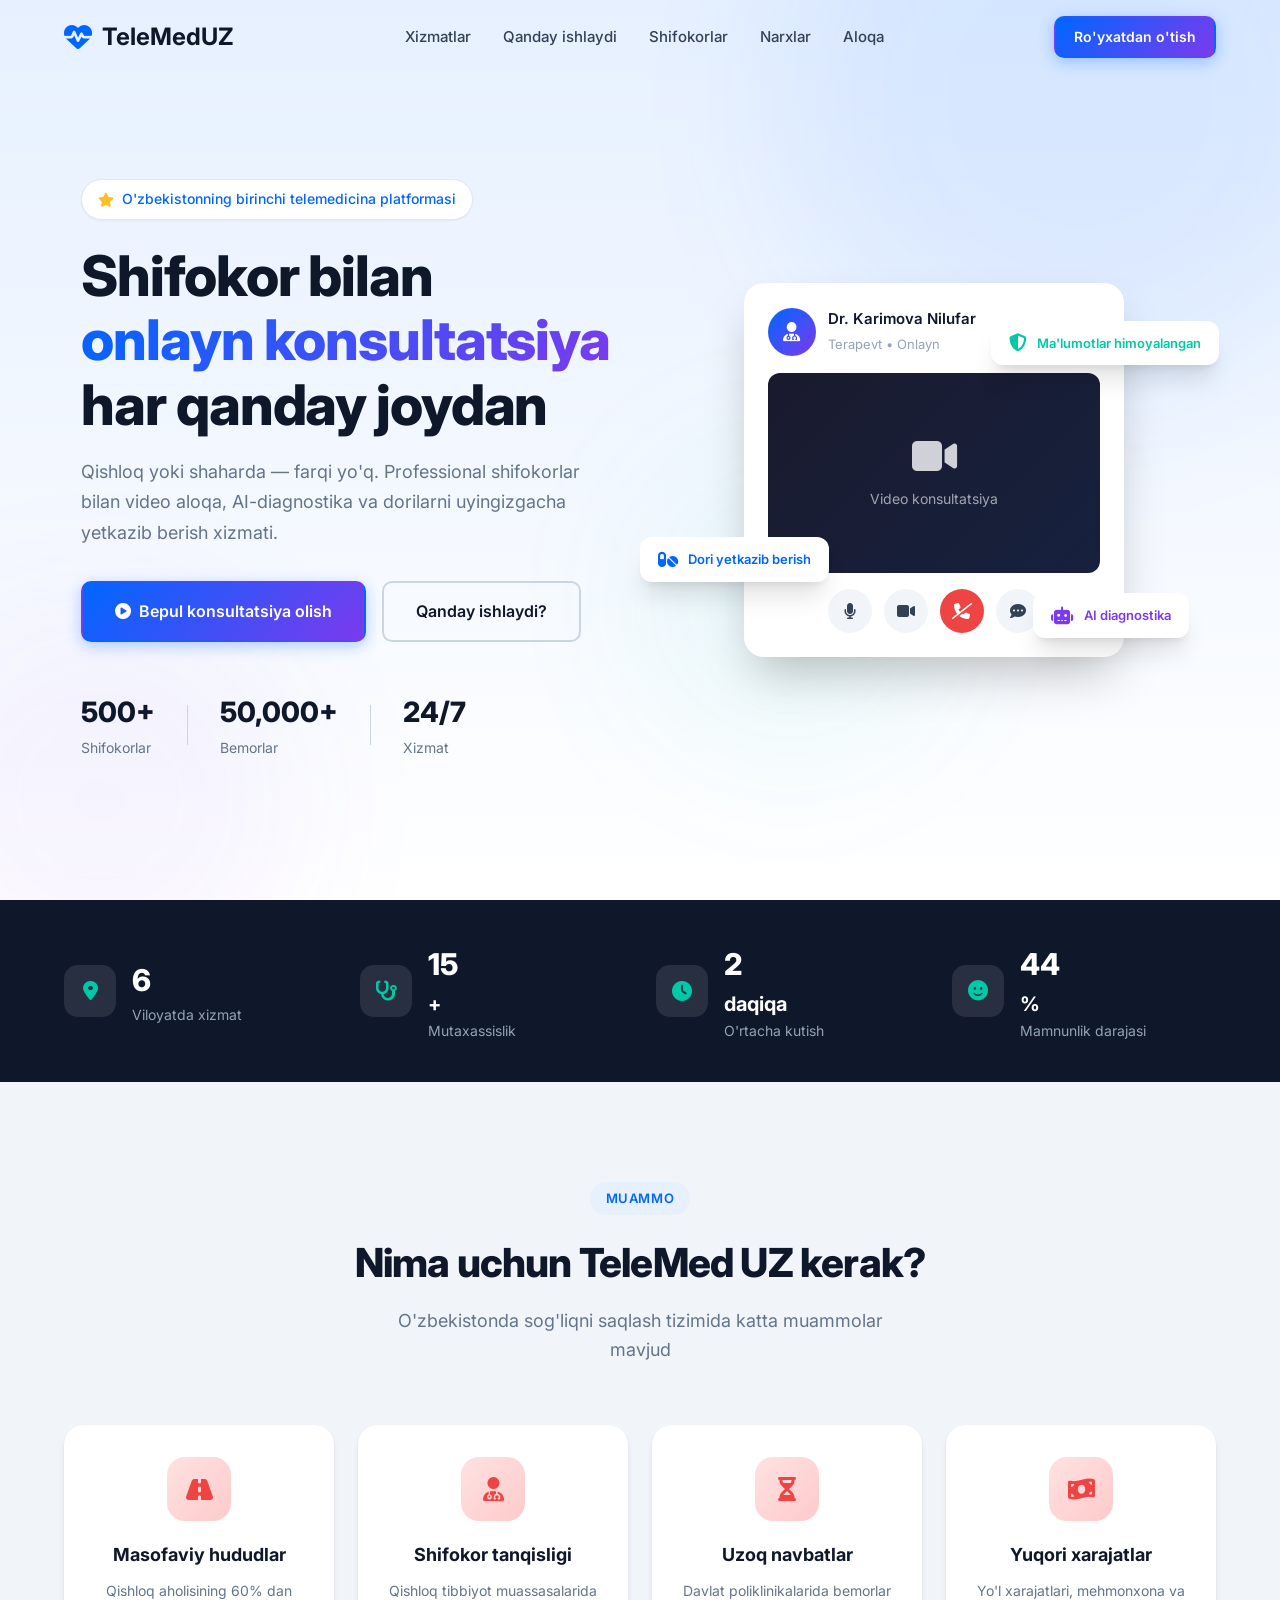
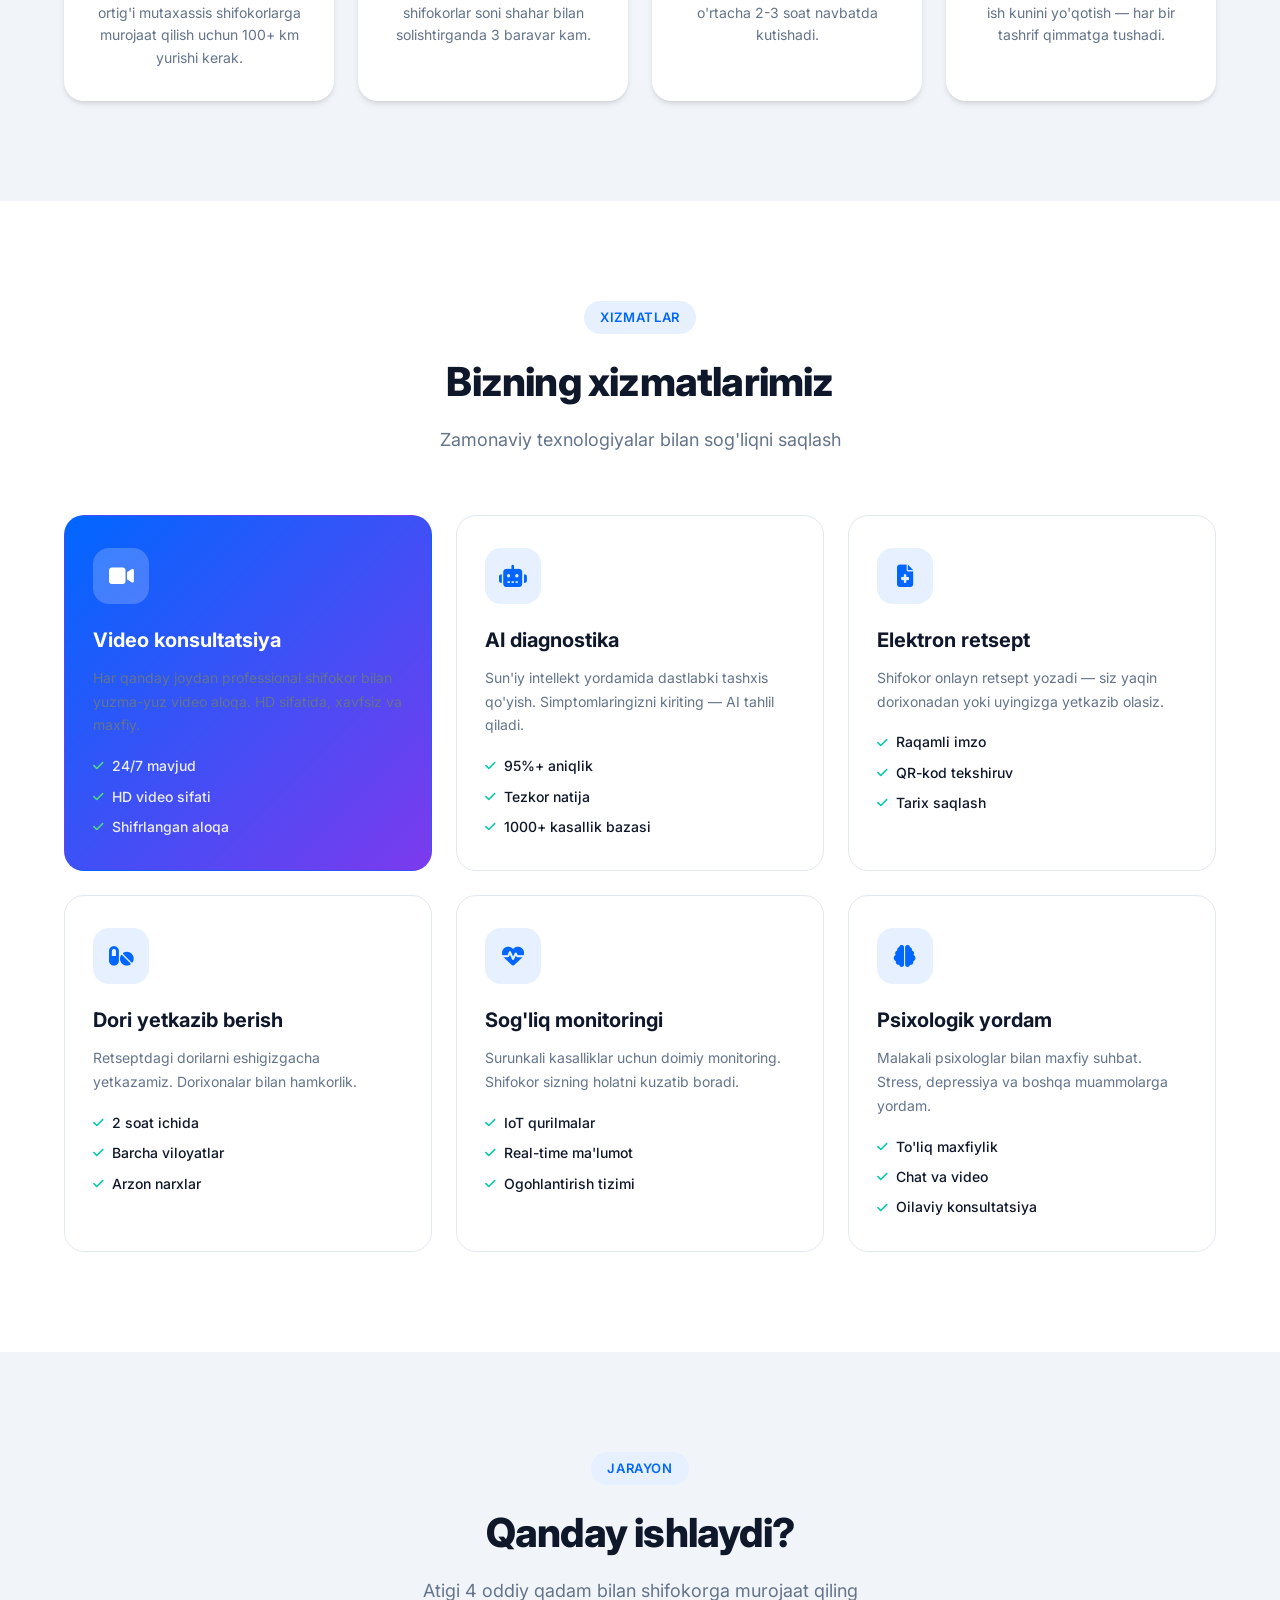
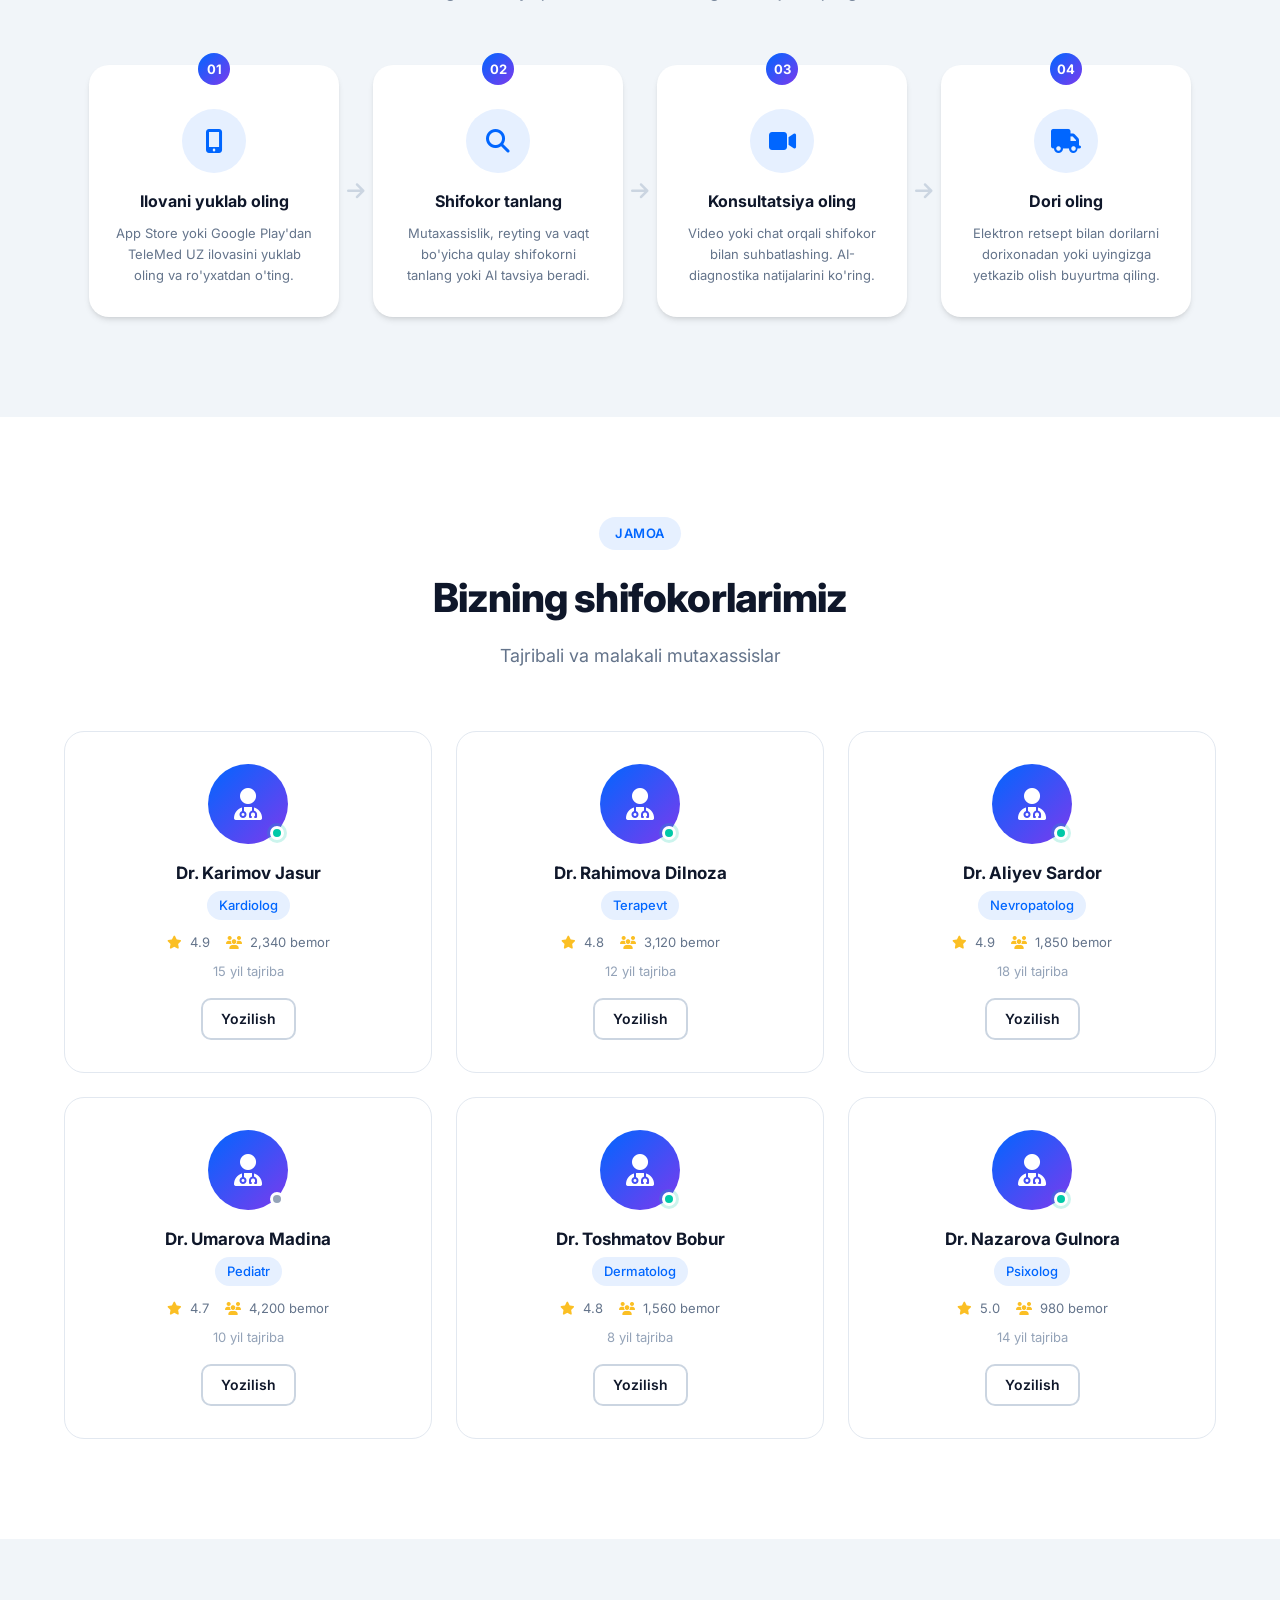
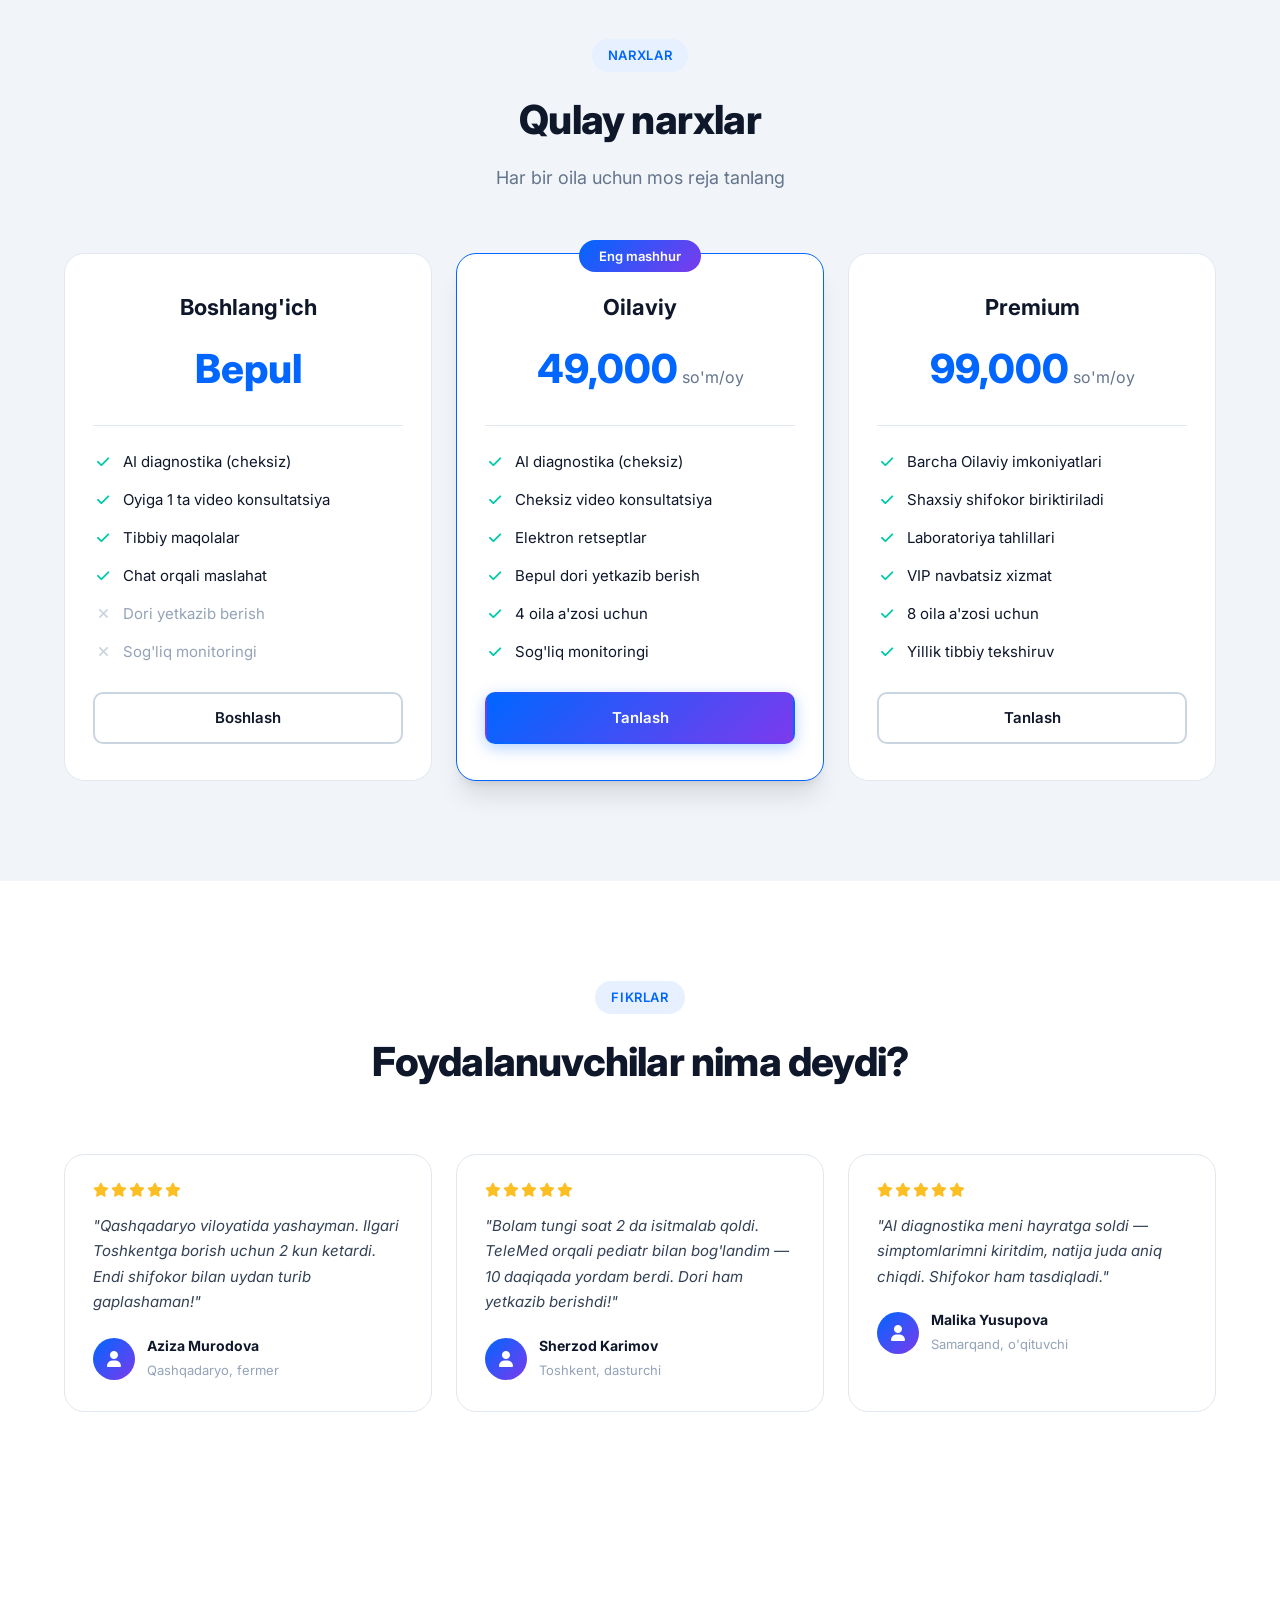
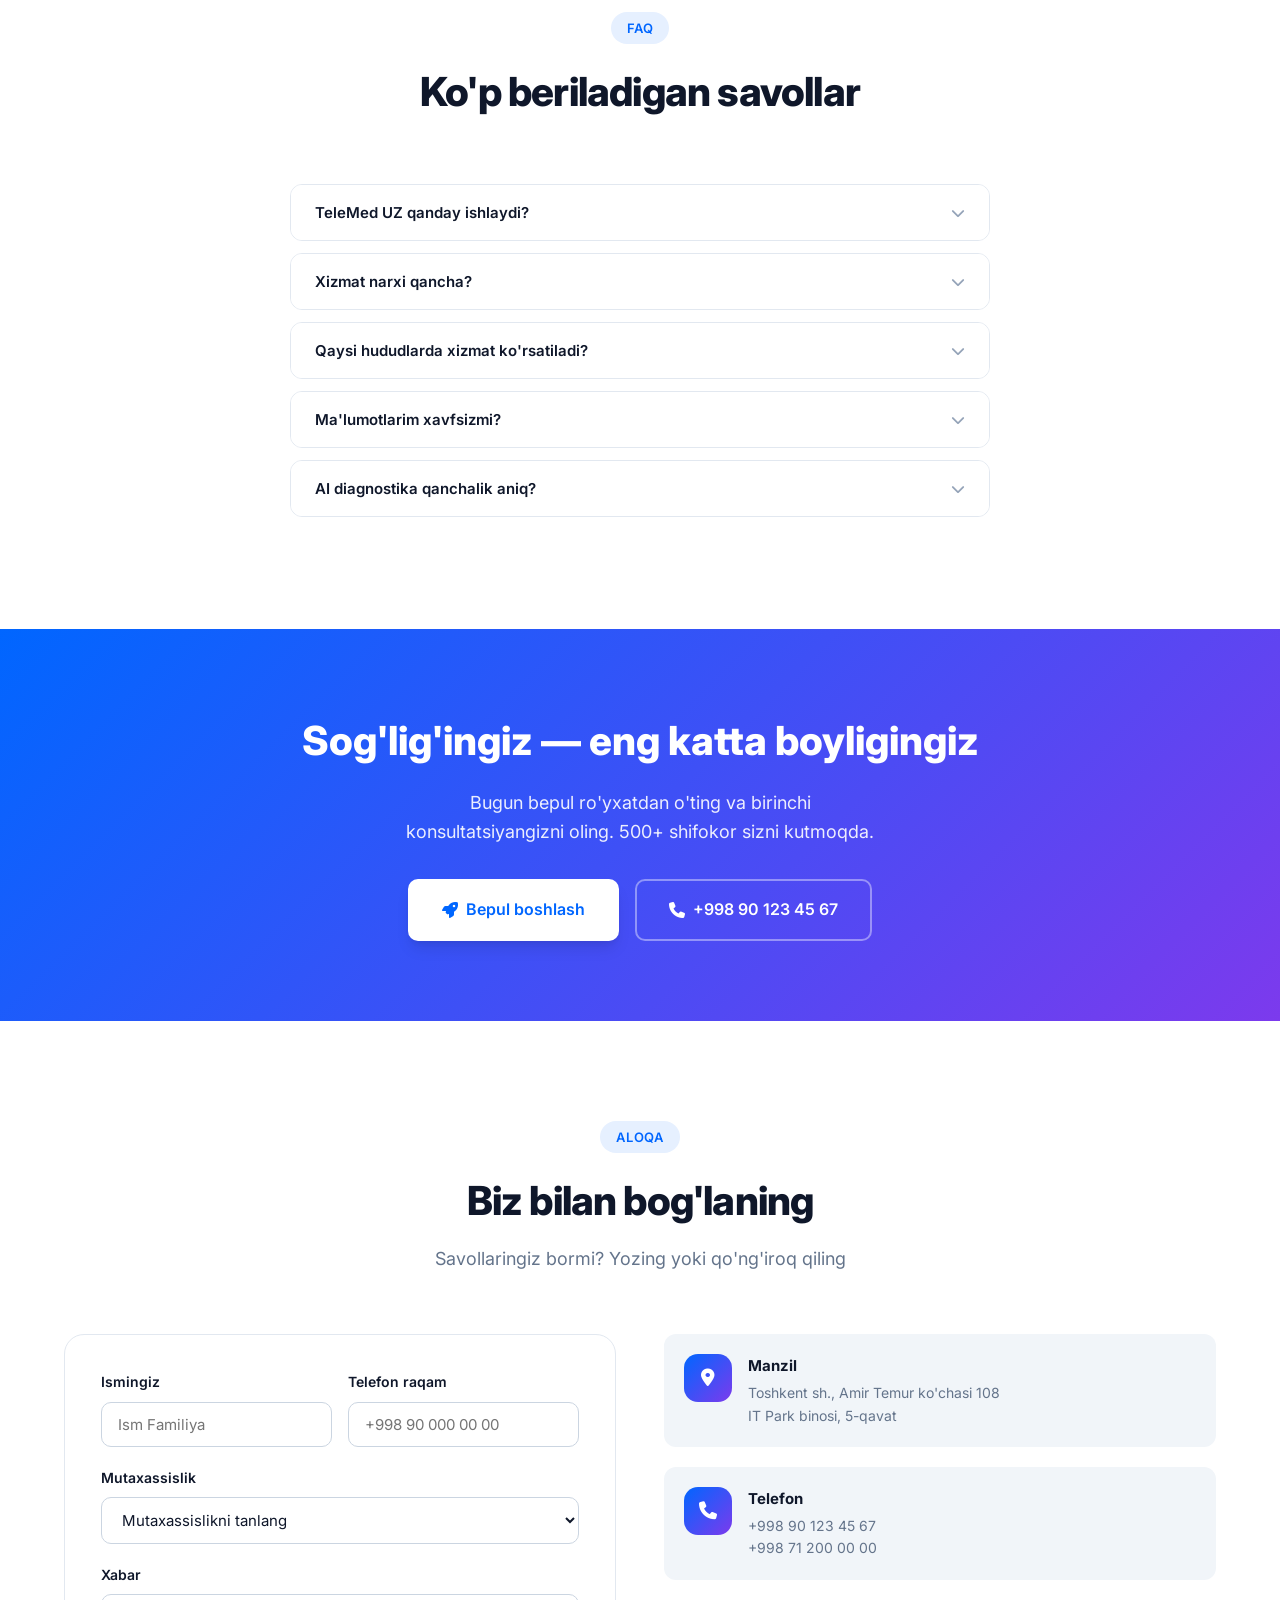
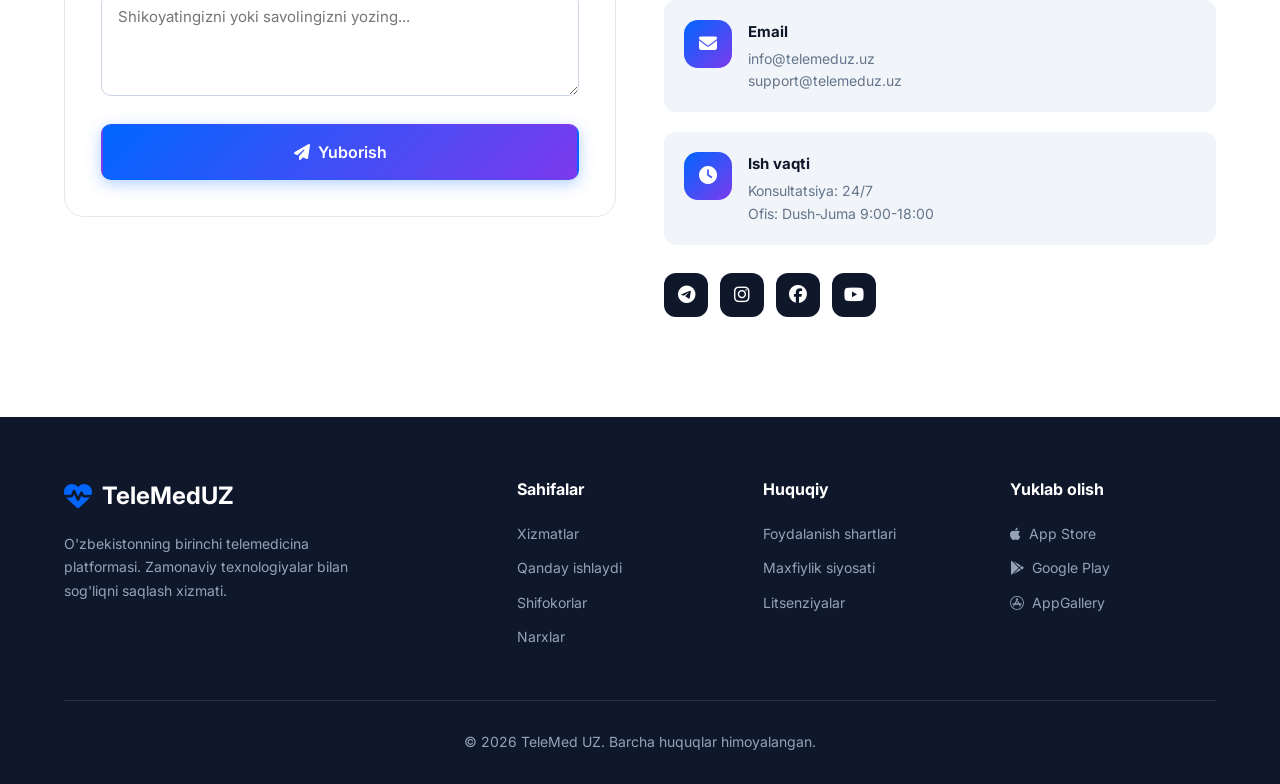
<file: index.html>
<!DOCTYPE html>
<html lang="uz">
<head>
    <meta charset="UTF-8">
    <meta name="viewport" content="width=device-width, initial-scale=1.0">
    <title>TeleMed UZ — Onlayn Tibbiy Xizmat</title>
    <link rel="preconnect" href="https://fonts.googleapis.com">
    <link href="https://fonts.googleapis.com/css2?family=Inter:wght@300;400;500;600;700;800;900&display=swap" rel="stylesheet">
    <link rel="stylesheet" href="https://cdnjs.cloudflare.com/ajax/libs/font-awesome/6.5.1/css/all.min.css">
    <link rel="stylesheet" href="style.css">
</head>
<body>

<!-- HEADER -->
<header class="header" id="header">
    <div class="container">
        <a href="#" class="logo">
            <i class="fas fa-heartbeat"></i>
            <span>TeleMed<strong>UZ</strong></span>
        </a>
        <nav class="nav" id="nav">
            <a href="#services" class="nav-link">Xizmatlar</a>
            <a href="#how-it-works" class="nav-link">Qanday ishlaydi</a>
            <a href="#doctors" class="nav-link">Shifokorlar</a>
            <a href="#pricing" class="nav-link">Narxlar</a>
            <a href="#contact" class="nav-link">Aloqa</a>
        </nav>
        <div class="header-actions">
            <a href="login.html" class="btn btn-primary btn-sm">Ro'yxatdan o'tish</a>
            <button class="mobile-toggle" id="mobileToggle" aria-label="Menyu">
                <span></span><span></span><span></span>
            </button>
        </div>
    </div>
</header>

<!-- HERO -->
<section class="hero">
    <div class="hero-bg">
        <div class="hero-shape hero-shape-1"></div>
        <div class="hero-shape hero-shape-2"></div>
        <div class="hero-shape hero-shape-3"></div>
    </div>
    <div class="container hero-content">
        <div class="hero-text">
            <div class="hero-badge">
                <i class="fas fa-star"></i>
                O'zbekistonning birinchi telemedicina platformasi
            </div>
            <h1>Shifokor bilan<br><span class="gradient-text">onlayn konsultatsiya</span><br>har qanday joydan</h1>
            <p class="hero-desc">Qishloq yoki shaharda — farqi yo'q. Professional shifokorlar bilan video aloqa, AI-diagnostika va dorilarni uyingizgacha yetkazib berish xizmati.</p>
            <div class="hero-buttons">
                <a href="#contact" class="btn btn-primary btn-lg">
                    <i class="fas fa-play-circle"></i>
                    Bepul konsultatsiya olish
                </a>
                <a href="#how-it-works" class="btn btn-outline btn-lg">
                    Qanday ishlaydi?
                </a>
            </div>
            <div class="hero-stats">
                <div class="hero-stat">
                    <strong>500+</strong>
                    <span>Shifokorlar</span>
                </div>
                <div class="hero-stat-divider"></div>
                <div class="hero-stat">
                    <strong>50,000+</strong>
                    <span>Bemorlar</span>
                </div>
                <div class="hero-stat-divider"></div>
                <div class="hero-stat">
                    <strong>24/7</strong>
                    <span>Xizmat</span>
                </div>
            </div>
        </div>
        <div class="hero-visual">
            <div class="hero-card">
                <div class="hero-card-header">
                    <div class="hero-card-avatar">
                        <i class="fas fa-user-md"></i>
                    </div>
                    <div>
                        <h4>Dr. Karimova Nilufar</h4>
                        <span>Terapevt &bull; Onlayn</span>
                    </div>
                    <div class="online-dot"></div>
                </div>
                <div class="hero-card-video">
                    <div class="video-placeholder">
                        <i class="fas fa-video"></i>
                        <span>Video konsultatsiya</span>
                    </div>
                </div>
                <div class="hero-card-actions">
                    <button class="card-action-btn mic"><i class="fas fa-microphone"></i></button>
                    <button class="card-action-btn camera"><i class="fas fa-video"></i></button>
                    <button class="card-action-btn end"><i class="fas fa-phone-slash"></i></button>
                    <button class="card-action-btn chat"><i class="fas fa-comment-dots"></i></button>
                </div>
            </div>
            <div class="floating-card floating-card-1">
                <i class="fas fa-shield-alt"></i>
                <span>Ma'lumotlar himoyalangan</span>
            </div>
            <div class="floating-card floating-card-2">
                <i class="fas fa-pills"></i>
                <span>Dori yetkazib berish</span>
            </div>
            <div class="floating-card floating-card-3">
                <i class="fas fa-robot"></i>
                <span>AI diagnostika</span>
            </div>
        </div>
    </div>
</section>

<!-- STATS BAR -->
<section class="stats-bar">
    <div class="container stats-grid">
        <div class="stat-item">
            <div class="stat-icon"><i class="fas fa-map-marker-alt"></i></div>
            <div>
                <strong class="counter" data-target="14">0</strong>
                <span>Viloyatda xizmat</span>
            </div>
        </div>
        <div class="stat-item">
            <div class="stat-icon"><i class="fas fa-stethoscope"></i></div>
            <div>
                <strong class="counter" data-target="35">0</strong><span class="stat-plus">+</span>
                <span>Mutaxassislik</span>
            </div>
        </div>
        <div class="stat-item">
            <div class="stat-icon"><i class="fas fa-clock"></i></div>
            <div>
                <strong class="counter" data-target="5">0</strong> <span class="stat-unit">daqiqa</span>
                <span>O'rtacha kutish</span>
            </div>
        </div>
        <div class="stat-item">
            <div class="stat-icon"><i class="fas fa-smile"></i></div>
            <div>
                <strong class="counter" data-target="98">0</strong><span class="stat-plus">%</span>
                <span>Mamnunlik darajasi</span>
            </div>
        </div>
    </div>
</section>

<!-- PROBLEM -->
<section class="section section-problem" id="problem">
    <div class="container">
        <div class="section-header">
            <span class="section-tag">Muammo</span>
            <h2>Nima uchun TeleMed UZ kerak?</h2>
            <p>O'zbekistonda sog'liqni saqlash tizimida katta muammolar mavjud</p>
        </div>
        <div class="problem-grid">
            <div class="problem-card">
                <div class="problem-icon"><i class="fas fa-road"></i></div>
                <h3>Masofaviy hududlar</h3>
                <p>Qishloq aholisining 60% dan ortig'i mutaxassis shifokorlarga murojaat qilish uchun 100+ km yurishi kerak.</p>
            </div>
            <div class="problem-card">
                <div class="problem-icon"><i class="fas fa-user-md"></i></div>
                <h3>Shifokor tanqisligi</h3>
                <p>Qishloq tibbiyot muassasalarida shifokorlar soni shahar bilan solishtirganda 3 baravar kam.</p>
            </div>
            <div class="problem-card">
                <div class="problem-icon"><i class="fas fa-hourglass-half"></i></div>
                <h3>Uzoq navbatlar</h3>
                <p>Davlat poliklinikalarida bemorlar o'rtacha 2-3 soat navbatda kutishadi.</p>
            </div>
            <div class="problem-card">
                <div class="problem-icon"><i class="fas fa-money-bill-wave"></i></div>
                <h3>Yuqori xarajatlar</h3>
                <p>Yo'l xarajatlari, mehmonxona va ish kunini yo'qotish — har bir tashrif qimmatga tushadi.</p>
            </div>
        </div>
    </div>
</section>

<!-- SERVICES -->
<section class="section section-services" id="services">
    <div class="container">
        <div class="section-header">
            <span class="section-tag">Xizmatlar</span>
            <h2>Bizning xizmatlarimiz</h2>
            <p>Zamonaviy texnologiyalar bilan sog'liqni saqlash</p>
        </div>
        <div class="services-grid">
            <div class="service-card service-card-featured">
                <div class="service-icon-wrap">
                    <i class="fas fa-video"></i>
                </div>
                <h3>Video konsultatsiya</h3>
                <p>Har qanday joydan professional shifokor bilan yuzma-yuz video aloqa. HD sifatida, xavfsiz va maxfiy.</p>
                <ul class="service-features">
                    <li><i class="fas fa-check"></i> 24/7 mavjud</li>
                    <li><i class="fas fa-check"></i> HD video sifati</li>
                    <li><i class="fas fa-check"></i> Shifrlangan aloqa</li>
                </ul>
            </div>
            <div class="service-card">
                <div class="service-icon-wrap">
                    <i class="fas fa-robot"></i>
                </div>
                <h3>AI diagnostika</h3>
                <p>Sun'iy intellekt yordamida dastlabki tashxis qo'yish. Simptomlaringizni kiriting — AI tahlil qiladi.</p>
                <ul class="service-features">
                    <li><i class="fas fa-check"></i> 95%+ aniqlik</li>
                    <li><i class="fas fa-check"></i> Tezkor natija</li>
                    <li><i class="fas fa-check"></i> 1000+ kasallik bazasi</li>
                </ul>
            </div>
            <div class="service-card">
                <div class="service-icon-wrap">
                    <i class="fas fa-file-medical"></i>
                </div>
                <h3>Elektron retsept</h3>
                <p>Shifokor onlayn retsept yozadi — siz yaqin dorixonadan yoki uyingizga yetkazib olasiz.</p>
                <ul class="service-features">
                    <li><i class="fas fa-check"></i> Raqamli imzo</li>
                    <li><i class="fas fa-check"></i> QR-kod tekshiruv</li>
                    <li><i class="fas fa-check"></i> Tarix saqlash</li>
                </ul>
            </div>
            <div class="service-card">
                <div class="service-icon-wrap">
                    <i class="fas fa-pills"></i>
                </div>
                <h3>Dori yetkazib berish</h3>
                <p>Retseptdagi dorilarni eshigizgacha yetkazamiz. Dorixonalar bilan hamkorlik.</p>
                <ul class="service-features">
                    <li><i class="fas fa-check"></i> 2 soat ichida</li>
                    <li><i class="fas fa-check"></i> Barcha viloyatlar</li>
                    <li><i class="fas fa-check"></i> Arzon narxlar</li>
                </ul>
            </div>
            <div class="service-card">
                <div class="service-icon-wrap">
                    <i class="fas fa-heartbeat"></i>
                </div>
                <h3>Sog'liq monitoringi</h3>
                <p>Surunkali kasalliklar uchun doimiy monitoring. Shifokor sizning holatni kuzatib boradi.</p>
                <ul class="service-features">
                    <li><i class="fas fa-check"></i> IoT qurilmalar</li>
                    <li><i class="fas fa-check"></i> Real-time ma'lumot</li>
                    <li><i class="fas fa-check"></i> Ogohlantirish tizimi</li>
                </ul>
            </div>
            <div class="service-card">
                <div class="service-icon-wrap">
                    <i class="fas fa-brain"></i>
                </div>
                <h3>Psixologik yordam</h3>
                <p>Malakali psixologlar bilan maxfiy suhbat. Stress, depressiya va boshqa muammolarga yordam.</p>
                <ul class="service-features">
                    <li><i class="fas fa-check"></i> To'liq maxfiylik</li>
                    <li><i class="fas fa-check"></i> Chat va video</li>
                    <li><i class="fas fa-check"></i> Oilaviy konsultatsiya</li>
                </ul>
            </div>
        </div>
    </div>
</section>

<!-- HOW IT WORKS -->
<section class="section section-how" id="how-it-works">
    <div class="container">
        <div class="section-header">
            <span class="section-tag">Jarayon</span>
            <h2>Qanday ishlaydi?</h2>
            <p>Atigi 4 oddiy qadam bilan shifokorga murojaat qiling</p>
        </div>
        <div class="steps-grid">
            <div class="step-card">
                <div class="step-number">01</div>
                <div class="step-icon"><i class="fas fa-mobile-alt"></i></div>
                <h3>Ilovani yuklab oling</h3>
                <p>App Store yoki Google Play'dan TeleMed UZ ilovasini yuklab oling va ro'yxatdan o'ting.</p>
            </div>
            <div class="step-connector">
                <i class="fas fa-arrow-right"></i>
            </div>
            <div class="step-card">
                <div class="step-number">02</div>
                <div class="step-icon"><i class="fas fa-search"></i></div>
                <h3>Shifokor tanlang</h3>
                <p>Mutaxassislik, reyting va vaqt bo'yicha qulay shifokorni tanlang yoki AI tavsiya beradi.</p>
            </div>
            <div class="step-connector">
                <i class="fas fa-arrow-right"></i>
            </div>
            <div class="step-card">
                <div class="step-number">03</div>
                <div class="step-icon"><i class="fas fa-video"></i></div>
                <h3>Konsultatsiya oling</h3>
                <p>Video yoki chat orqali shifokor bilan suhbatlashing. AI-diagnostika natijalarini ko'ring.</p>
            </div>
            <div class="step-connector">
                <i class="fas fa-arrow-right"></i>
            </div>
            <div class="step-card">
                <div class="step-number">04</div>
                <div class="step-icon"><i class="fas fa-truck"></i></div>
                <h3>Dori oling</h3>
                <p>Elektron retsept bilan dorilarni dorixonadan yoki uyingizga yetkazib olish buyurtma qiling.</p>
            </div>
        </div>
    </div>
</section>

<!-- DOCTORS -->
<section class="section section-doctors" id="doctors">
    <div class="container">
        <div class="section-header">
            <span class="section-tag">Jamoa</span>
            <h2>Bizning shifokorlarimiz</h2>
            <p>Tajribali va malakali mutaxassislar</p>
        </div>
        <div class="doctors-grid">
            <div class="doctor-card">
                <div class="doctor-avatar">
                    <i class="fas fa-user-md"></i>
                    <div class="doctor-status online"></div>
                </div>
                <h3>Dr. Karimov Jasur</h3>
                <span class="doctor-specialty">Kardiolog</span>
                <div class="doctor-info">
                    <span><i class="fas fa-star"></i> 4.9</span>
                    <span><i class="fas fa-users"></i> 2,340 bemor</span>
                </div>
                <span class="doctor-exp">15 yil tajriba</span>
                <a href="#contact" class="btn btn-outline btn-sm">Yozilish</a>
            </div>
            <div class="doctor-card">
                <div class="doctor-avatar">
                    <i class="fas fa-user-md"></i>
                    <div class="doctor-status online"></div>
                </div>
                <h3>Dr. Rahimova Dilnoza</h3>
                <span class="doctor-specialty">Terapevt</span>
                <div class="doctor-info">
                    <span><i class="fas fa-star"></i> 4.8</span>
                    <span><i class="fas fa-users"></i> 3,120 bemor</span>
                </div>
                <span class="doctor-exp">12 yil tajriba</span>
                <a href="#contact" class="btn btn-outline btn-sm">Yozilish</a>
            </div>
            <div class="doctor-card">
                <div class="doctor-avatar">
                    <i class="fas fa-user-md"></i>
                    <div class="doctor-status online"></div>
                </div>
                <h3>Dr. Aliyev Sardor</h3>
                <span class="doctor-specialty">Nevropatolog</span>
                <div class="doctor-info">
                    <span><i class="fas fa-star"></i> 4.9</span>
                    <span><i class="fas fa-users"></i> 1,850 bemor</span>
                </div>
                <span class="doctor-exp">18 yil tajriba</span>
                <a href="#contact" class="btn btn-outline btn-sm">Yozilish</a>
            </div>
            <div class="doctor-card">
                <div class="doctor-avatar">
                    <i class="fas fa-user-md"></i>
                    <div class="doctor-status"></div>
                </div>
                <h3>Dr. Umarova Madina</h3>
                <span class="doctor-specialty">Pediatr</span>
                <div class="doctor-info">
                    <span><i class="fas fa-star"></i> 4.7</span>
                    <span><i class="fas fa-users"></i> 4,200 bemor</span>
                </div>
                <span class="doctor-exp">10 yil tajriba</span>
                <a href="#contact" class="btn btn-outline btn-sm">Yozilish</a>
            </div>
            <div class="doctor-card">
                <div class="doctor-avatar">
                    <i class="fas fa-user-md"></i>
                    <div class="doctor-status online"></div>
                </div>
                <h3>Dr. Toshmatov Bobur</h3>
                <span class="doctor-specialty">Dermatolog</span>
                <div class="doctor-info">
                    <span><i class="fas fa-star"></i> 4.8</span>
                    <span><i class="fas fa-users"></i> 1,560 bemor</span>
                </div>
                <span class="doctor-exp">8 yil tajriba</span>
                <a href="#contact" class="btn btn-outline btn-sm">Yozilish</a>
            </div>
            <div class="doctor-card">
                <div class="doctor-avatar">
                    <i class="fas fa-user-md"></i>
                    <div class="doctor-status online"></div>
                </div>
                <h3>Dr. Nazarova Gulnora</h3>
                <span class="doctor-specialty">Psixolog</span>
                <div class="doctor-info">
                    <span><i class="fas fa-star"></i> 5.0</span>
                    <span><i class="fas fa-users"></i> 980 bemor</span>
                </div>
                <span class="doctor-exp">14 yil tajriba</span>
                <a href="#contact" class="btn btn-outline btn-sm">Yozilish</a>
            </div>
        </div>
    </div>
</section>

<!-- PRICING -->
<section class="section section-pricing" id="pricing">
    <div class="container">
        <div class="section-header">
            <span class="section-tag">Narxlar</span>
            <h2>Qulay narxlar</h2>
            <p>Har bir oila uchun mos reja tanlang</p>
        </div>
        <div class="pricing-grid">
            <div class="pricing-card">
                <div class="pricing-header">
                    <h3>Boshlang'ich</h3>
                    <div class="pricing-price">
                        <span class="price-amount">Bepul</span>
                    </div>
                </div>
                <ul class="pricing-features">
                    <li><i class="fas fa-check"></i> AI diagnostika (cheksiz)</li>
                    <li><i class="fas fa-check"></i> Oyiga 1 ta video konsultatsiya</li>
                    <li><i class="fas fa-check"></i> Tibbiy maqolalar</li>
                    <li><i class="fas fa-check"></i> Chat orqali maslahat</li>
                    <li class="disabled"><i class="fas fa-times"></i> Dori yetkazib berish</li>
                    <li class="disabled"><i class="fas fa-times"></i> Sog'liq monitoringi</li>
                </ul>
                <a href="#contact" class="btn btn-outline btn-block">Boshlash</a>
            </div>
            <div class="pricing-card pricing-featured">
                <div class="pricing-badge">Eng mashhur</div>
                <div class="pricing-header">
                    <h3>Oilaviy</h3>
                    <div class="pricing-price">
                        <span class="price-amount">49,000</span>
                        <span class="price-period">so'm/oy</span>
                    </div>
                </div>
                <ul class="pricing-features">
                    <li><i class="fas fa-check"></i> AI diagnostika (cheksiz)</li>
                    <li><i class="fas fa-check"></i> Cheksiz video konsultatsiya</li>
                    <li><i class="fas fa-check"></i> Elektron retseptlar</li>
                    <li><i class="fas fa-check"></i> Bepul dori yetkazib berish</li>
                    <li><i class="fas fa-check"></i> 4 oila a'zosi uchun</li>
                    <li><i class="fas fa-check"></i> Sog'liq monitoringi</li>
                </ul>
                <a href="#contact" class="btn btn-primary btn-block">Tanlash</a>
            </div>
            <div class="pricing-card">
                <div class="pricing-header">
                    <h3>Premium</h3>
                    <div class="pricing-price">
                        <span class="price-amount">99,000</span>
                        <span class="price-period">so'm/oy</span>
                    </div>
                </div>
                <ul class="pricing-features">
                    <li><i class="fas fa-check"></i> Barcha Oilaviy imkoniyatlari</li>
                    <li><i class="fas fa-check"></i> Shaxsiy shifokor biriktiriladi</li>
                    <li><i class="fas fa-check"></i> Laboratoriya tahlillari</li>
                    <li><i class="fas fa-check"></i> VIP navbatsiz xizmat</li>
                    <li><i class="fas fa-check"></i> 8 oila a'zosi uchun</li>
                    <li><i class="fas fa-check"></i> Yillik tibbiy tekshiruv</li>
                </ul>
                <a href="#contact" class="btn btn-outline btn-block">Tanlash</a>
            </div>
        </div>
    </div>
</section>

<!-- TESTIMONIALS -->
<section class="section section-testimonials">
    <div class="container">
        <div class="section-header">
            <span class="section-tag">Fikrlar</span>
            <h2>Foydalanuvchilar nima deydi?</h2>
        </div>
        <div class="testimonials-grid">
            <div class="testimonial-card">
                <div class="testimonial-stars">
                    <i class="fas fa-star"></i><i class="fas fa-star"></i><i class="fas fa-star"></i><i class="fas fa-star"></i><i class="fas fa-star"></i>
                </div>
                <p>"Qashqadaryo viloyatida yashayman. Ilgari Toshkentga borish uchun 2 kun ketardi. Endi shifokor bilan uydan turib gaplashaman!"</p>
                <div class="testimonial-author">
                    <div class="testimonial-avatar"><i class="fas fa-user"></i></div>
                    <div>
                        <strong>Aziza Murodova</strong>
                        <span>Qashqadaryo, fermer</span>
                    </div>
                </div>
            </div>
            <div class="testimonial-card">
                <div class="testimonial-stars">
                    <i class="fas fa-star"></i><i class="fas fa-star"></i><i class="fas fa-star"></i><i class="fas fa-star"></i><i class="fas fa-star"></i>
                </div>
                <p>"Bolam tungi soat 2 da isitmalab qoldi. TeleMed orqali pediatr bilan bog'landim — 10 daqiqada yordam berdi. Dori ham yetkazib berishdi!"</p>
                <div class="testimonial-author">
                    <div class="testimonial-avatar"><i class="fas fa-user"></i></div>
                    <div>
                        <strong>Sherzod Karimov</strong>
                        <span>Toshkent, dasturchi</span>
                    </div>
                </div>
            </div>
            <div class="testimonial-card">
                <div class="testimonial-stars">
                    <i class="fas fa-star"></i><i class="fas fa-star"></i><i class="fas fa-star"></i><i class="fas fa-star"></i><i class="fas fa-star"></i>
                </div>
                <p>"AI diagnostika meni hayratga soldi — simptomlarimni kiritdim, natija juda aniq chiqdi. Shifokor ham tasdiqladi."</p>
                <div class="testimonial-author">
                    <div class="testimonial-avatar"><i class="fas fa-user"></i></div>
                    <div>
                        <strong>Malika Yusupova</strong>
                        <span>Samarqand, o'qituvchi</span>
                    </div>
                </div>
            </div>
        </div>
    </div>
</section>

<!-- FAQ -->
<section class="section section-faq">
    <div class="container">
        <div class="section-header">
            <span class="section-tag">FAQ</span>
            <h2>Ko'p beriladigan savollar</h2>
        </div>
        <div class="faq-list">
            <div class="faq-item">
                <button class="faq-question">
                    <span>TeleMed UZ qanday ishlaydi?</span>
                    <i class="fas fa-chevron-down"></i>
                </button>
                <div class="faq-answer">
                    <p>Ilovamizni yuklab oling, ro'yxatdan o'ting, kerakli mutaxassisni tanlang va video yoki chat orqali konsultatsiya oling. Shifokor kerak bo'lsa retsept yozadi, biz dorilarni yetkazib beramiz.</p>
                </div>
            </div>
            <div class="faq-item">
                <button class="faq-question">
                    <span>Xizmat narxi qancha?</span>
                    <i class="fas fa-chevron-down"></i>
                </button>
                <div class="faq-answer">
                    <p>Bepul rejadan boshlashingiz mumkin — oyiga 1 ta konsultatsiya va cheksiz AI diagnostika. Oilaviy reja oyiga atigi 49,000 so'm — cheksiz konsultatsiya va bepul dori yetkazib berish bilan.</p>
                </div>
            </div>
            <div class="faq-item">
                <button class="faq-question">
                    <span>Qaysi hududlarda xizmat ko'rsatiladi?</span>
                    <i class="fas fa-chevron-down"></i>
                </button>
                <div class="faq-answer">
                    <p>Video konsultatsiya — butun O'zbekiston bo'ylab. Dori yetkazib berish — hozirda 14 ta viloyatda, har oy kengaymoqda.</p>
                </div>
            </div>
            <div class="faq-item">
                <button class="faq-question">
                    <span>Ma'lumotlarim xavfsizmi?</span>
                    <i class="fas fa-chevron-down"></i>
                </button>
                <div class="faq-answer">
                    <p>Ha, barcha ma'lumotlar AES-256 shifrlash bilan himoyalangan. Biz O'zbekiston "Shaxsiy ma'lumotlar to'g'risida"gi qonunga to'liq rioya qilamiz.</p>
                </div>
            </div>
            <div class="faq-item">
                <button class="faq-question">
                    <span>AI diagnostika qanchalik aniq?</span>
                    <i class="fas fa-chevron-down"></i>
                </button>
                <div class="faq-answer">
                    <p>AI tizimimiz 95%+ aniqlikka ega. Lekin bu dastlabki tashxis — yakuniy qaror har doim shifokor tomonidan qo'yiladi. AI shifokorni almashtirish uchun emas, unga yordam berish uchun ishlaydi.</p>
                </div>
            </div>
        </div>
    </div>
</section>

<!-- CTA -->
<section class="section section-cta">
    <div class="container">
        <div class="cta-content">
            <h2>Sog'lig'ingiz — eng katta boyligingiz</h2>
            <p>Bugun bepul ro'yxatdan o'ting va birinchi konsultatsiyangizni oling. 500+ shifokor sizni kutmoqda.</p>
            <div class="cta-buttons">
                <a href="#contact" class="btn btn-white btn-lg">
                    <i class="fas fa-rocket"></i>
                    Bepul boshlash
                </a>
                <a href="tel:+998901234567" class="btn btn-outline-white btn-lg">
                    <i class="fas fa-phone"></i>
                    +998 90 123 45 67
                </a>
            </div>
        </div>
    </div>
</section>

<!-- CONTACT -->
<section class="section section-contact" id="contact">
    <div class="container">
        <div class="section-header">
            <span class="section-tag">Aloqa</span>
            <h2>Biz bilan bog'laning</h2>
            <p>Savollaringiz bormi? Yozing yoki qo'ng'iroq qiling</p>
        </div>
        <div class="contact-grid">
            <div class="contact-form-wrap">
                <form class="contact-form" id="contactForm">
                    <div class="form-row">
                        <div class="form-group">
                            <label>Ismingiz</label>
                            <input type="text" placeholder="Ism Familiya" required>
                        </div>
                        <div class="form-group">
                            <label>Telefon raqam</label>
                            <input type="tel" placeholder="+998 90 000 00 00" required>
                        </div>
                    </div>
                    <div class="form-group">
                        <label>Mutaxassislik</label>
                        <select>
                            <option value="">Mutaxassislikni tanlang</option>
                            <option>Terapevt</option>
                            <option>Kardiolog</option>
                            <option>Nevropatolog</option>
                            <option>Pediatr</option>
                            <option>Dermatolog</option>
                            <option>Psixolog</option>
                            <option>Ginekolog</option>
                            <option>Urolog</option>
                            <option>Boshqa</option>
                        </select>
                    </div>
                    <div class="form-group">
                        <label>Xabar</label>
                        <textarea placeholder="Shikoyatingizni yoki savolingizni yozing..." rows="4"></textarea>
                    </div>
                    <button type="submit" class="btn btn-primary btn-lg btn-block">
                        <i class="fas fa-paper-plane"></i>
                        Yuborish
                    </button>
                </form>
            </div>
            <div class="contact-info">
                <div class="contact-info-card">
                    <div class="contact-info-icon"><i class="fas fa-map-marker-alt"></i></div>
                    <div>
                        <h4>Manzil</h4>
                        <p>Toshkent sh., Amir Temur ko'chasi 108<br>IT Park binosi, 5-qavat</p>
                    </div>
                </div>
                <div class="contact-info-card">
                    <div class="contact-info-icon"><i class="fas fa-phone"></i></div>
                    <div>
                        <h4>Telefon</h4>
                        <p>+998 90 123 45 67<br>+998 71 200 00 00</p>
                    </div>
                </div>
                <div class="contact-info-card">
                    <div class="contact-info-icon"><i class="fas fa-envelope"></i></div>
                    <div>
                        <h4>Email</h4>
                        <p>info@telemeduz.uz<br>support@telemeduz.uz</p>
                    </div>
                </div>
                <div class="contact-info-card">
                    <div class="contact-info-icon"><i class="fas fa-clock"></i></div>
                    <div>
                        <h4>Ish vaqti</h4>
                        <p>Konsultatsiya: 24/7<br>Ofis: Dush-Juma 9:00-18:00</p>
                    </div>
                </div>
                <div class="contact-socials">
                    <a href="#" class="social-link"><i class="fab fa-telegram"></i></a>
                    <a href="#" class="social-link"><i class="fab fa-instagram"></i></a>
                    <a href="#" class="social-link"><i class="fab fa-facebook"></i></a>
                    <a href="#" class="social-link"><i class="fab fa-youtube"></i></a>
                </div>
            </div>
        </div>
    </div>
</section>

<!-- FOOTER -->
<footer class="footer">
    <div class="container">
        <div class="footer-grid">
            <div class="footer-about">
                <a href="#" class="logo">
                    <i class="fas fa-heartbeat"></i>
                    <span>TeleMed<strong>UZ</strong></span>
                </a>
                <p>O'zbekistonning birinchi telemedicina platformasi. Zamonaviy texnologiyalar bilan sog'liqni saqlash xizmati.</p>
            </div>
            <div class="footer-links">
                <h4>Sahifalar</h4>
                <a href="#services">Xizmatlar</a>
                <a href="#how-it-works">Qanday ishlaydi</a>
                <a href="#doctors">Shifokorlar</a>
                <a href="#pricing">Narxlar</a>
            </div>
            <div class="footer-links">
                <h4>Huquqiy</h4>
                <a href="#">Foydalanish shartlari</a>
                <a href="#">Maxfiylik siyosati</a>
                <a href="#">Litsenziyalar</a>
            </div>
            <div class="footer-links">
                <h4>Yuklab olish</h4>
                <a href="#"><i class="fab fa-apple"></i> App Store</a>
                <a href="#"><i class="fab fa-google-play"></i> Google Play</a>
                <a href="#"><i class="fab fa-app-store"></i> AppGallery</a>
            </div>
        </div>
        <div class="footer-bottom">
            <p>&copy; 2026 TeleMed UZ. Barcha huquqlar himoyalangan.</p>
        </div>
    </div>
</footer>

<!-- SUCCESS MODAL -->
<div class="modal" id="successModal">
    <div class="modal-content">
        <div class="modal-icon"><i class="fas fa-check-circle"></i></div>
        <h3>Muvaffaqiyatli yuborildi!</h3>
        <p>Tez orada siz bilan bog'lanamiz. Rahmat!</p>
        <button class="btn btn-primary" onclick="document.getElementById('successModal').classList.remove('active')">Yopish</button>
    </div>
</div>

<script src="script.js"></script>
</body>
</html>
</file>
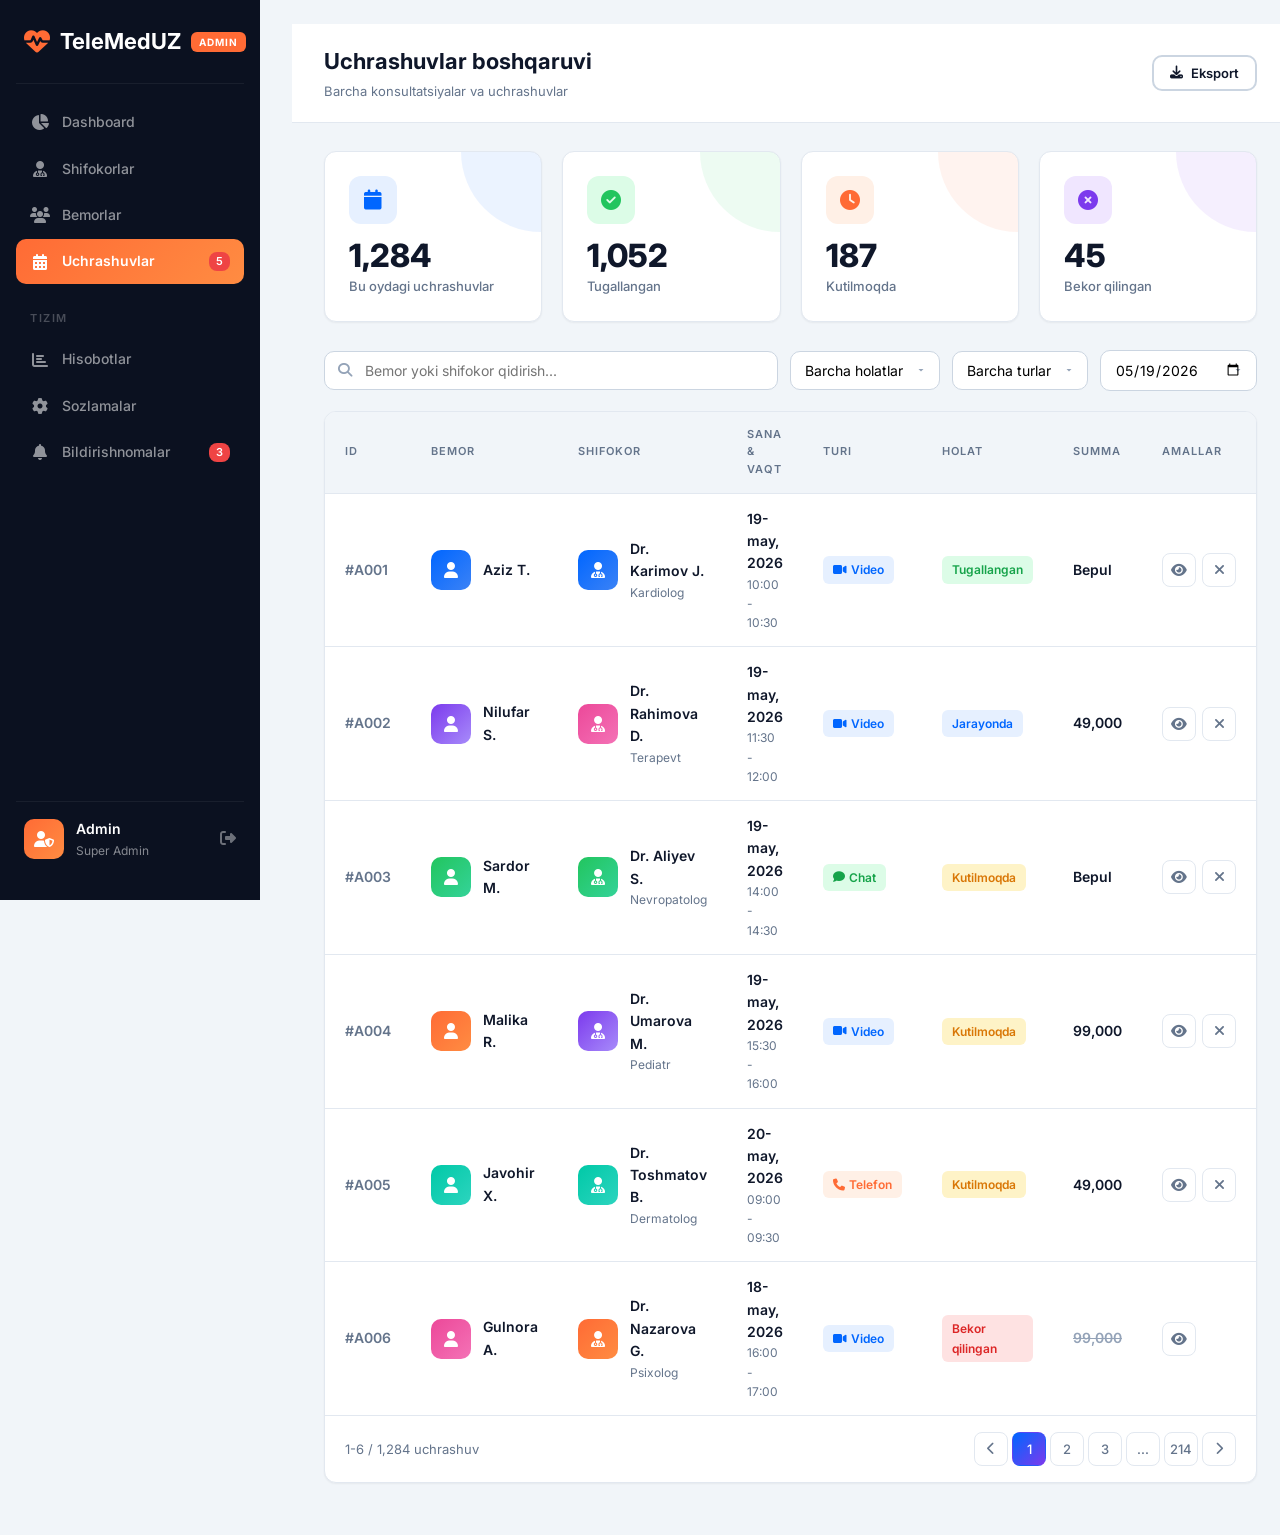
<file: admin-appointments.html>
<!DOCTYPE html>
<html lang="uz">
<head>
    <meta charset="UTF-8">
    <meta name="viewport" content="width=device-width, initial-scale=1.0">
    <title>Uchrashuvlar boshqaruvi — TeleMed UZ Admin</title>
    <link href="https://fonts.googleapis.com/css2?family=Inter:wght@300;400;500;600;700;800&display=swap" rel="stylesheet">
    <link rel="stylesheet" href="https://cdnjs.cloudflare.com/ajax/libs/font-awesome/6.5.1/css/all.min.css">
    <link rel="stylesheet" href="app.css">
    <link rel="stylesheet" href="admin.css">
</head>
<body>
<div class="app-layout">
    <aside class="admin-sidebar" id="sidebar">
        <div class="sidebar-logo"><i class="fas fa-heartbeat"></i><span>TeleMed<strong>UZ</strong></span><span class="admin-badge">ADMIN</span></div>
        <nav class="sidebar-nav">
            <a href="admin-dashboard.html" class="sidebar-link"><i class="fas fa-chart-pie"></i> Dashboard</a>
            <a href="admin-doctors.html" class="sidebar-link"><i class="fas fa-user-md"></i> Shifokorlar</a>
            <a href="admin-patients.html" class="sidebar-link"><i class="fas fa-users"></i> Bemorlar</a>
            <a href="admin-appointments.html" class="sidebar-link active"><i class="fas fa-calendar-alt"></i> Uchrashuvlar <span class="sidebar-badge">5</span></a>
            <div class="sidebar-section">Tizim</div>
            <a href="#" class="sidebar-link"><i class="fas fa-chart-bar"></i> Hisobotlar</a>
            <a href="#" class="sidebar-link"><i class="fas fa-cog"></i> Sozlamalar</a>
            <a href="#" class="sidebar-link"><i class="fas fa-bell"></i> Bildirishnomalar <span class="sidebar-badge">3</span></a>
        </nav>
        <div class="sidebar-user">
            <div class="sidebar-user-avatar"><i class="fas fa-user-shield"></i></div>
            <div class="sidebar-user-info"><div class="sidebar-user-name">Admin</div><div class="sidebar-user-role">Super Admin</div></div>
            <a href="admin-login.html" style="color:rgba(255,255,255,0.4);font-size:16px;"><i class="fas fa-sign-out-alt"></i></a>
        </div>
    </aside>
    <div class="sidebar-overlay" id="sidebarOverlay"></div>
    <button class="mobile-menu-btn" id="mobileMenuBtn"><i class="fas fa-bars"></i></button>

    <main class="main-content">
        <div class="admin-topbar">
            <div><h1>Uchrashuvlar boshqaruvi</h1><p>Barcha konsultatsiyalar va uchrashuvlar</p></div>
            <div class="admin-topbar-actions">
                <button class="btn btn-sm btn-outline"><i class="fas fa-download"></i> Eksport</button>
            </div>
        </div>

        <div style="padding: 28px 32px;">
            <!-- Stats -->
            <div class="admin-stats">
                <div class="admin-stat-card stat-blue">
                    <div class="admin-stat-icon"><i class="fas fa-calendar"></i></div>
                    <div class="admin-stat-value">1,284</div>
                    <div class="admin-stat-label">Bu oydagi uchrashuvlar</div>
                </div>
                <div class="admin-stat-card stat-green">
                    <div class="admin-stat-icon"><i class="fas fa-check-circle"></i></div>
                    <div class="admin-stat-value">1,052</div>
                    <div class="admin-stat-label">Tugallangan</div>
                </div>
                <div class="admin-stat-card stat-orange">
                    <div class="admin-stat-icon"><i class="fas fa-clock"></i></div>
                    <div class="admin-stat-value">187</div>
                    <div class="admin-stat-label">Kutilmoqda</div>
                </div>
                <div class="admin-stat-card stat-purple">
                    <div class="admin-stat-icon"><i class="fas fa-times-circle"></i></div>
                    <div class="admin-stat-value">45</div>
                    <div class="admin-stat-label">Bekor qilingan</div>
                </div>
            </div>

            <!-- Filters -->
            <div class="admin-filters">
                <div class="admin-search">
                    <i class="fas fa-search"></i>
                    <input type="text" placeholder="Bemor yoki shifokor qidirish..." id="searchInput">
                </div>
                <select class="admin-filter-select" id="statusFilter">
                    <option value="all">Barcha holatlar</option>
                    <option>Tugallangan</option>
                    <option>Jarayonda</option>
                    <option>Kutilmoqda</option>
                    <option>Bekor qilingan</option>
                </select>
                <select class="admin-filter-select">
                    <option>Barcha turlar</option>
                    <option>Video</option>
                    <option>Chat</option>
                    <option>Telefon</option>
                </select>
                <input type="date" class="admin-filter-select" value="2026-05-19" style="padding:10px 14px;">
            </div>

            <!-- Table -->
            <div class="admin-card">
                <div class="admin-card-body no-padding">
                    <table class="admin-table" id="appointmentsTable">
                        <thead>
                            <tr>
                                <th>ID</th>
                                <th>Bemor</th>
                                <th>Shifokor</th>
                                <th>Sana & Vaqt</th>
                                <th>Turi</th>
                                <th>Holat</th>
                                <th>Summa</th>
                                <th>Amallar</th>
                            </tr>
                        </thead>
                        <tbody>
                            <tr>
                                <td style="font-weight:600;color:var(--gray-2);">#A001</td>
                                <td><div class="table-user"><div class="table-avatar blue"><i class="fas fa-user"></i></div><div><div class="table-user-name">Aziz T.</div></div></div></td>
                                <td><div class="table-user"><div class="table-avatar blue"><i class="fas fa-user-md"></i></div><div><div class="table-user-name">Dr. Karimov J.</div><div class="table-user-sub">Kardiolog</div></div></div></td>
                                <td><div class="table-user-name">19-may, 2026</div><div class="table-user-sub">10:00 - 10:30</div></td>
                                <td><span class="badge badge-blue"><i class="fas fa-video"></i> Video</span></td>
                                <td><span class="badge badge-green">Tugallangan</span></td>
                                <td style="font-weight:600;">Bepul</td>
                                <td><div class="table-actions"><button class="table-action-btn"><i class="fas fa-eye"></i></button><button class="table-action-btn danger"><i class="fas fa-times"></i></button></div></td>
                            </tr>
                            <tr>
                                <td style="font-weight:600;color:var(--gray-2);">#A002</td>
                                <td><div class="table-user"><div class="table-avatar purple"><i class="fas fa-user"></i></div><div><div class="table-user-name">Nilufar S.</div></div></div></td>
                                <td><div class="table-user"><div class="table-avatar pink"><i class="fas fa-user-md"></i></div><div><div class="table-user-name">Dr. Rahimova D.</div><div class="table-user-sub">Terapevt</div></div></div></td>
                                <td><div class="table-user-name">19-may, 2026</div><div class="table-user-sub">11:30 - 12:00</div></td>
                                <td><span class="badge badge-blue"><i class="fas fa-video"></i> Video</span></td>
                                <td><span class="badge badge-blue">Jarayonda</span></td>
                                <td style="font-weight:600;">49,000</td>
                                <td><div class="table-actions"><button class="table-action-btn"><i class="fas fa-eye"></i></button><button class="table-action-btn danger"><i class="fas fa-times"></i></button></div></td>
                            </tr>
                            <tr>
                                <td style="font-weight:600;color:var(--gray-2);">#A003</td>
                                <td><div class="table-user"><div class="table-avatar green"><i class="fas fa-user"></i></div><div><div class="table-user-name">Sardor M.</div></div></div></td>
                                <td><div class="table-user"><div class="table-avatar green"><i class="fas fa-user-md"></i></div><div><div class="table-user-name">Dr. Aliyev S.</div><div class="table-user-sub">Nevropatolog</div></div></div></td>
                                <td><div class="table-user-name">19-may, 2026</div><div class="table-user-sub">14:00 - 14:30</div></td>
                                <td><span class="badge badge-green"><i class="fas fa-comment"></i> Chat</span></td>
                                <td><span class="badge badge-yellow">Kutilmoqda</span></td>
                                <td style="font-weight:600;">Bepul</td>
                                <td><div class="table-actions"><button class="table-action-btn"><i class="fas fa-eye"></i></button><button class="table-action-btn danger"><i class="fas fa-times"></i></button></div></td>
                            </tr>
                            <tr>
                                <td style="font-weight:600;color:var(--gray-2);">#A004</td>
                                <td><div class="table-user"><div class="table-avatar orange"><i class="fas fa-user"></i></div><div><div class="table-user-name">Malika R.</div></div></div></td>
                                <td><div class="table-user"><div class="table-avatar purple"><i class="fas fa-user-md"></i></div><div><div class="table-user-name">Dr. Umarova M.</div><div class="table-user-sub">Pediatr</div></div></div></td>
                                <td><div class="table-user-name">19-may, 2026</div><div class="table-user-sub">15:30 - 16:00</div></td>
                                <td><span class="badge badge-blue"><i class="fas fa-video"></i> Video</span></td>
                                <td><span class="badge badge-yellow">Kutilmoqda</span></td>
                                <td style="font-weight:600;">99,000</td>
                                <td><div class="table-actions"><button class="table-action-btn"><i class="fas fa-eye"></i></button><button class="table-action-btn danger"><i class="fas fa-times"></i></button></div></td>
                            </tr>
                            <tr>
                                <td style="font-weight:600;color:var(--gray-2);">#A005</td>
                                <td><div class="table-user"><div class="table-avatar teal"><i class="fas fa-user"></i></div><div><div class="table-user-name">Javohir X.</div></div></div></td>
                                <td><div class="table-user"><div class="table-avatar teal"><i class="fas fa-user-md"></i></div><div><div class="table-user-name">Dr. Toshmatov B.</div><div class="table-user-sub">Dermatolog</div></div></div></td>
                                <td><div class="table-user-name">20-may, 2026</div><div class="table-user-sub">09:00 - 09:30</div></td>
                                <td><span class="badge badge-orange"><i class="fas fa-phone"></i> Telefon</span></td>
                                <td><span class="badge badge-yellow">Kutilmoqda</span></td>
                                <td style="font-weight:600;">49,000</td>
                                <td><div class="table-actions"><button class="table-action-btn"><i class="fas fa-eye"></i></button><button class="table-action-btn danger"><i class="fas fa-times"></i></button></div></td>
                            </tr>
                            <tr>
                                <td style="font-weight:600;color:var(--gray-2);">#A006</td>
                                <td><div class="table-user"><div class="table-avatar pink"><i class="fas fa-user"></i></div><div><div class="table-user-name">Gulnora A.</div></div></div></td>
                                <td><div class="table-user"><div class="table-avatar orange"><i class="fas fa-user-md"></i></div><div><div class="table-user-name">Dr. Nazarova G.</div><div class="table-user-sub">Psixolog</div></div></div></td>
                                <td><div class="table-user-name">18-may, 2026</div><div class="table-user-sub">16:00 - 17:00</div></td>
                                <td><span class="badge badge-blue"><i class="fas fa-video"></i> Video</span></td>
                                <td><span class="badge badge-red">Bekor qilingan</span></td>
                                <td style="font-weight:600; text-decoration:line-through; color:var(--gray-3);">99,000</td>
                                <td><div class="table-actions"><button class="table-action-btn"><i class="fas fa-eye"></i></button></div></td>
                            </tr>
                        </tbody>
                    </table>
                </div>
                <div class="admin-pagination">
                    <span>1-6 / 1,284 uchrashuv</span>
                    <div class="admin-pagination-btns">
                        <button class="page-btn"><i class="fas fa-chevron-left"></i></button>
                        <button class="page-btn active">1</button>
                        <button class="page-btn">2</button>
                        <button class="page-btn">3</button>
                        <button class="page-btn">...</button>
                        <button class="page-btn">214</button>
                        <button class="page-btn"><i class="fas fa-chevron-right"></i></button>
                    </div>
                </div>
            </div>
        </div>
    </main>
</div>
<script>
const btn = document.getElementById('mobileMenuBtn'), sidebar = document.getElementById('sidebar'), overlay = document.getElementById('sidebarOverlay');
btn.addEventListener('click', () => { sidebar.classList.toggle('open'); overlay.classList.toggle('open'); });
overlay.addEventListener('click', () => { sidebar.classList.remove('open'); overlay.classList.remove('open'); });

document.getElementById('searchInput').addEventListener('input', function() {
    const q = this.value.toLowerCase();
    document.querySelectorAll('#appointmentsTable tbody tr').forEach(r => {
        r.style.display = r.textContent.toLowerCase().includes(q) ? '' : 'none';
    });
});
</script>
</body>
</html>
</file>
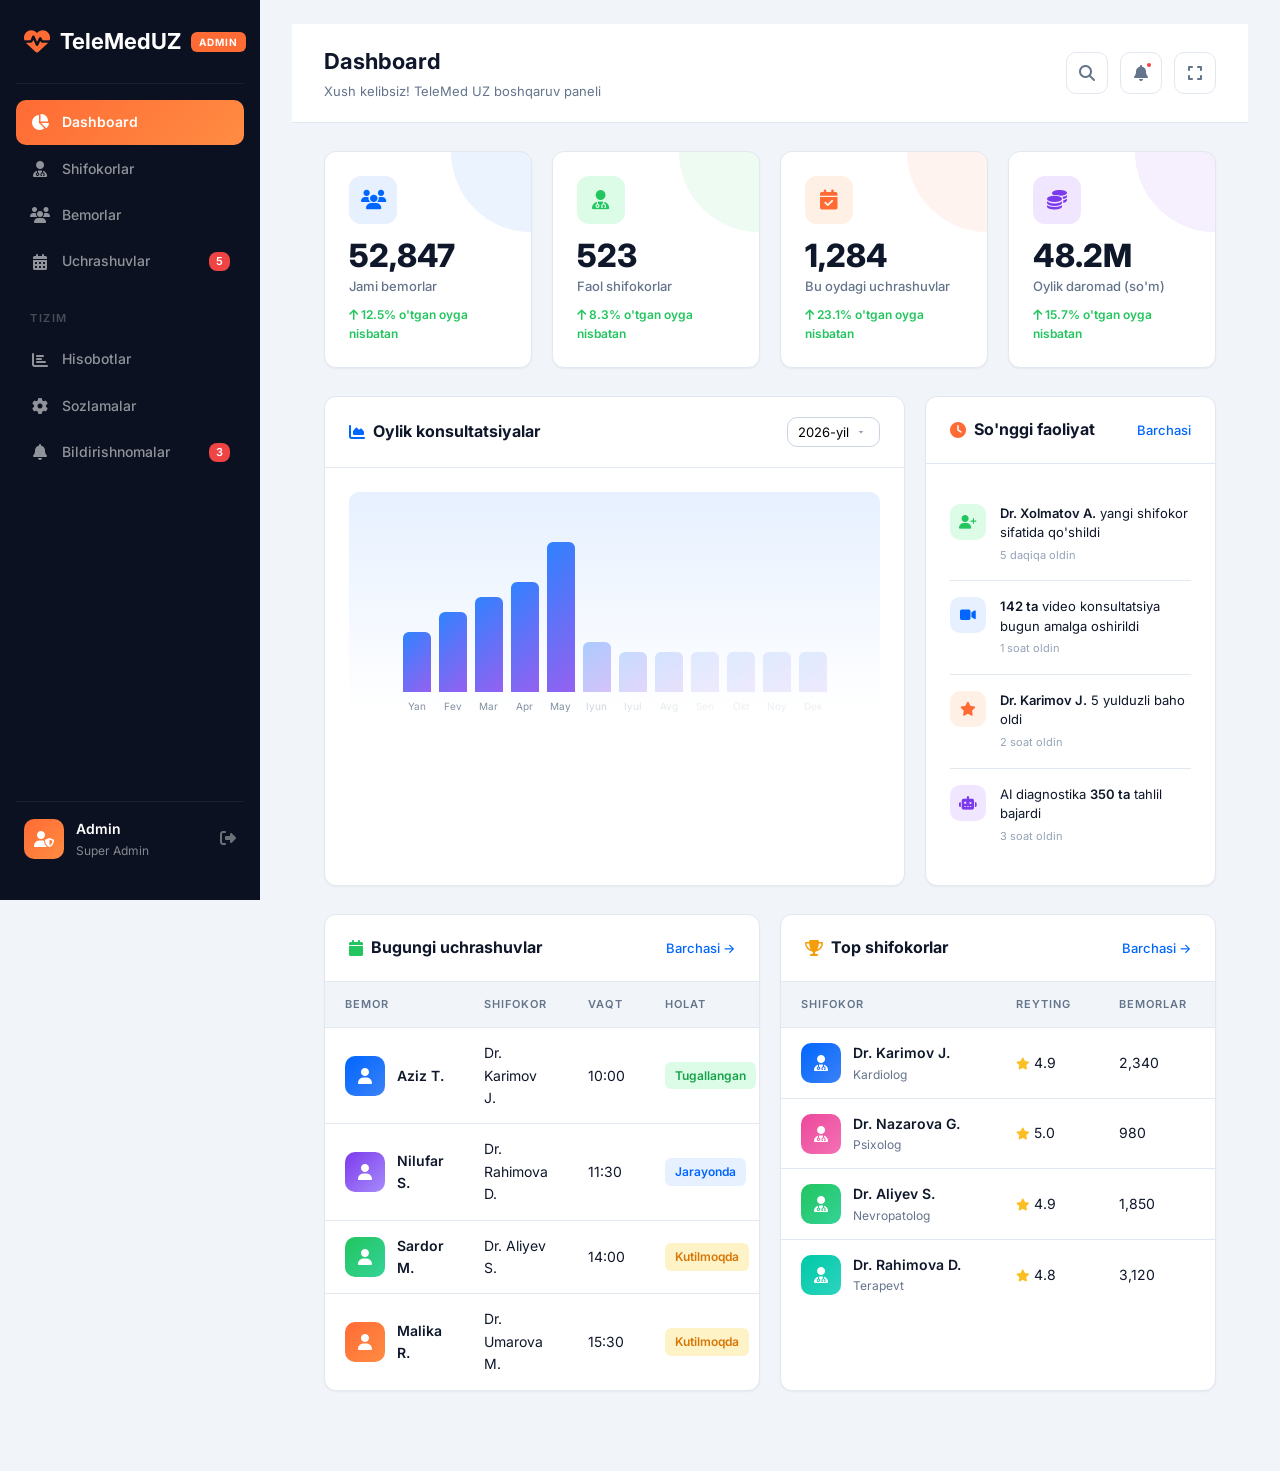
<file: admin-dashboard.html>
<!DOCTYPE html>
<html lang="uz">
<head>
    <meta charset="UTF-8">
    <meta name="viewport" content="width=device-width, initial-scale=1.0">
    <title>Admin Dashboard — TeleMed UZ</title>
    <link href="https://fonts.googleapis.com/css2?family=Inter:wght@300;400;500;600;700;800&display=swap" rel="stylesheet">
    <link rel="stylesheet" href="https://cdnjs.cloudflare.com/ajax/libs/font-awesome/6.5.1/css/all.min.css">
    <link rel="stylesheet" href="app.css">
    <link rel="stylesheet" href="admin.css">
</head>
<body>
<div class="app-layout">
    <aside class="admin-sidebar" id="sidebar">
        <div class="sidebar-logo">
            <i class="fas fa-heartbeat"></i>
            <span>TeleMed<strong>UZ</strong></span>
            <span class="admin-badge">ADMIN</span>
        </div>
        <nav class="sidebar-nav">
            <a href="admin-dashboard.html" class="sidebar-link active"><i class="fas fa-chart-pie"></i> Dashboard</a>
            <a href="admin-doctors.html" class="sidebar-link"><i class="fas fa-user-md"></i> Shifokorlar</a>
            <a href="admin-patients.html" class="sidebar-link"><i class="fas fa-users"></i> Bemorlar</a>
            <a href="admin-appointments.html" class="sidebar-link"><i class="fas fa-calendar-alt"></i> Uchrashuvlar <span class="sidebar-badge">5</span></a>
            <div class="sidebar-section">Tizim</div>
            <a href="#" class="sidebar-link"><i class="fas fa-chart-bar"></i> Hisobotlar</a>
            <a href="#" class="sidebar-link"><i class="fas fa-cog"></i> Sozlamalar</a>
            <a href="#" class="sidebar-link"><i class="fas fa-bell"></i> Bildirishnomalar <span class="sidebar-badge">3</span></a>
        </nav>
        <div class="sidebar-user">
            <div class="sidebar-user-avatar"><i class="fas fa-user-shield"></i></div>
            <div class="sidebar-user-info"><div class="sidebar-user-name">Admin</div><div class="sidebar-user-role">Super Admin</div></div>
            <a href="admin-login.html" style="color:rgba(255,255,255,0.4);font-size:16px;"><i class="fas fa-sign-out-alt"></i></a>
        </div>
    </aside>
    <div class="sidebar-overlay" id="sidebarOverlay"></div>
    <button class="mobile-menu-btn" id="mobileMenuBtn"><i class="fas fa-bars"></i></button>

    <main class="main-content">
        <div class="admin-topbar">
            <div>
                <h1>Dashboard</h1>
                <p>Xush kelibsiz! TeleMed UZ boshqaruv paneli</p>
            </div>
            <div class="admin-topbar-actions">
                <div class="btn-icon"><i class="fas fa-search"></i></div>
                <div class="btn-icon"><i class="fas fa-bell"></i><span class="notif-dot"></span></div>
                <div class="btn-icon"><i class="fas fa-expand"></i></div>
            </div>
        </div>

        <div style="padding: 28px 32px;">
            <!-- Stats -->
            <div class="admin-stats">
                <div class="admin-stat-card stat-blue">
                    <div class="admin-stat-icon"><i class="fas fa-users"></i></div>
                    <div class="admin-stat-value">52,847</div>
                    <div class="admin-stat-label">Jami bemorlar</div>
                    <div class="admin-stat-change up"><i class="fas fa-arrow-up"></i> 12.5% o'tgan oyga nisbatan</div>
                </div>
                <div class="admin-stat-card stat-green">
                    <div class="admin-stat-icon"><i class="fas fa-user-md"></i></div>
                    <div class="admin-stat-value">523</div>
                    <div class="admin-stat-label">Faol shifokorlar</div>
                    <div class="admin-stat-change up"><i class="fas fa-arrow-up"></i> 8.3% o'tgan oyga nisbatan</div>
                </div>
                <div class="admin-stat-card stat-orange">
                    <div class="admin-stat-icon"><i class="fas fa-calendar-check"></i></div>
                    <div class="admin-stat-value">1,284</div>
                    <div class="admin-stat-label">Bu oydagi uchrashuvlar</div>
                    <div class="admin-stat-change up"><i class="fas fa-arrow-up"></i> 23.1% o'tgan oyga nisbatan</div>
                </div>
                <div class="admin-stat-card stat-purple">
                    <div class="admin-stat-icon"><i class="fas fa-coins"></i></div>
                    <div class="admin-stat-value">48.2M</div>
                    <div class="admin-stat-label">Oylik daromad (so'm)</div>
                    <div class="admin-stat-change up"><i class="fas fa-arrow-up"></i> 15.7% o'tgan oyga nisbatan</div>
                </div>
            </div>

            <!-- Chart + Activity -->
            <div class="admin-grid">
                <div class="admin-card">
                    <div class="admin-card-header">
                        <h3><i class="fas fa-chart-area" style="color:var(--primary);"></i> Oylik konsultatsiyalar</h3>
                        <select class="admin-filter-select" style="font-size:13px;padding:6px 30px 6px 10px;">
                            <option>2026-yil</option>
                            <option>2025-yil</option>
                        </select>
                    </div>
                    <div class="admin-card-body">
                        <div class="chart-placeholder">
                            <div class="chart-bar" style="height:60px;"><span>Yan</span></div>
                            <div class="chart-bar" style="height:80px;"><span>Fev</span></div>
                            <div class="chart-bar" style="height:95px;"><span>Mar</span></div>
                            <div class="chart-bar" style="height:110px;"><span>Apr</span></div>
                            <div class="chart-bar" style="height:150px;"><span>May</span></div>
                            <div class="chart-bar" style="height:50px;opacity:0.3;"><span>Iyun</span></div>
                            <div class="chart-bar" style="height:40px;opacity:0.2;"><span>Iyul</span></div>
                            <div class="chart-bar" style="height:40px;opacity:0.15;"><span>Avg</span></div>
                            <div class="chart-bar" style="height:40px;opacity:0.1;"><span>Sen</span></div>
                            <div class="chart-bar" style="height:40px;opacity:0.1;"><span>Okt</span></div>
                            <div class="chart-bar" style="height:40px;opacity:0.1;"><span>Noy</span></div>
                            <div class="chart-bar" style="height:40px;opacity:0.1;"><span>Dek</span></div>
                        </div>
                    </div>
                </div>
                <div class="admin-card">
                    <div class="admin-card-header">
                        <h3><i class="fas fa-clock" style="color:#FF6B35;"></i> So'nggi faoliyat</h3>
                        <a href="#" style="font-size:13px; color:var(--primary); font-weight:500;">Barchasi</a>
                    </div>
                    <div class="admin-card-body">
                        <div class="activity-list">
                            <div class="activity-item">
                                <div class="activity-icon green"><i class="fas fa-user-plus"></i></div>
                                <div>
                                    <div class="activity-text"><strong>Dr. Xolmatov A.</strong> yangi shifokor sifatida qo'shildi</div>
                                    <div class="activity-time">5 daqiqa oldin</div>
                                </div>
                            </div>
                            <div class="activity-item">
                                <div class="activity-icon blue"><i class="fas fa-video"></i></div>
                                <div>
                                    <div class="activity-text"><strong>142 ta</strong> video konsultatsiya bugun amalga oshirildi</div>
                                    <div class="activity-time">1 soat oldin</div>
                                </div>
                            </div>
                            <div class="activity-item">
                                <div class="activity-icon orange"><i class="fas fa-star"></i></div>
                                <div>
                                    <div class="activity-text"><strong>Dr. Karimov J.</strong> 5 yulduzli baho oldi</div>
                                    <div class="activity-time">2 soat oldin</div>
                                </div>
                            </div>
                            <div class="activity-item">
                                <div class="activity-icon purple"><i class="fas fa-robot"></i></div>
                                <div>
                                    <div class="activity-text">AI diagnostika <strong>350 ta</strong> tahlil bajardi</div>
                                    <div class="activity-time">3 soat oldin</div>
                                </div>
                            </div>
                        </div>
                    </div>
                </div>
            </div>

            <!-- Recent Appointments + Top Doctors -->
            <div class="admin-grid-equal">
                <div class="admin-card">
                    <div class="admin-card-header">
                        <h3><i class="fas fa-calendar" style="color:var(--green);"></i> Bugungi uchrashuvlar</h3>
                        <a href="admin-appointments.html" style="font-size:13px; color:var(--primary); font-weight:500;">Barchasi →</a>
                    </div>
                    <div class="admin-card-body no-padding">
                        <table class="admin-table">
                            <thead><tr><th>Bemor</th><th>Shifokor</th><th>Vaqt</th><th>Holat</th></tr></thead>
                            <tbody>
                                <tr>
                                    <td><div class="table-user"><div class="table-avatar blue"><i class="fas fa-user"></i></div><div><div class="table-user-name">Aziz T.</div></div></div></td>
                                    <td>Dr. Karimov J.</td>
                                    <td>10:00</td>
                                    <td><span class="badge badge-green">Tugallangan</span></td>
                                </tr>
                                <tr>
                                    <td><div class="table-user"><div class="table-avatar purple"><i class="fas fa-user"></i></div><div><div class="table-user-name">Nilufar S.</div></div></div></td>
                                    <td>Dr. Rahimova D.</td>
                                    <td>11:30</td>
                                    <td><span class="badge badge-blue">Jarayonda</span></td>
                                </tr>
                                <tr>
                                    <td><div class="table-user"><div class="table-avatar green"><i class="fas fa-user"></i></div><div><div class="table-user-name">Sardor M.</div></div></div></td>
                                    <td>Dr. Aliyev S.</td>
                                    <td>14:00</td>
                                    <td><span class="badge badge-yellow">Kutilmoqda</span></td>
                                </tr>
                                <tr>
                                    <td><div class="table-user"><div class="table-avatar orange"><i class="fas fa-user"></i></div><div><div class="table-user-name">Malika R.</div></div></div></td>
                                    <td>Dr. Umarova M.</td>
                                    <td>15:30</td>
                                    <td><span class="badge badge-yellow">Kutilmoqda</span></td>
                                </tr>
                            </tbody>
                        </table>
                    </div>
                </div>
                <div class="admin-card">
                    <div class="admin-card-header">
                        <h3><i class="fas fa-trophy" style="color:#F59E0B;"></i> Top shifokorlar</h3>
                        <a href="admin-doctors.html" style="font-size:13px; color:var(--primary); font-weight:500;">Barchasi →</a>
                    </div>
                    <div class="admin-card-body no-padding">
                        <table class="admin-table">
                            <thead><tr><th>Shifokor</th><th>Reyting</th><th>Bemorlar</th></tr></thead>
                            <tbody>
                                <tr>
                                    <td><div class="table-user"><div class="table-avatar blue"><i class="fas fa-user-md"></i></div><div><div class="table-user-name">Dr. Karimov J.</div><div class="table-user-sub">Kardiolog</div></div></div></td>
                                    <td><i class="fas fa-star" style="color:#FBBF24;font-size:12px;"></i> 4.9</td>
                                    <td>2,340</td>
                                </tr>
                                <tr>
                                    <td><div class="table-user"><div class="table-avatar pink"><i class="fas fa-user-md"></i></div><div><div class="table-user-name">Dr. Nazarova G.</div><div class="table-user-sub">Psixolog</div></div></div></td>
                                    <td><i class="fas fa-star" style="color:#FBBF24;font-size:12px;"></i> 5.0</td>
                                    <td>980</td>
                                </tr>
                                <tr>
                                    <td><div class="table-user"><div class="table-avatar green"><i class="fas fa-user-md"></i></div><div><div class="table-user-name">Dr. Aliyev S.</div><div class="table-user-sub">Nevropatolog</div></div></div></td>
                                    <td><i class="fas fa-star" style="color:#FBBF24;font-size:12px;"></i> 4.9</td>
                                    <td>1,850</td>
                                </tr>
                                <tr>
                                    <td><div class="table-user"><div class="table-avatar teal"><i class="fas fa-user-md"></i></div><div><div class="table-user-name">Dr. Rahimova D.</div><div class="table-user-sub">Terapevt</div></div></div></td>
                                    <td><i class="fas fa-star" style="color:#FBBF24;font-size:12px;"></i> 4.8</td>
                                    <td>3,120</td>
                                </tr>
                            </tbody>
                        </table>
                    </div>
                </div>
            </div>
        </div>
    </main>
</div>
<script>
const btn = document.getElementById('mobileMenuBtn'), sidebar = document.getElementById('sidebar'), overlay = document.getElementById('sidebarOverlay');
btn.addEventListener('click', () => { sidebar.classList.toggle('open'); overlay.classList.toggle('open'); });
overlay.addEventListener('click', () => { sidebar.classList.remove('open'); overlay.classList.remove('open'); });
</script>
</body>
</html>
</file>
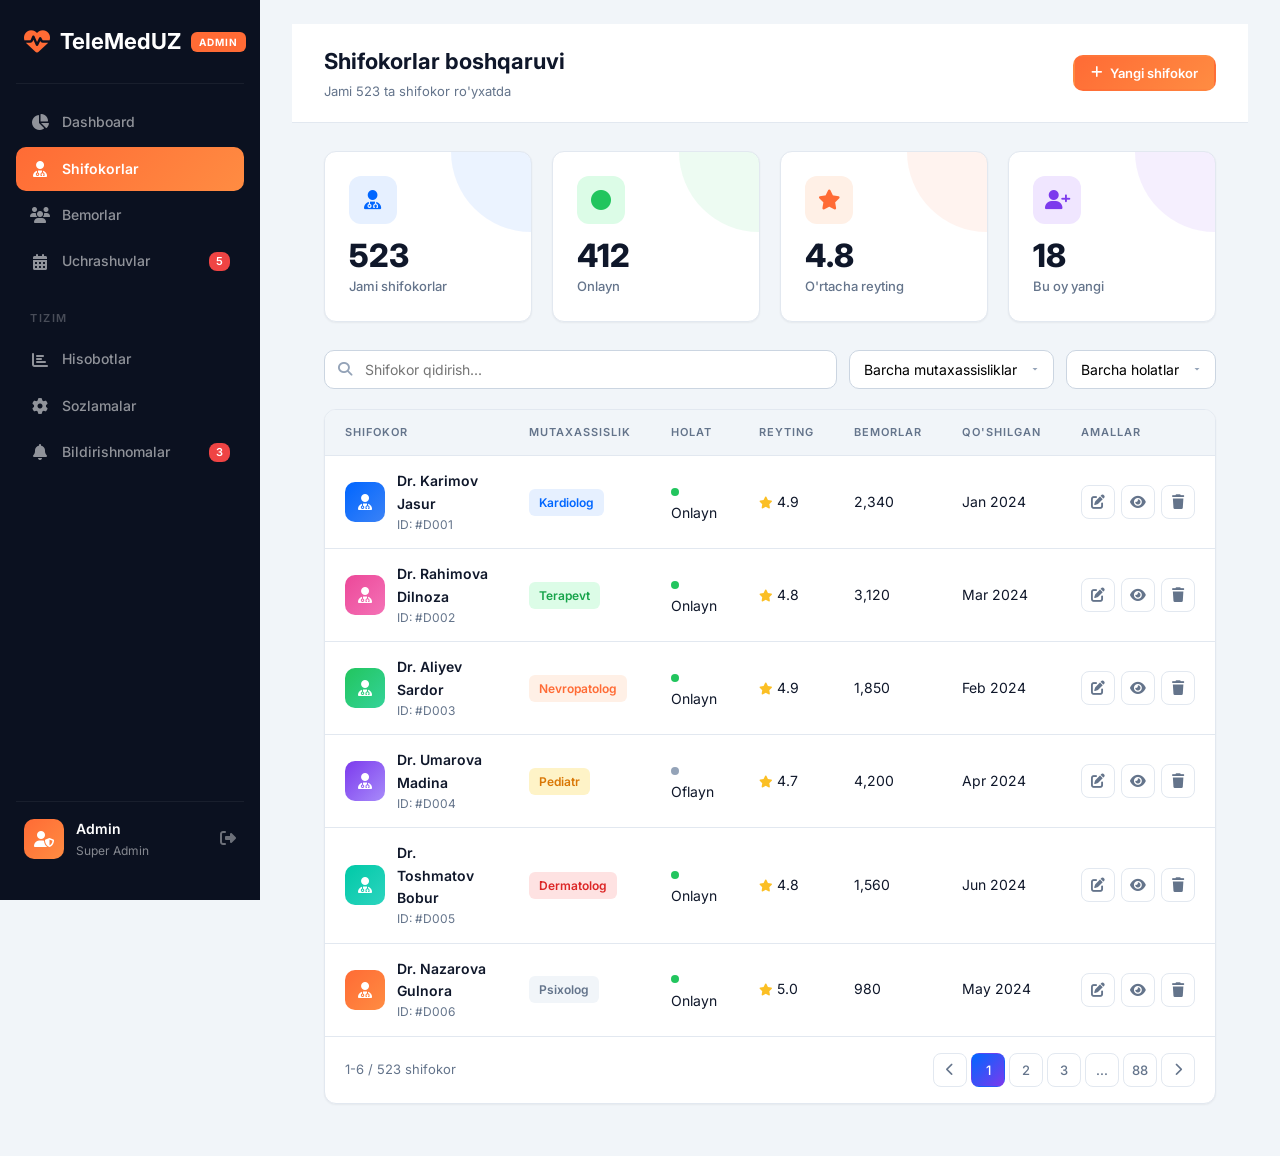
<file: admin-doctors.html>
<!DOCTYPE html>
<html lang="uz">
<head>
    <meta charset="UTF-8">
    <meta name="viewport" content="width=device-width, initial-scale=1.0">
    <title>Shifokorlar boshqaruvi — TeleMed UZ Admin</title>
    <link href="https://fonts.googleapis.com/css2?family=Inter:wght@300;400;500;600;700;800&display=swap" rel="stylesheet">
    <link rel="stylesheet" href="https://cdnjs.cloudflare.com/ajax/libs/font-awesome/6.5.1/css/all.min.css">
    <link rel="stylesheet" href="app.css">
    <link rel="stylesheet" href="admin.css">
</head>
<body>
<div class="app-layout">
    <aside class="admin-sidebar" id="sidebar">
        <div class="sidebar-logo"><i class="fas fa-heartbeat"></i><span>TeleMed<strong>UZ</strong></span><span class="admin-badge">ADMIN</span></div>
        <nav class="sidebar-nav">
            <a href="admin-dashboard.html" class="sidebar-link"><i class="fas fa-chart-pie"></i> Dashboard</a>
            <a href="admin-doctors.html" class="sidebar-link active"><i class="fas fa-user-md"></i> Shifokorlar</a>
            <a href="admin-patients.html" class="sidebar-link"><i class="fas fa-users"></i> Bemorlar</a>
            <a href="admin-appointments.html" class="sidebar-link"><i class="fas fa-calendar-alt"></i> Uchrashuvlar <span class="sidebar-badge">5</span></a>
            <div class="sidebar-section">Tizim</div>
            <a href="#" class="sidebar-link"><i class="fas fa-chart-bar"></i> Hisobotlar</a>
            <a href="#" class="sidebar-link"><i class="fas fa-cog"></i> Sozlamalar</a>
            <a href="#" class="sidebar-link"><i class="fas fa-bell"></i> Bildirishnomalar <span class="sidebar-badge">3</span></a>
        </nav>
        <div class="sidebar-user">
            <div class="sidebar-user-avatar"><i class="fas fa-user-shield"></i></div>
            <div class="sidebar-user-info"><div class="sidebar-user-name">Admin</div><div class="sidebar-user-role">Super Admin</div></div>
            <a href="admin-login.html" style="color:rgba(255,255,255,0.4);font-size:16px;"><i class="fas fa-sign-out-alt"></i></a>
        </div>
    </aside>
    <div class="sidebar-overlay" id="sidebarOverlay"></div>
    <button class="mobile-menu-btn" id="mobileMenuBtn"><i class="fas fa-bars"></i></button>

    <main class="main-content">
        <div class="admin-topbar">
            <div><h1>Shifokorlar boshqaruvi</h1><p>Jami 523 ta shifokor ro'yxatda</p></div>
            <div class="admin-topbar-actions">
                <button class="btn btn-sm" style="background:linear-gradient(135deg,#FF6B35,#FF8C42);color:#fff;" id="addDoctorBtn">
                    <i class="fas fa-plus"></i> Yangi shifokor
                </button>
            </div>
        </div>

        <div style="padding: 28px 32px;">
            <!-- Stats -->
            <div class="admin-stats">
                <div class="admin-stat-card stat-blue">
                    <div class="admin-stat-icon"><i class="fas fa-user-md"></i></div>
                    <div class="admin-stat-value">523</div>
                    <div class="admin-stat-label">Jami shifokorlar</div>
                </div>
                <div class="admin-stat-card stat-green">
                    <div class="admin-stat-icon"><i class="fas fa-circle"></i></div>
                    <div class="admin-stat-value">412</div>
                    <div class="admin-stat-label">Onlayn</div>
                </div>
                <div class="admin-stat-card stat-orange">
                    <div class="admin-stat-icon"><i class="fas fa-star"></i></div>
                    <div class="admin-stat-value">4.8</div>
                    <div class="admin-stat-label">O'rtacha reyting</div>
                </div>
                <div class="admin-stat-card stat-purple">
                    <div class="admin-stat-icon"><i class="fas fa-user-plus"></i></div>
                    <div class="admin-stat-value">18</div>
                    <div class="admin-stat-label">Bu oy yangi</div>
                </div>
            </div>

            <!-- Filters -->
            <div class="admin-filters">
                <div class="admin-search">
                    <i class="fas fa-search"></i>
                    <input type="text" placeholder="Shifokor qidirish..." id="searchInput">
                </div>
                <select class="admin-filter-select" id="specialtyFilter">
                    <option value="all">Barcha mutaxassisliklar</option>
                    <option>Kardiolog</option>
                    <option>Terapevt</option>
                    <option>Nevropatolog</option>
                    <option>Pediatr</option>
                    <option>Dermatolog</option>
                    <option>Psixolog</option>
                    <option>Ginekolog</option>
                </select>
                <select class="admin-filter-select">
                    <option>Barcha holatlar</option>
                    <option>Onlayn</option>
                    <option>Oflayn</option>
                </select>
            </div>

            <!-- Table -->
            <div class="admin-card">
                <div class="admin-card-body no-padding">
                    <table class="admin-table" id="doctorsTable">
                        <thead>
                            <tr>
                                <th>Shifokor</th>
                                <th>Mutaxassislik</th>
                                <th>Holat</th>
                                <th>Reyting</th>
                                <th>Bemorlar</th>
                                <th>Qo'shilgan</th>
                                <th>Amallar</th>
                            </tr>
                        </thead>
                        <tbody>
                            <tr>
                                <td><div class="table-user"><div class="table-avatar blue"><i class="fas fa-user-md"></i></div><div><div class="table-user-name">Dr. Karimov Jasur</div><div class="table-user-sub">ID: #D001</div></div></div></td>
                                <td><span class="badge badge-blue">Kardiolog</span></td>
                                <td><span class="status-dot online"></span> Onlayn</td>
                                <td><i class="fas fa-star" style="color:#FBBF24;font-size:12px;"></i> 4.9</td>
                                <td>2,340</td>
                                <td>Jan 2024</td>
                                <td><div class="table-actions"><button class="table-action-btn edit"><i class="fas fa-edit"></i></button><button class="table-action-btn"><i class="fas fa-eye"></i></button><button class="table-action-btn danger"><i class="fas fa-trash"></i></button></div></td>
                            </tr>
                            <tr>
                                <td><div class="table-user"><div class="table-avatar pink"><i class="fas fa-user-md"></i></div><div><div class="table-user-name">Dr. Rahimova Dilnoza</div><div class="table-user-sub">ID: #D002</div></div></div></td>
                                <td><span class="badge badge-green">Terapevt</span></td>
                                <td><span class="status-dot online"></span> Onlayn</td>
                                <td><i class="fas fa-star" style="color:#FBBF24;font-size:12px;"></i> 4.8</td>
                                <td>3,120</td>
                                <td>Mar 2024</td>
                                <td><div class="table-actions"><button class="table-action-btn edit"><i class="fas fa-edit"></i></button><button class="table-action-btn"><i class="fas fa-eye"></i></button><button class="table-action-btn danger"><i class="fas fa-trash"></i></button></div></td>
                            </tr>
                            <tr>
                                <td><div class="table-user"><div class="table-avatar green"><i class="fas fa-user-md"></i></div><div><div class="table-user-name">Dr. Aliyev Sardor</div><div class="table-user-sub">ID: #D003</div></div></div></td>
                                <td><span class="badge badge-orange">Nevropatolog</span></td>
                                <td><span class="status-dot online"></span> Onlayn</td>
                                <td><i class="fas fa-star" style="color:#FBBF24;font-size:12px;"></i> 4.9</td>
                                <td>1,850</td>
                                <td>Feb 2024</td>
                                <td><div class="table-actions"><button class="table-action-btn edit"><i class="fas fa-edit"></i></button><button class="table-action-btn"><i class="fas fa-eye"></i></button><button class="table-action-btn danger"><i class="fas fa-trash"></i></button></div></td>
                            </tr>
                            <tr>
                                <td><div class="table-user"><div class="table-avatar purple"><i class="fas fa-user-md"></i></div><div><div class="table-user-name">Dr. Umarova Madina</div><div class="table-user-sub">ID: #D004</div></div></div></td>
                                <td><span class="badge badge-yellow">Pediatr</span></td>
                                <td><span class="status-dot offline"></span> Oflayn</td>
                                <td><i class="fas fa-star" style="color:#FBBF24;font-size:12px;"></i> 4.7</td>
                                <td>4,200</td>
                                <td>Apr 2024</td>
                                <td><div class="table-actions"><button class="table-action-btn edit"><i class="fas fa-edit"></i></button><button class="table-action-btn"><i class="fas fa-eye"></i></button><button class="table-action-btn danger"><i class="fas fa-trash"></i></button></div></td>
                            </tr>
                            <tr>
                                <td><div class="table-user"><div class="table-avatar teal"><i class="fas fa-user-md"></i></div><div><div class="table-user-name">Dr. Toshmatov Bobur</div><div class="table-user-sub">ID: #D005</div></div></div></td>
                                <td><span class="badge badge-red">Dermatolog</span></td>
                                <td><span class="status-dot online"></span> Onlayn</td>
                                <td><i class="fas fa-star" style="color:#FBBF24;font-size:12px;"></i> 4.8</td>
                                <td>1,560</td>
                                <td>Jun 2024</td>
                                <td><div class="table-actions"><button class="table-action-btn edit"><i class="fas fa-edit"></i></button><button class="table-action-btn"><i class="fas fa-eye"></i></button><button class="table-action-btn danger"><i class="fas fa-trash"></i></button></div></td>
                            </tr>
                            <tr>
                                <td><div class="table-user"><div class="table-avatar orange"><i class="fas fa-user-md"></i></div><div><div class="table-user-name">Dr. Nazarova Gulnora</div><div class="table-user-sub">ID: #D006</div></div></div></td>
                                <td><span class="badge badge-gray">Psixolog</span></td>
                                <td><span class="status-dot online"></span> Onlayn</td>
                                <td><i class="fas fa-star" style="color:#FBBF24;font-size:12px;"></i> 5.0</td>
                                <td>980</td>
                                <td>May 2024</td>
                                <td><div class="table-actions"><button class="table-action-btn edit"><i class="fas fa-edit"></i></button><button class="table-action-btn"><i class="fas fa-eye"></i></button><button class="table-action-btn danger"><i class="fas fa-trash"></i></button></div></td>
                            </tr>
                        </tbody>
                    </table>
                </div>
                <div class="admin-pagination">
                    <span>1-6 / 523 shifokor</span>
                    <div class="admin-pagination-btns">
                        <button class="page-btn"><i class="fas fa-chevron-left"></i></button>
                        <button class="page-btn active">1</button>
                        <button class="page-btn">2</button>
                        <button class="page-btn">3</button>
                        <button class="page-btn">...</button>
                        <button class="page-btn">88</button>
                        <button class="page-btn"><i class="fas fa-chevron-right"></i></button>
                    </div>
                </div>
            </div>
        </div>
    </main>
</div>

<!-- Add Doctor Modal -->
<div class="admin-modal" id="addDoctorModal">
    <div class="admin-modal-content">
        <div class="admin-modal-header">
            <h3><i class="fas fa-user-md" style="color:#FF6B35;margin-right:8px;"></i> Yangi shifokor qo'shish</h3>
            <button class="admin-modal-close" id="closeModal"><i class="fas fa-times"></i></button>
        </div>
        <div class="admin-modal-body">
            <form id="addDoctorForm">
                <div class="form-row" style="margin-bottom:16px;">
                    <div class="form-group" style="margin-bottom:0;">
                        <label>Ism</label>
                        <input type="text" class="form-input" placeholder="Ismini kiriting" required>
                    </div>
                    <div class="form-group" style="margin-bottom:0;">
                        <label>Familiya</label>
                        <input type="text" class="form-input" placeholder="Familiyasini kiriting" required>
                    </div>
                </div>
                <div class="form-group">
                    <label>Mutaxassislik</label>
                    <select class="form-input" required>
                        <option value="">Tanlang</option>
                        <option>Kardiolog</option>
                        <option>Terapevt</option>
                        <option>Nevropatolog</option>
                        <option>Pediatr</option>
                        <option>Dermatolog</option>
                        <option>Psixolog</option>
                        <option>Ginekolog</option>
                        <option>Otorinolaringolog</option>
                        <option>Urolog</option>
                    </select>
                </div>
                <div class="form-row" style="margin-bottom:16px;">
                    <div class="form-group" style="margin-bottom:0;">
                        <label>Telefon</label>
                        <input type="tel" class="form-input" placeholder="+998 90 000 00 00" required>
                    </div>
                    <div class="form-group" style="margin-bottom:0;">
                        <label>Email</label>
                        <input type="email" class="form-input" placeholder="email@telemed.uz" required>
                    </div>
                </div>
                <div class="form-group">
                    <label>Tajriba (yil)</label>
                    <input type="number" class="form-input" placeholder="Masalan: 10" required>
                </div>
                <div class="form-group">
                    <label>Qisqacha ma'lumot</label>
                    <textarea class="form-input" rows="3" placeholder="Shifokor haqida qisqacha yozing..."></textarea>
                </div>
            </form>
        </div>
        <div class="admin-modal-footer">
            <button class="btn btn-secondary" id="cancelModal">Bekor qilish</button>
            <button class="btn" style="background:linear-gradient(135deg,#FF6B35,#FF8C42);color:#fff;" id="saveDoctorBtn"><i class="fas fa-check"></i> Saqlash</button>
        </div>
    </div>
</div>

<script>
const btn = document.getElementById('mobileMenuBtn'), sidebar = document.getElementById('sidebar'), overlay = document.getElementById('sidebarOverlay');
btn.addEventListener('click', () => { sidebar.classList.toggle('open'); overlay.classList.toggle('open'); });
overlay.addEventListener('click', () => { sidebar.classList.remove('open'); overlay.classList.remove('open'); });

// Modal
const modal = document.getElementById('addDoctorModal');
document.getElementById('addDoctorBtn').addEventListener('click', () => modal.classList.add('active'));
document.getElementById('closeModal').addEventListener('click', () => modal.classList.remove('active'));
document.getElementById('cancelModal').addEventListener('click', () => modal.classList.remove('active'));
modal.addEventListener('click', (e) => { if (e.target === modal) modal.classList.remove('active'); });
document.getElementById('saveDoctorBtn').addEventListener('click', () => {
    modal.classList.remove('active');
    alert('Shifokor muvaffaqiyatli qo\'shildi!');
});

// Search
document.getElementById('searchInput').addEventListener('input', function() {
    const q = this.value.toLowerCase();
    document.querySelectorAll('#doctorsTable tbody tr').forEach(r => {
        r.style.display = r.textContent.toLowerCase().includes(q) ? '' : 'none';
    });
});
</script>
</body>
</html>
</file>
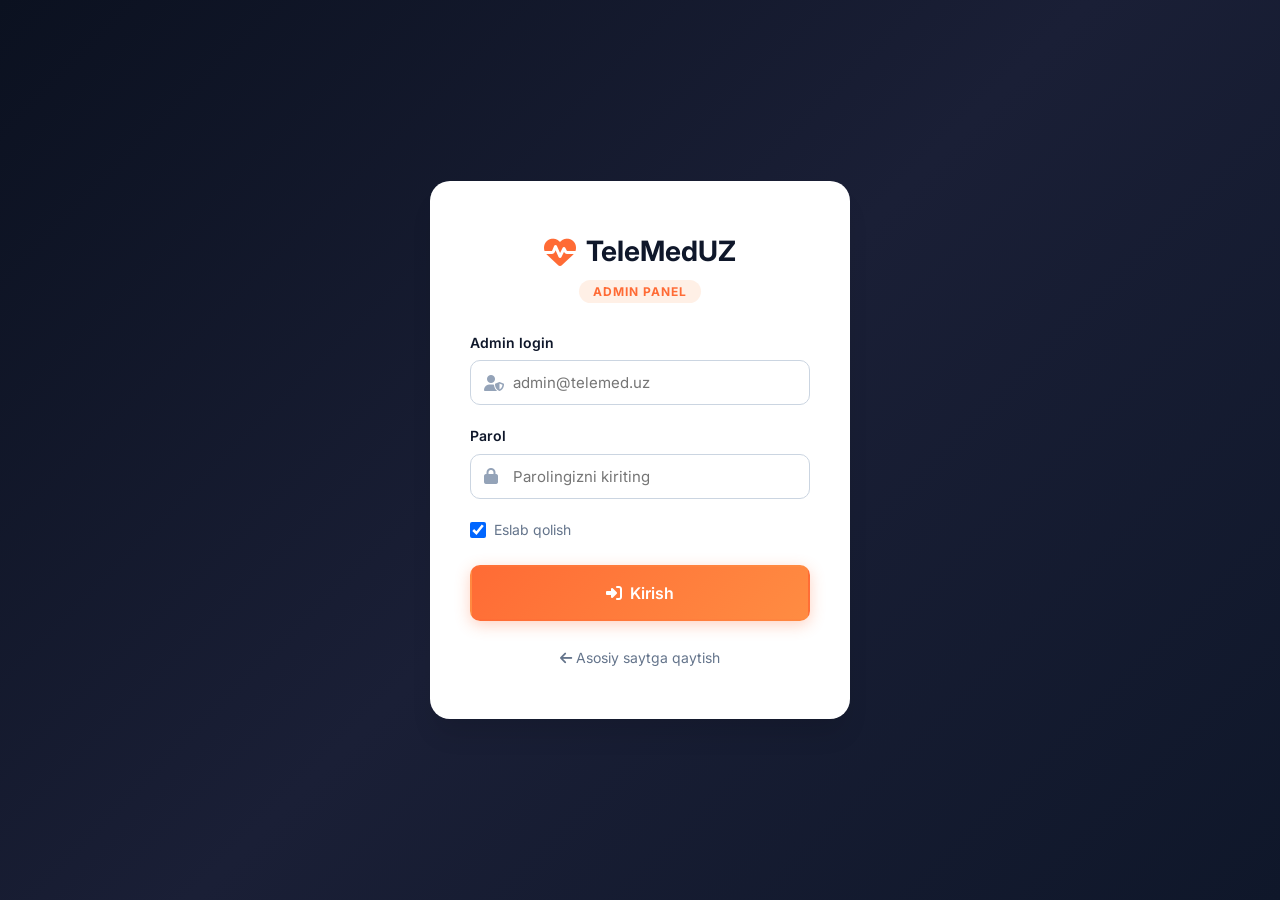
<file: admin-login.html>
<!DOCTYPE html>
<html lang="uz">
<head>
    <meta charset="UTF-8">
    <meta name="viewport" content="width=device-width, initial-scale=1.0">
    <title>Admin Kirish — TeleMed UZ</title>
    <link href="https://fonts.googleapis.com/css2?family=Inter:wght@300;400;500;600;700;800&display=swap" rel="stylesheet">
    <link rel="stylesheet" href="https://cdnjs.cloudflare.com/ajax/libs/font-awesome/6.5.1/css/all.min.css">
    <link rel="stylesheet" href="app.css">
    <link rel="stylesheet" href="admin.css">
</head>
<body>
<div class="admin-login-page">
    <div class="admin-login-card">
        <div class="admin-login-logo">
            <i class="fas fa-heartbeat"></i>
            <span>TeleMed<strong>UZ</strong></span>
        </div>
        <div class="admin-login-badge"><span>ADMIN PANEL</span></div>
        <form id="adminLoginForm">
            <div class="form-group">
                <label>Admin login</label>
                <div class="form-input-icon">
                    <i class="fas fa-user-shield"></i>
                    <input type="text" class="form-input" placeholder="admin@telemed.uz" required>
                </div>
            </div>
            <div class="form-group">
                <label>Parol</label>
                <div class="form-input-icon">
                    <i class="fas fa-lock"></i>
                    <input type="password" class="form-input" placeholder="Parolingizni kiriting" required>
                </div>
            </div>
            <div style="display:flex; justify-content:space-between; align-items:center; margin-bottom:24px;">
                <label class="form-check"><input type="checkbox" checked> Eslab qolish</label>
            </div>
            <button type="submit" class="btn btn-block btn-lg" style="background:linear-gradient(135deg,#FF6B35,#FF8C42);color:#fff;box-shadow:0 4px 15px rgba(255,107,53,0.3);">
                <i class="fas fa-sign-in-alt"></i> Kirish
            </button>
        </form>
        <div style="text-align:center; margin-top:24px;">
            <a href="index.html" style="color:var(--gray-2); font-size:14px;"><i class="fas fa-arrow-left"></i> Asosiy saytga qaytish</a>
        </div>
    </div>
</div>
<script>
document.getElementById('adminLoginForm').addEventListener('submit', function(e) {
    e.preventDefault();
    window.location.href = 'admin-dashboard.html';
});
</script>
</body>
</html>
</file>
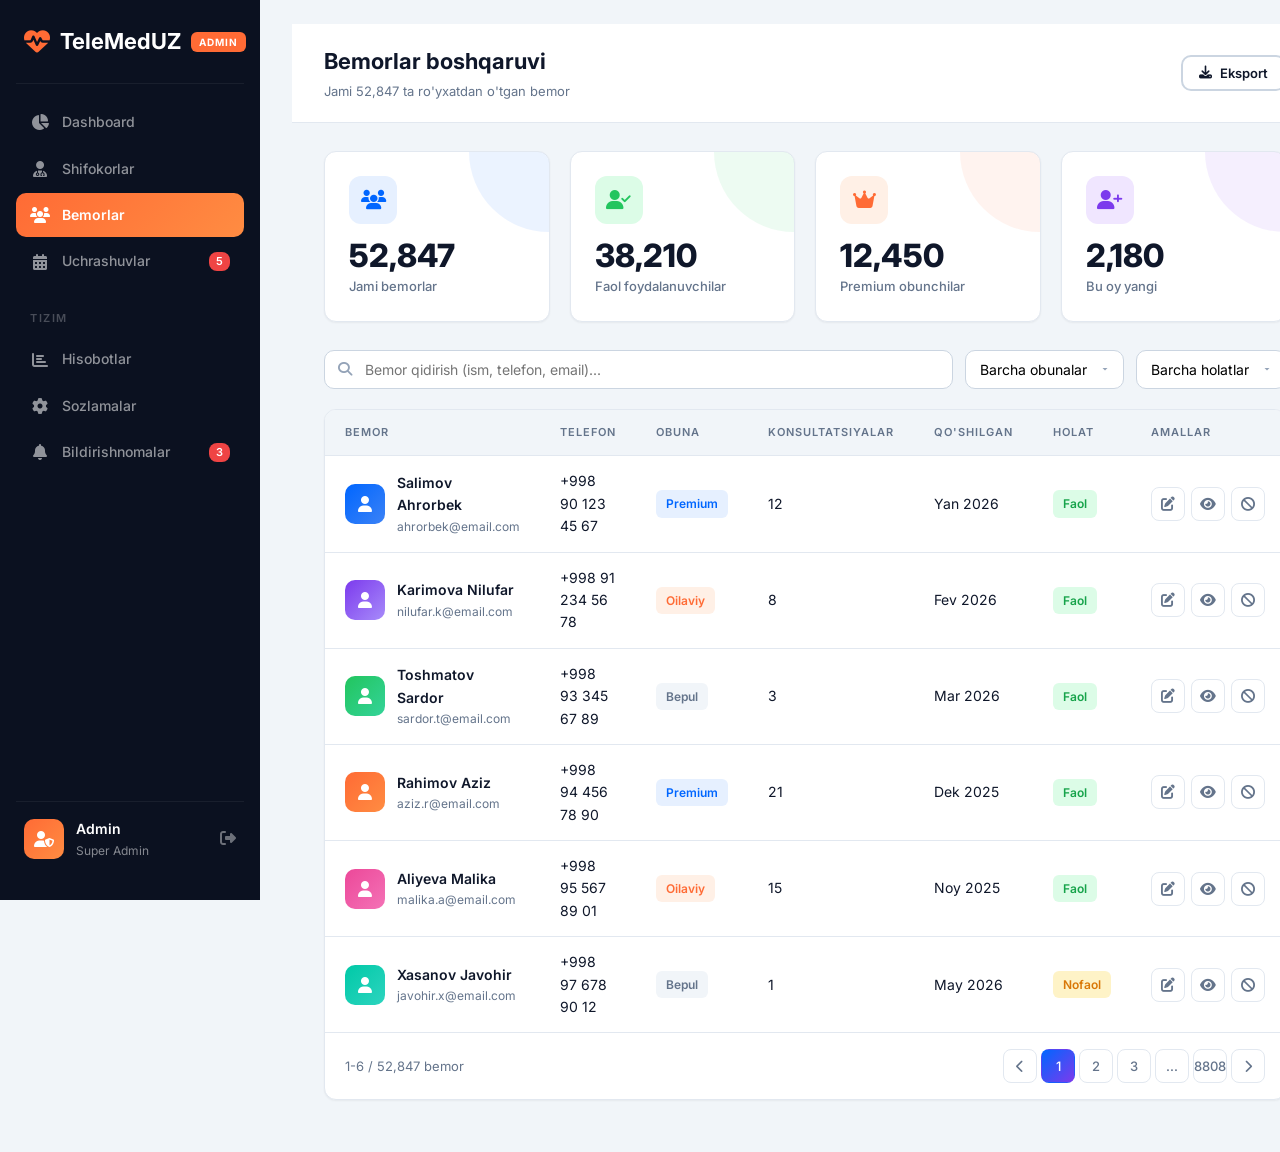
<file: admin-patients.html>
<!DOCTYPE html>
<html lang="uz">
<head>
    <meta charset="UTF-8">
    <meta name="viewport" content="width=device-width, initial-scale=1.0">
    <title>Bemorlar boshqaruvi — TeleMed UZ Admin</title>
    <link href="https://fonts.googleapis.com/css2?family=Inter:wght@300;400;500;600;700;800&display=swap" rel="stylesheet">
    <link rel="stylesheet" href="https://cdnjs.cloudflare.com/ajax/libs/font-awesome/6.5.1/css/all.min.css">
    <link rel="stylesheet" href="app.css">
    <link rel="stylesheet" href="admin.css">
</head>
<body>
<div class="app-layout">
    <aside class="admin-sidebar" id="sidebar">
        <div class="sidebar-logo"><i class="fas fa-heartbeat"></i><span>TeleMed<strong>UZ</strong></span><span class="admin-badge">ADMIN</span></div>
        <nav class="sidebar-nav">
            <a href="admin-dashboard.html" class="sidebar-link"><i class="fas fa-chart-pie"></i> Dashboard</a>
            <a href="admin-doctors.html" class="sidebar-link"><i class="fas fa-user-md"></i> Shifokorlar</a>
            <a href="admin-patients.html" class="sidebar-link active"><i class="fas fa-users"></i> Bemorlar</a>
            <a href="admin-appointments.html" class="sidebar-link"><i class="fas fa-calendar-alt"></i> Uchrashuvlar <span class="sidebar-badge">5</span></a>
            <div class="sidebar-section">Tizim</div>
            <a href="#" class="sidebar-link"><i class="fas fa-chart-bar"></i> Hisobotlar</a>
            <a href="#" class="sidebar-link"><i class="fas fa-cog"></i> Sozlamalar</a>
            <a href="#" class="sidebar-link"><i class="fas fa-bell"></i> Bildirishnomalar <span class="sidebar-badge">3</span></a>
        </nav>
        <div class="sidebar-user">
            <div class="sidebar-user-avatar"><i class="fas fa-user-shield"></i></div>
            <div class="sidebar-user-info"><div class="sidebar-user-name">Admin</div><div class="sidebar-user-role">Super Admin</div></div>
            <a href="admin-login.html" style="color:rgba(255,255,255,0.4);font-size:16px;"><i class="fas fa-sign-out-alt"></i></a>
        </div>
    </aside>
    <div class="sidebar-overlay" id="sidebarOverlay"></div>
    <button class="mobile-menu-btn" id="mobileMenuBtn"><i class="fas fa-bars"></i></button>

    <main class="main-content">
        <div class="admin-topbar">
            <div><h1>Bemorlar boshqaruvi</h1><p>Jami 52,847 ta ro'yxatdan o'tgan bemor</p></div>
            <div class="admin-topbar-actions">
                <button class="btn btn-sm btn-outline"><i class="fas fa-download"></i> Eksport</button>
            </div>
        </div>

        <div style="padding: 28px 32px;">
            <!-- Stats -->
            <div class="admin-stats">
                <div class="admin-stat-card stat-blue">
                    <div class="admin-stat-icon"><i class="fas fa-users"></i></div>
                    <div class="admin-stat-value">52,847</div>
                    <div class="admin-stat-label">Jami bemorlar</div>
                </div>
                <div class="admin-stat-card stat-green">
                    <div class="admin-stat-icon"><i class="fas fa-user-check"></i></div>
                    <div class="admin-stat-value">38,210</div>
                    <div class="admin-stat-label">Faol foydalanuvchilar</div>
                </div>
                <div class="admin-stat-card stat-orange">
                    <div class="admin-stat-icon"><i class="fas fa-crown"></i></div>
                    <div class="admin-stat-value">12,450</div>
                    <div class="admin-stat-label">Premium obunchilar</div>
                </div>
                <div class="admin-stat-card stat-purple">
                    <div class="admin-stat-icon"><i class="fas fa-user-plus"></i></div>
                    <div class="admin-stat-value">2,180</div>
                    <div class="admin-stat-label">Bu oy yangi</div>
                </div>
            </div>

            <!-- Filters -->
            <div class="admin-filters">
                <div class="admin-search">
                    <i class="fas fa-search"></i>
                    <input type="text" placeholder="Bemor qidirish (ism, telefon, email)..." id="searchInput">
                </div>
                <select class="admin-filter-select">
                    <option>Barcha obunalar</option>
                    <option>Premium</option>
                    <option>Oilaviy</option>
                    <option>Bepul</option>
                </select>
                <select class="admin-filter-select">
                    <option>Barcha holatlar</option>
                    <option>Faol</option>
                    <option>Nofaol</option>
                    <option>Bloklangan</option>
                </select>
            </div>

            <!-- Table -->
            <div class="admin-card">
                <div class="admin-card-body no-padding">
                    <table class="admin-table" id="patientsTable">
                        <thead>
                            <tr>
                                <th>Bemor</th>
                                <th>Telefon</th>
                                <th>Obuna</th>
                                <th>Konsultatsiyalar</th>
                                <th>Qo'shilgan</th>
                                <th>Holat</th>
                                <th>Amallar</th>
                            </tr>
                        </thead>
                        <tbody>
                            <tr>
                                <td><div class="table-user"><div class="table-avatar blue"><i class="fas fa-user"></i></div><div><div class="table-user-name">Salimov Ahrorbek</div><div class="table-user-sub">ahrorbek@email.com</div></div></div></td>
                                <td>+998 90 123 45 67</td>
                                <td><span class="badge badge-blue">Premium</span></td>
                                <td>12</td>
                                <td>Yan 2026</td>
                                <td><span class="badge badge-green">Faol</span></td>
                                <td><div class="table-actions"><button class="table-action-btn edit"><i class="fas fa-edit"></i></button><button class="table-action-btn"><i class="fas fa-eye"></i></button><button class="table-action-btn danger"><i class="fas fa-ban"></i></button></div></td>
                            </tr>
                            <tr>
                                <td><div class="table-user"><div class="table-avatar purple"><i class="fas fa-user"></i></div><div><div class="table-user-name">Karimova Nilufar</div><div class="table-user-sub">nilufar.k@email.com</div></div></div></td>
                                <td>+998 91 234 56 78</td>
                                <td><span class="badge badge-orange">Oilaviy</span></td>
                                <td>8</td>
                                <td>Fev 2026</td>
                                <td><span class="badge badge-green">Faol</span></td>
                                <td><div class="table-actions"><button class="table-action-btn edit"><i class="fas fa-edit"></i></button><button class="table-action-btn"><i class="fas fa-eye"></i></button><button class="table-action-btn danger"><i class="fas fa-ban"></i></button></div></td>
                            </tr>
                            <tr>
                                <td><div class="table-user"><div class="table-avatar green"><i class="fas fa-user"></i></div><div><div class="table-user-name">Toshmatov Sardor</div><div class="table-user-sub">sardor.t@email.com</div></div></div></td>
                                <td>+998 93 345 67 89</td>
                                <td><span class="badge badge-gray">Bepul</span></td>
                                <td>3</td>
                                <td>Mar 2026</td>
                                <td><span class="badge badge-green">Faol</span></td>
                                <td><div class="table-actions"><button class="table-action-btn edit"><i class="fas fa-edit"></i></button><button class="table-action-btn"><i class="fas fa-eye"></i></button><button class="table-action-btn danger"><i class="fas fa-ban"></i></button></div></td>
                            </tr>
                            <tr>
                                <td><div class="table-user"><div class="table-avatar orange"><i class="fas fa-user"></i></div><div><div class="table-user-name">Rahimov Aziz</div><div class="table-user-sub">aziz.r@email.com</div></div></div></td>
                                <td>+998 94 456 78 90</td>
                                <td><span class="badge badge-blue">Premium</span></td>
                                <td>21</td>
                                <td>Dek 2025</td>
                                <td><span class="badge badge-green">Faol</span></td>
                                <td><div class="table-actions"><button class="table-action-btn edit"><i class="fas fa-edit"></i></button><button class="table-action-btn"><i class="fas fa-eye"></i></button><button class="table-action-btn danger"><i class="fas fa-ban"></i></button></div></td>
                            </tr>
                            <tr>
                                <td><div class="table-user"><div class="table-avatar pink"><i class="fas fa-user"></i></div><div><div class="table-user-name">Aliyeva Malika</div><div class="table-user-sub">malika.a@email.com</div></div></div></td>
                                <td>+998 95 567 89 01</td>
                                <td><span class="badge badge-orange">Oilaviy</span></td>
                                <td>15</td>
                                <td>Noy 2025</td>
                                <td><span class="badge badge-green">Faol</span></td>
                                <td><div class="table-actions"><button class="table-action-btn edit"><i class="fas fa-edit"></i></button><button class="table-action-btn"><i class="fas fa-eye"></i></button><button class="table-action-btn danger"><i class="fas fa-ban"></i></button></div></td>
                            </tr>
                            <tr>
                                <td><div class="table-user"><div class="table-avatar teal"><i class="fas fa-user"></i></div><div><div class="table-user-name">Xasanov Javohir</div><div class="table-user-sub">javohir.x@email.com</div></div></div></td>
                                <td>+998 97 678 90 12</td>
                                <td><span class="badge badge-gray">Bepul</span></td>
                                <td>1</td>
                                <td>May 2026</td>
                                <td><span class="badge badge-yellow">Nofaol</span></td>
                                <td><div class="table-actions"><button class="table-action-btn edit"><i class="fas fa-edit"></i></button><button class="table-action-btn"><i class="fas fa-eye"></i></button><button class="table-action-btn danger"><i class="fas fa-ban"></i></button></div></td>
                            </tr>
                        </tbody>
                    </table>
                </div>
                <div class="admin-pagination">
                    <span>1-6 / 52,847 bemor</span>
                    <div class="admin-pagination-btns">
                        <button class="page-btn"><i class="fas fa-chevron-left"></i></button>
                        <button class="page-btn active">1</button>
                        <button class="page-btn">2</button>
                        <button class="page-btn">3</button>
                        <button class="page-btn">...</button>
                        <button class="page-btn">8808</button>
                        <button class="page-btn"><i class="fas fa-chevron-right"></i></button>
                    </div>
                </div>
            </div>
        </div>
    </main>
</div>
<script>
const btn = document.getElementById('mobileMenuBtn'), sidebar = document.getElementById('sidebar'), overlay = document.getElementById('sidebarOverlay');
btn.addEventListener('click', () => { sidebar.classList.toggle('open'); overlay.classList.toggle('open'); });
overlay.addEventListener('click', () => { sidebar.classList.remove('open'); overlay.classList.remove('open'); });

document.getElementById('searchInput').addEventListener('input', function() {
    const q = this.value.toLowerCase();
    document.querySelectorAll('#patientsTable tbody tr').forEach(r => {
        r.style.display = r.textContent.toLowerCase().includes(q) ? '' : 'none';
    });
});
</script>
</body>
</html>
</file>
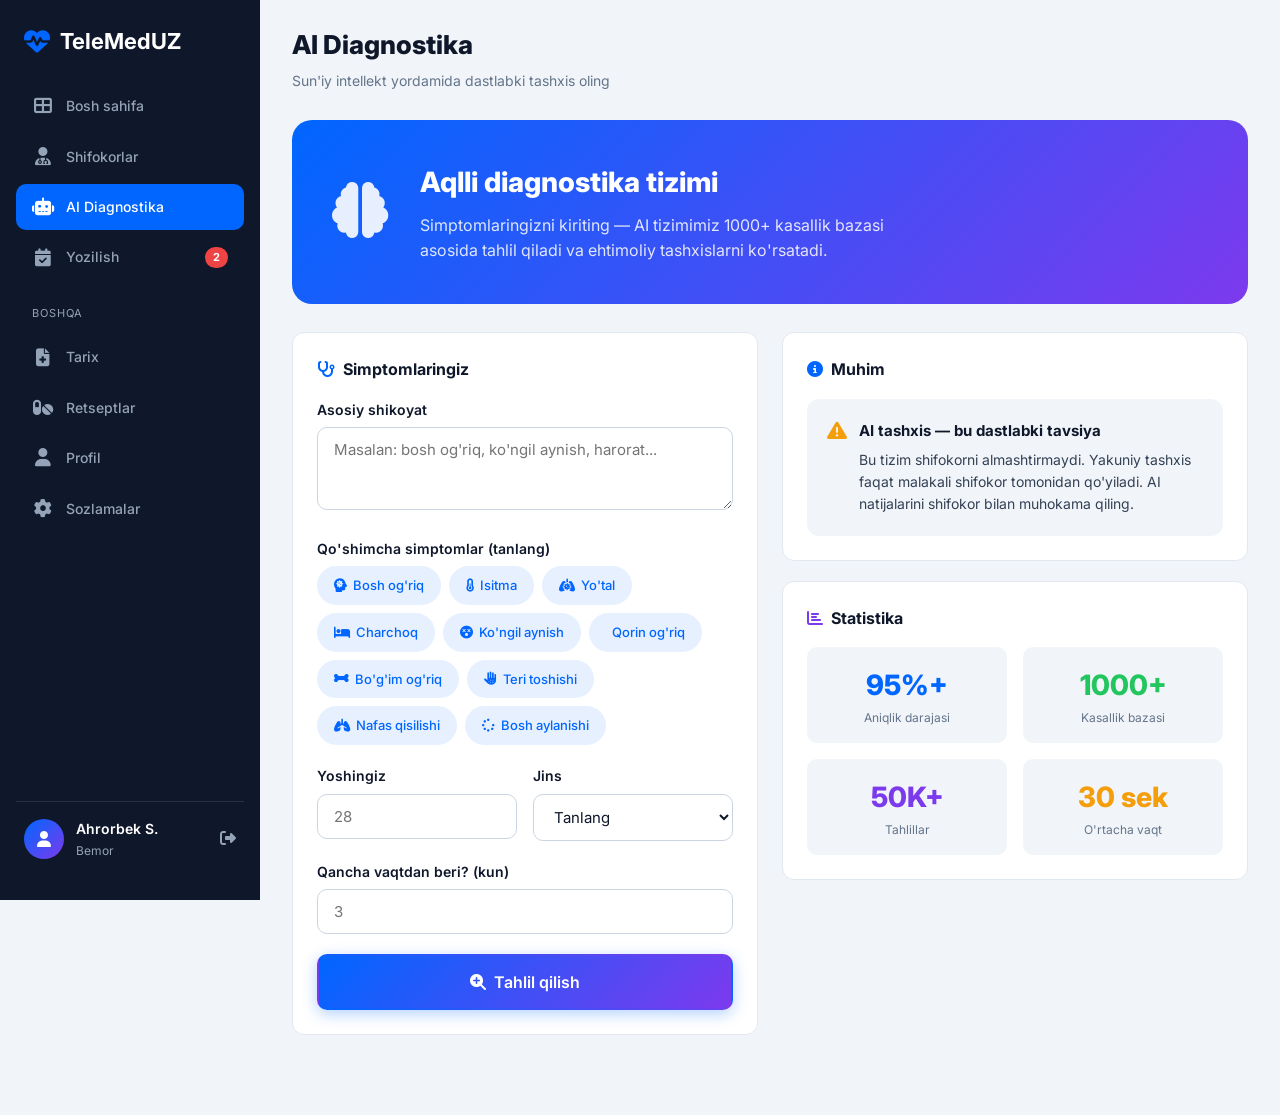
<file: ai-diagnostika.html>
<!DOCTYPE html>
<html lang="uz">
<head>
    <meta charset="UTF-8">
    <meta name="viewport" content="width=device-width, initial-scale=1.0">
    <title>AI Diagnostika — TeleMed UZ</title>
    <link href="https://fonts.googleapis.com/css2?family=Inter:wght@300;400;500;600;700;800&display=swap" rel="stylesheet">
    <link rel="stylesheet" href="https://cdnjs.cloudflare.com/ajax/libs/font-awesome/6.5.1/css/all.min.css">
    <link rel="stylesheet" href="app.css">
</head>
<body>
<div class="app-layout">
    <aside class="sidebar" id="sidebar">
        <div class="sidebar-logo"><i class="fas fa-heartbeat"></i><span>TeleMed<strong>UZ</strong></span></div>
        <nav class="sidebar-nav">
            <a href="dashboard.html" class="sidebar-link"><i class="fas fa-th-large"></i> Bosh sahifa</a>
            <a href="doctors.html" class="sidebar-link"><i class="fas fa-user-md"></i> Shifokorlar</a>
            <a href="ai-diagnostika.html" class="sidebar-link active"><i class="fas fa-robot"></i> AI Diagnostika</a>
            <a href="appointment.html" class="sidebar-link"><i class="fas fa-calendar-check"></i> Yozilish <span class="sidebar-badge">2</span></a>
            <div class="sidebar-section">Boshqa</div>
            <a href="#" class="sidebar-link"><i class="fas fa-file-medical"></i> Tarix</a>
            <a href="#" class="sidebar-link"><i class="fas fa-pills"></i> Retseptlar</a>
            <a href="profile.html" class="sidebar-link"><i class="fas fa-user"></i> Profil</a>
            <a href="#" class="sidebar-link"><i class="fas fa-cog"></i> Sozlamalar</a>
        </nav>
        <div class="sidebar-user">
            <div class="sidebar-user-avatar"><i class="fas fa-user"></i></div>
            <div class="sidebar-user-info"><div class="sidebar-user-name">Ahrorbek S.</div><div class="sidebar-user-role">Bemor</div></div>
            <a href="index.html" style="color:var(--gray-3);font-size:16px;"><i class="fas fa-sign-out-alt"></i></a>
        </div>
    </aside>
    <div class="sidebar-overlay" id="sidebarOverlay"></div>
    <button class="mobile-menu-btn" id="mobileMenuBtn"><i class="fas fa-bars"></i></button>

    <main class="main-content">
        <div class="topbar">
            <div class="topbar-left">
                <h1>AI Diagnostika</h1>
                <p>Sun'iy intellekt yordamida dastlabki tashxis oling</p>
            </div>
        </div>

        <!-- Hero -->
        <div class="ai-hero">
            <div class="ai-hero-icon"><i class="fas fa-brain"></i></div>
            <div>
                <h2>Aqlli diagnostika tizimi</h2>
                <p>Simptomlaringizni kiriting — AI tizimimiz 1000+ kasallik bazasi asosida tahlil qiladi va ehtimoliy tashxislarni ko'rsatadi.</p>
            </div>
        </div>

        <!-- Input Form -->
        <div class="grid-2">
            <div class="card ai-form">
                <div class="card-header">
                    <h3><i class="fas fa-stethoscope" style="color:var(--primary);margin-right:8px;"></i>Simptomlaringiz</h3>
                </div>
                <div class="form-group">
                    <label>Asosiy shikoyat</label>
                    <textarea class="form-input" rows="3" placeholder="Masalan: bosh og'riq, ko'ngil aynish, harorat..." id="mainSymptom"></textarea>
                </div>
                <div class="form-group">
                    <label>Qo'shimcha simptomlar (tanlang)</label>
                    <div class="symptom-tags" id="symptomTags">
                        <span class="symptom-tag" data-symptom="Bosh og'riq"><i class="fas fa-head-side-virus"></i> Bosh og'riq</span>
                        <span class="symptom-tag" data-symptom="Isitma"><i class="fas fa-thermometer-half"></i> Isitma</span>
                        <span class="symptom-tag" data-symptom="Yo'tal"><i class="fas fa-lungs-virus"></i> Yo'tal</span>
                        <span class="symptom-tag" data-symptom="Charchoq"><i class="fas fa-bed"></i> Charchoq</span>
                        <span class="symptom-tag" data-symptom="Ko'ngil aynish"><i class="fas fa-dizzy"></i> Ko'ngil aynish</span>
                        <span class="symptom-tag" data-symptom="Qorin og'riq"><i class="fas fa-stomach"></i> Qorin og'riq</span>
                        <span class="symptom-tag" data-symptom="Bo'g'im og'riq"><i class="fas fa-bone"></i> Bo'g'im og'riq</span>
                        <span class="symptom-tag" data-symptom="Teri toshishi"><i class="fas fa-allergies"></i> Teri toshishi</span>
                        <span class="symptom-tag" data-symptom="Nafas qisilishi"><i class="fas fa-lungs"></i> Nafas qisilishi</span>
                        <span class="symptom-tag" data-symptom="Bosh aylanishi"><i class="fas fa-spinner"></i> Bosh aylanishi</span>
                    </div>
                </div>
                <div class="form-row">
                    <div class="form-group">
                        <label>Yoshingiz</label>
                        <input type="number" class="form-input" placeholder="28" id="ageInput">
                    </div>
                    <div class="form-group">
                        <label>Jins</label>
                        <select class="form-input" id="genderInput">
                            <option value="">Tanlang</option>
                            <option>Erkak</option>
                            <option>Ayol</option>
                        </select>
                    </div>
                </div>
                <div class="form-group">
                    <label>Qancha vaqtdan beri? (kun)</label>
                    <input type="number" class="form-input" placeholder="3" id="durationInput">
                </div>
                <button class="btn btn-primary btn-block btn-lg" id="analyzeBtn">
                    <i class="fas fa-search-plus"></i> Tahlil qilish
                </button>
            </div>

            <!-- Info Card -->
            <div>
                <div class="card" style="margin-bottom:20px;">
                    <div class="card-header">
                        <h3><i class="fas fa-info-circle" style="color:var(--primary);margin-right:8px;"></i>Muhim</h3>
                    </div>
                    <div class="ai-advice" style="border:none;background:var(--gray-6);">
                        <i class="fas fa-exclamation-triangle"></i>
                        <div>
                            <h4>AI tashxis — bu dastlabki tavsiya</h4>
                            <p>Bu tizim shifokorni almashtirmaydi. Yakuniy tashxis faqat malakali shifokor tomonidan qo'yiladi. AI natijalarini shifokor bilan muhokama qiling.</p>
                        </div>
                    </div>
                </div>
                <div class="card">
                    <div class="card-header">
                        <h3><i class="fas fa-chart-bar" style="color:var(--accent);margin-right:8px;"></i>Statistika</h3>
                    </div>
                    <div style="display:grid; grid-template-columns: 1fr 1fr; gap:16px;">
                        <div style="text-align:center; padding:16px; background:var(--gray-6); border-radius:10px;">
                            <div style="font-size:28px; font-weight:800; color:var(--primary);">95%+</div>
                            <div style="font-size:12px; color:var(--gray-2);">Aniqlik darajasi</div>
                        </div>
                        <div style="text-align:center; padding:16px; background:var(--gray-6); border-radius:10px;">
                            <div style="font-size:28px; font-weight:800; color:var(--green);">1000+</div>
                            <div style="font-size:12px; color:var(--gray-2);">Kasallik bazasi</div>
                        </div>
                        <div style="text-align:center; padding:16px; background:var(--gray-6); border-radius:10px;">
                            <div style="font-size:28px; font-weight:800; color:var(--accent);">50K+</div>
                            <div style="font-size:12px; color:var(--gray-2);">Tahlillar</div>
                        </div>
                        <div style="text-align:center; padding:16px; background:var(--gray-6); border-radius:10px;">
                            <div style="font-size:28px; font-weight:800; color:var(--yellow);">30 sek</div>
                            <div style="font-size:12px; color:var(--gray-2);">O'rtacha vaqt</div>
                        </div>
                    </div>
                </div>
            </div>
        </div>

        <!-- Results (hidden initially) -->
        <div id="resultSection" style="display:none;">
            <div class="ai-result">
                <div class="ai-result-header">
                    <div class="ai-result-icon"><i class="fas fa-clipboard-check"></i></div>
                    <div>
                        <h3>Tahlil natijalari</h3>
                        <div class="ai-result-score">Ishonchlilik: 94% | Tahlil vaqti: 2.3 soniya</div>
                    </div>
                </div>

                <h4 style="margin-bottom:12px; font-size:15px;">Ehtimoliy tashxislar:</h4>
                <div class="ai-conditions">
                    <div class="ai-condition">
                        <span class="ai-condition-name">ORVI (Shamollash)</span>
                        <div class="ai-condition-bar"><div class="ai-condition-fill" style="width:78%; background:var(--green);"></div></div>
                        <span class="ai-condition-pct" style="color:var(--green);">78%</span>
                    </div>
                    <div class="ai-condition">
                        <span class="ai-condition-name">Gripp</span>
                        <div class="ai-condition-bar"><div class="ai-condition-fill" style="width:45%; background:var(--yellow);"></div></div>
                        <span class="ai-condition-pct" style="color:var(--yellow);">45%</span>
                    </div>
                    <div class="ai-condition">
                        <span class="ai-condition-name">Sinusit</span>
                        <div class="ai-condition-bar"><div class="ai-condition-fill" style="width:22%; background:var(--primary);"></div></div>
                        <span class="ai-condition-pct" style="color:var(--primary);">22%</span>
                    </div>
                </div>

                <div class="ai-advice">
                    <i class="fas fa-lightbulb"></i>
                    <div>
                        <h4>AI tavsiyasi</h4>
                        <p>Simptomlaringiz asosan ORVI (shamollash)ga xos. Ko'p suyuqlik iching, dam oling. Agar harorat 38.5°C dan oshsa yoki 5 kundan oshib ketsa, albatta shifokorga murojaat qiling. Onlayn konsultatsiya olishingiz tavsiya etiladi.</p>
                    </div>
                </div>

                <div style="display:flex; gap:12px; margin-top:24px; flex-wrap:wrap;">
                    <a href="doctors.html" class="btn btn-primary"><i class="fas fa-user-md"></i> Shifokorga yozilish</a>
                    <button class="btn btn-outline" onclick="document.getElementById('resultSection').style.display='none';"><i class="fas fa-redo"></i> Qayta tahlil</button>
                    <button class="btn btn-secondary"><i class="fas fa-download"></i> Natijani saqlash</button>
                </div>
            </div>
        </div>
    </main>
</div>

<script>
// Mobile menu
const btn = document.getElementById('mobileMenuBtn'), sidebar = document.getElementById('sidebar'), overlay = document.getElementById('sidebarOverlay');
btn.addEventListener('click', () => { sidebar.classList.toggle('open'); overlay.classList.toggle('open'); });
overlay.addEventListener('click', () => { sidebar.classList.remove('open'); overlay.classList.remove('open'); });

// Symptom tags
document.querySelectorAll('.symptom-tag').forEach(tag => {
    tag.addEventListener('click', () => tag.classList.toggle('selected'));
});

// Analyze
document.getElementById('analyzeBtn').addEventListener('click', function() {
    this.innerHTML = '<i class="fas fa-spinner fa-spin"></i> Tahlil qilinmoqda...';
    this.disabled = true;
    setTimeout(() => {
        this.innerHTML = '<i class="fas fa-search-plus"></i> Tahlil qilish';
        this.disabled = false;
        document.getElementById('resultSection').style.display = 'block';
        document.getElementById('resultSection').scrollIntoView({ behavior: 'smooth' });
    }, 2000);
});
</script>
</body>
</html>
</file>
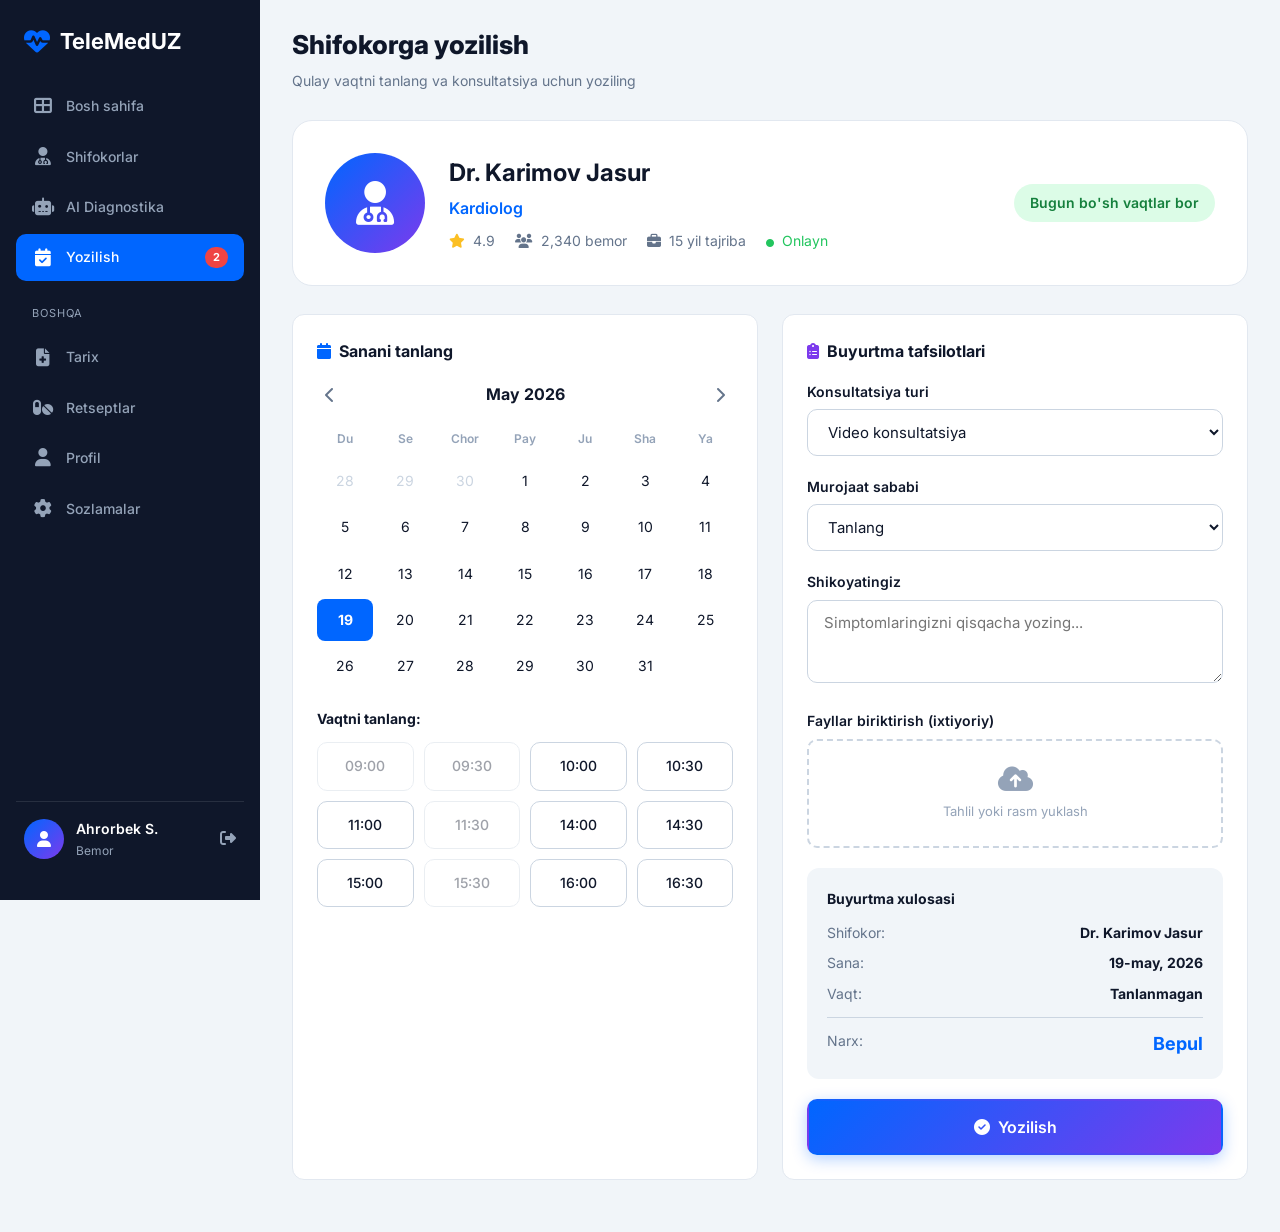
<file: appointment.html>
<!DOCTYPE html>
<html lang="uz">
<head>
    <meta charset="UTF-8">
    <meta name="viewport" content="width=device-width, initial-scale=1.0">
    <title>Yozilish — TeleMed UZ</title>
    <link href="https://fonts.googleapis.com/css2?family=Inter:wght@300;400;500;600;700;800&display=swap" rel="stylesheet">
    <link rel="stylesheet" href="https://cdnjs.cloudflare.com/ajax/libs/font-awesome/6.5.1/css/all.min.css">
    <link rel="stylesheet" href="app.css">
</head>
<body>
<div class="app-layout">
    <aside class="sidebar" id="sidebar">
        <div class="sidebar-logo"><i class="fas fa-heartbeat"></i><span>TeleMed<strong>UZ</strong></span></div>
        <nav class="sidebar-nav">
            <a href="dashboard.html" class="sidebar-link"><i class="fas fa-th-large"></i> Bosh sahifa</a>
            <a href="doctors.html" class="sidebar-link"><i class="fas fa-user-md"></i> Shifokorlar</a>
            <a href="ai-diagnostika.html" class="sidebar-link"><i class="fas fa-robot"></i> AI Diagnostika</a>
            <a href="appointment.html" class="sidebar-link active"><i class="fas fa-calendar-check"></i> Yozilish <span class="sidebar-badge">2</span></a>
            <div class="sidebar-section">Boshqa</div>
            <a href="#" class="sidebar-link"><i class="fas fa-file-medical"></i> Tarix</a>
            <a href="#" class="sidebar-link"><i class="fas fa-pills"></i> Retseptlar</a>
            <a href="profile.html" class="sidebar-link"><i class="fas fa-user"></i> Profil</a>
            <a href="#" class="sidebar-link"><i class="fas fa-cog"></i> Sozlamalar</a>
        </nav>
        <div class="sidebar-user">
            <div class="sidebar-user-avatar"><i class="fas fa-user"></i></div>
            <div class="sidebar-user-info"><div class="sidebar-user-name">Ahrorbek S.</div><div class="sidebar-user-role">Bemor</div></div>
            <a href="index.html" style="color:var(--gray-3);font-size:16px;"><i class="fas fa-sign-out-alt"></i></a>
        </div>
    </aside>
    <div class="sidebar-overlay" id="sidebarOverlay"></div>
    <button class="mobile-menu-btn" id="mobileMenuBtn"><i class="fas fa-bars"></i></button>

    <main class="main-content">
        <div class="topbar">
            <div class="topbar-left">
                <h1>Shifokorga yozilish</h1>
                <p>Qulay vaqtni tanlang va konsultatsiya uchun yoziling</p>
            </div>
        </div>

        <!-- Doctor Header -->
        <div class="appointment-header">
            <div class="appointment-doctor-avatar"><i class="fas fa-user-md"></i></div>
            <div class="appointment-doctor-info">
                <h2>Dr. Karimov Jasur</h2>
                <div class="specialty">Kardiolog</div>
                <div class="meta">
                    <span><i class="fas fa-star" style="color:#FBBF24;"></i> 4.9</span>
                    <span><i class="fas fa-users"></i> 2,340 bemor</span>
                    <span><i class="fas fa-briefcase"></i> 15 yil tajriba</span>
                    <span style="color:var(--green);"><i class="fas fa-circle" style="font-size:8px;"></i> Onlayn</span>
                </div>
            </div>
            <div style="margin-left:auto;">
                <span class="badge badge-green" style="font-size:14px; padding:8px 16px;">Bugun bo'sh vaqtlar bor</span>
            </div>
        </div>

        <div class="grid-2">
            <!-- Calendar -->
            <div class="card">
                <div class="card-header">
                    <h3><i class="fas fa-calendar" style="color:var(--primary);margin-right:8px;"></i>Sanani tanlang</h3>
                </div>
                <div class="calendar-mini">
                    <div class="calendar-header">
                        <button><i class="fas fa-chevron-left"></i></button>
                        <h4>May 2026</h4>
                        <button><i class="fas fa-chevron-right"></i></button>
                    </div>
                    <div class="calendar-grid">
                        <div class="calendar-day-name">Du</div><div class="calendar-day-name">Se</div><div class="calendar-day-name">Chor</div>
                        <div class="calendar-day-name">Pay</div><div class="calendar-day-name">Ju</div><div class="calendar-day-name">Sha</div>
                        <div class="calendar-day-name">Ya</div>
                        <div class="calendar-day other-month">28</div><div class="calendar-day other-month">29</div><div class="calendar-day other-month">30</div>
                        <div class="calendar-day">1</div><div class="calendar-day">2</div><div class="calendar-day">3</div><div class="calendar-day">4</div>
                        <div class="calendar-day">5</div><div class="calendar-day">6</div><div class="calendar-day">7</div>
                        <div class="calendar-day">8</div><div class="calendar-day">9</div><div class="calendar-day">10</div><div class="calendar-day">11</div>
                        <div class="calendar-day">12</div><div class="calendar-day">13</div><div class="calendar-day">14</div>
                        <div class="calendar-day">15</div><div class="calendar-day">16</div><div class="calendar-day">17</div>
                        <div class="calendar-day">18</div><div class="calendar-day today selected">19</div><div class="calendar-day">20</div><div class="calendar-day">21</div>
                        <div class="calendar-day">22</div><div class="calendar-day">23</div><div class="calendar-day">24</div>
                        <div class="calendar-day">25</div><div class="calendar-day">26</div><div class="calendar-day">27</div><div class="calendar-day">28</div>
                        <div class="calendar-day">29</div><div class="calendar-day">30</div><div class="calendar-day">31</div>
                    </div>
                </div>

                <h4 style="font-size:14px; font-weight:700; margin-bottom:12px;">Vaqtni tanlang:</h4>
                <div class="time-slots" id="timeSlots">
                    <div class="time-slot disabled">09:00</div>
                    <div class="time-slot disabled">09:30</div>
                    <div class="time-slot">10:00</div>
                    <div class="time-slot">10:30</div>
                    <div class="time-slot">11:00</div>
                    <div class="time-slot disabled">11:30</div>
                    <div class="time-slot">14:00</div>
                    <div class="time-slot">14:30</div>
                    <div class="time-slot">15:00</div>
                    <div class="time-slot disabled">15:30</div>
                    <div class="time-slot">16:00</div>
                    <div class="time-slot">16:30</div>
                </div>
            </div>

            <!-- Booking Form -->
            <div class="card">
                <div class="card-header">
                    <h3><i class="fas fa-clipboard-list" style="color:var(--accent);margin-right:8px;"></i>Buyurtma tafsilotlari</h3>
                </div>
                <form id="bookingForm">
                    <div class="form-group">
                        <label>Konsultatsiya turi</label>
                        <select class="form-input">
                            <option>Video konsultatsiya</option>
                            <option>Chat konsultatsiya</option>
                            <option>Telefon konsultatsiya</option>
                        </select>
                    </div>
                    <div class="form-group">
                        <label>Murojaat sababi</label>
                        <select class="form-input">
                            <option value="">Tanlang</option>
                            <option>Birinchi konsultatsiya</option>
                            <option>Qayta ko'rik</option>
                            <option>Tahlil natijalari muhokamasi</option>
                            <option>Retsept yangilash</option>
                            <option>Boshqa</option>
                        </select>
                    </div>
                    <div class="form-group">
                        <label>Shikoyatingiz</label>
                        <textarea class="form-input" rows="3" placeholder="Simptomlaringizni qisqacha yozing..."></textarea>
                    </div>
                    <div class="form-group">
                        <label>Fayllar biriktirish (ixtiyoriy)</label>
                        <div style="border:2px dashed var(--gray-4); border-radius:10px; padding:24px; text-align:center; color:var(--gray-3); cursor:pointer;">
                            <i class="fas fa-cloud-upload-alt" style="font-size:28px; margin-bottom:8px;"></i>
                            <p style="font-size:13px;">Tahlil yoki rasm yuklash</p>
                        </div>
                    </div>

                    <!-- Summary -->
                    <div style="background:var(--gray-6); border-radius:12px; padding:20px; margin-bottom:20px;">
                        <h4 style="font-size:14px; margin-bottom:12px;">Buyurtma xulosasi</h4>
                        <div style="display:flex; justify-content:space-between; font-size:14px; margin-bottom:8px;">
                            <span style="color:var(--gray-2);">Shifokor:</span>
                            <strong>Dr. Karimov Jasur</strong>
                        </div>
                        <div style="display:flex; justify-content:space-between; font-size:14px; margin-bottom:8px;">
                            <span style="color:var(--gray-2);">Sana:</span>
                            <strong id="selectedDate">19-may, 2026</strong>
                        </div>
                        <div style="display:flex; justify-content:space-between; font-size:14px; margin-bottom:8px;">
                            <span style="color:var(--gray-2);">Vaqt:</span>
                            <strong id="selectedTime">Tanlanmagan</strong>
                        </div>
                        <div style="display:flex; justify-content:space-between; font-size:14px; border-top:1px solid var(--gray-4); padding-top:12px; margin-top:12px;">
                            <span style="color:var(--gray-2);">Narx:</span>
                            <strong style="font-size:18px; color:var(--primary);">Bepul</strong>
                        </div>
                    </div>
                    <button type="submit" class="btn btn-primary btn-block btn-lg">
                        <i class="fas fa-check-circle"></i> Yozilish
                    </button>
                </form>
            </div>
        </div>
    </main>
</div>

<!-- Success Modal -->
<div class="modal" id="successModal">
    <div class="modal-content">
        <div class="modal-icon success"><i class="fas fa-check-circle"></i></div>
        <h3>Muvaffaqiyatli yozildingiz!</h3>
        <p>Dr. Karimov Jasur bilan konsultatsiya belgilandi. Tez orada SMS orqali tasdiqlash xabari keladi.</p>
        <a href="dashboard.html" class="btn btn-primary"><i class="fas fa-home"></i> Bosh sahifaga</a>
    </div>
</div>

<script>
// Mobile menu
const btn = document.getElementById('mobileMenuBtn'), sidebar = document.getElementById('sidebar'), overlay = document.getElementById('sidebarOverlay');
btn.addEventListener('click', () => { sidebar.classList.toggle('open'); overlay.classList.toggle('open'); });
overlay.addEventListener('click', () => { sidebar.classList.remove('open'); overlay.classList.remove('open'); });

// Calendar day selection
document.querySelectorAll('.calendar-day:not(.other-month)').forEach(day => {
    day.addEventListener('click', function() {
        document.querySelectorAll('.calendar-day').forEach(d => d.classList.remove('selected'));
        this.classList.add('selected');
        document.getElementById('selectedDate').textContent = this.textContent + '-may, 2026';
    });
});

// Time slot selection
document.querySelectorAll('.time-slot:not(.disabled)').forEach(slot => {
    slot.addEventListener('click', function() {
        document.querySelectorAll('.time-slot').forEach(s => s.classList.remove('selected'));
        this.classList.add('selected');
        document.getElementById('selectedTime').textContent = this.textContent;
    });
});

// Booking form
document.getElementById('bookingForm').addEventListener('submit', function(e) {
    e.preventDefault();
    document.getElementById('successModal').classList.add('active');
});
</script>
</body>
</html>
</file>
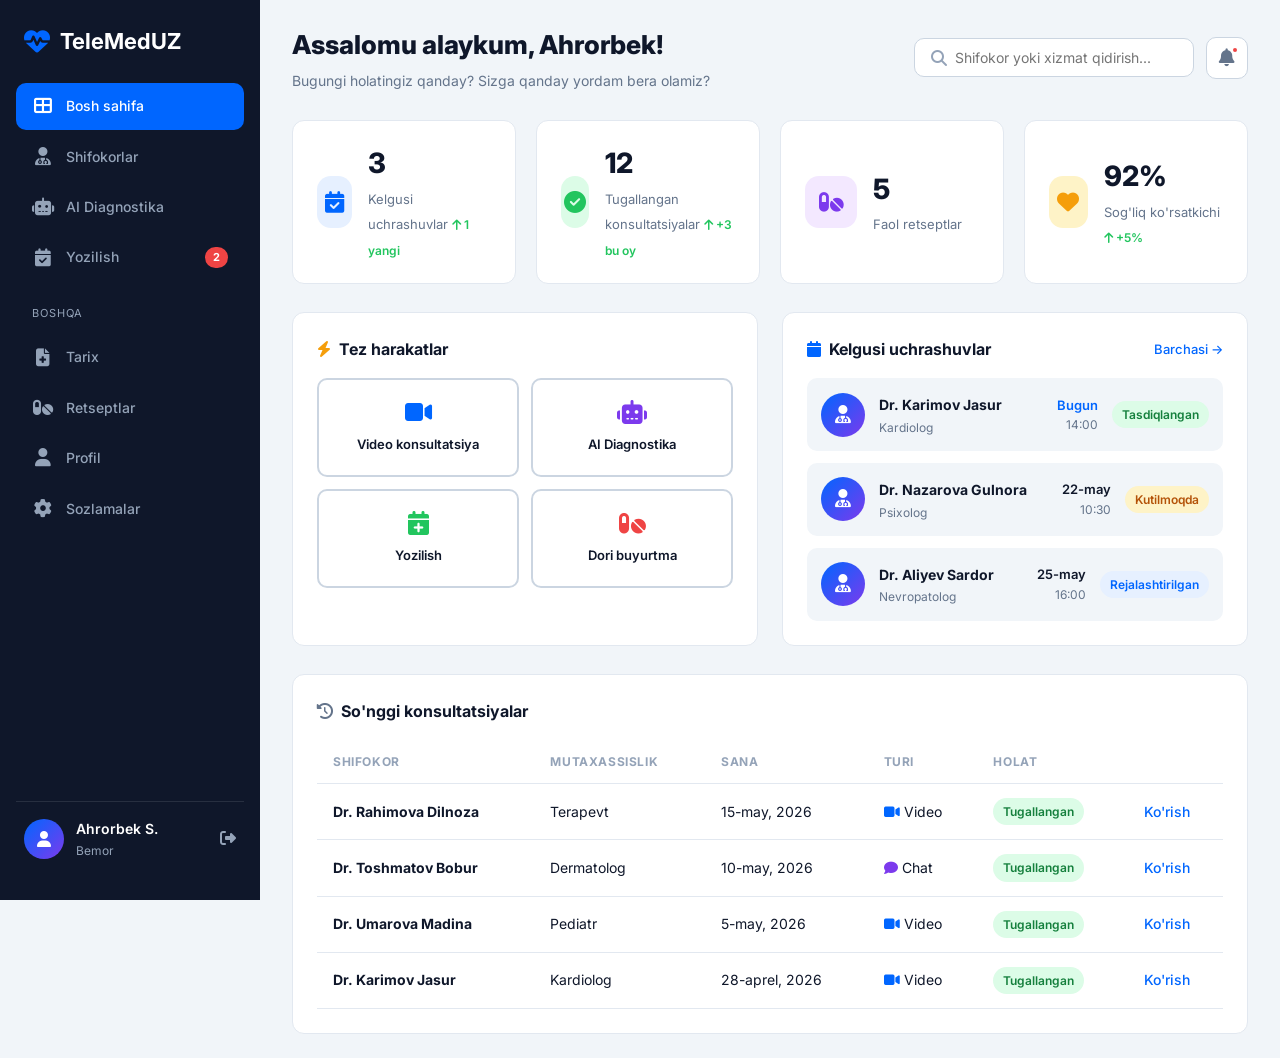
<file: dashboard.html>
<!DOCTYPE html>
<html lang="uz">
<head>
    <meta charset="UTF-8">
    <meta name="viewport" content="width=device-width, initial-scale=1.0">
    <title>Dashboard — TeleMed UZ</title>
    <link href="https://fonts.googleapis.com/css2?family=Inter:wght@300;400;500;600;700;800&display=swap" rel="stylesheet">
    <link rel="stylesheet" href="https://cdnjs.cloudflare.com/ajax/libs/font-awesome/6.5.1/css/all.min.css">
    <link rel="stylesheet" href="app.css">
</head>
<body>
<div class="app-layout">
    <!-- SIDEBAR -->
    <aside class="sidebar" id="sidebar">
        <div class="sidebar-logo">
            <i class="fas fa-heartbeat"></i>
            <span>TeleMed<strong>UZ</strong></span>
        </div>
        <nav class="sidebar-nav">
            <a href="dashboard.html" class="sidebar-link active"><i class="fas fa-th-large"></i> Bosh sahifa</a>
            <a href="doctors.html" class="sidebar-link"><i class="fas fa-user-md"></i> Shifokorlar</a>
            <a href="ai-diagnostika.html" class="sidebar-link"><i class="fas fa-robot"></i> AI Diagnostika</a>
            <a href="appointment.html" class="sidebar-link"><i class="fas fa-calendar-check"></i> Yozilish <span class="sidebar-badge">2</span></a>
            <div class="sidebar-section">Boshqa</div>
            <a href="#" class="sidebar-link"><i class="fas fa-file-medical"></i> Tarix</a>
            <a href="#" class="sidebar-link"><i class="fas fa-pills"></i> Retseptlar</a>
            <a href="profile.html" class="sidebar-link"><i class="fas fa-user"></i> Profil</a>
            <a href="#" class="sidebar-link"><i class="fas fa-cog"></i> Sozlamalar</a>
        </nav>
        <div class="sidebar-user">
            <div class="sidebar-user-avatar"><i class="fas fa-user"></i></div>
            <div class="sidebar-user-info">
                <div class="sidebar-user-name">Ahrorbek S.</div>
                <div class="sidebar-user-role">Bemor</div>
            </div>
            <a href="index.html" style="color:var(--gray-3);font-size:16px;" title="Chiqish"><i class="fas fa-sign-out-alt"></i></a>
        </div>
    </aside>
    <div class="sidebar-overlay" id="sidebarOverlay"></div>
    <button class="mobile-menu-btn" id="mobileMenuBtn"><i class="fas fa-bars"></i></button>

    <!-- MAIN -->
    <main class="main-content">
        <div class="topbar">
            <div class="topbar-left">
                <h1>Assalomu alaykum, Ahrorbek!</h1>
                <p>Bugungi holatingiz qanday? Sizga qanday yordam bera olamiz?</p>
            </div>
            <div class="topbar-right">
                <div class="topbar-search">
                    <i class="fas fa-search"></i>
                    <input type="text" placeholder="Shifokor yoki xizmat qidirish...">
                </div>
                <div class="topbar-notif">
                    <i class="fas fa-bell"></i>
                    <span class="topbar-notif-dot"></span>
                </div>
            </div>
        </div>

        <!-- Stats -->
        <div class="stats-row">
            <div class="stat-card">
                <div class="stat-card-icon blue"><i class="fas fa-calendar-check"></i></div>
                <div>
                    <span class="stat-card-value">3</span>
                    <span class="stat-card-label">Kelgusi uchrashuvlar</span>
                    <span class="stat-card-change up"><i class="fas fa-arrow-up"></i> 1 yangi</span>
                </div>
            </div>
            <div class="stat-card">
                <div class="stat-card-icon green"><i class="fas fa-check-circle"></i></div>
                <div>
                    <span class="stat-card-value">12</span>
                    <span class="stat-card-label">Tugallangan konsultatsiyalar</span>
                    <span class="stat-card-change up"><i class="fas fa-arrow-up"></i> +3 bu oy</span>
                </div>
            </div>
            <div class="stat-card">
                <div class="stat-card-icon purple"><i class="fas fa-pills"></i></div>
                <div>
                    <span class="stat-card-value">5</span>
                    <span class="stat-card-label">Faol retseptlar</span>
                </div>
            </div>
            <div class="stat-card">
                <div class="stat-card-icon orange"><i class="fas fa-heart"></i></div>
                <div>
                    <span class="stat-card-value">92%</span>
                    <span class="stat-card-label">Sog'liq ko'rsatkichi</span>
                    <span class="stat-card-change up"><i class="fas fa-arrow-up"></i> +5%</span>
                </div>
            </div>
        </div>

        <!-- Quick Actions + Upcoming -->
        <div class="grid-2">
            <!-- Quick Actions -->
            <div class="card">
                <div class="card-header">
                    <h3><i class="fas fa-bolt" style="color:var(--yellow);margin-right:8px;"></i>Tez harakatlar</h3>
                </div>
                <div style="display:grid; grid-template-columns: 1fr 1fr; gap:12px;">
                    <a href="doctors.html" class="btn btn-outline" style="justify-content:center; flex-direction:column; padding:20px; gap:10px;">
                        <i class="fas fa-video" style="font-size:24px; color:var(--primary);"></i>
                        <span style="font-size:13px;">Video konsultatsiya</span>
                    </a>
                    <a href="ai-diagnostika.html" class="btn btn-outline" style="justify-content:center; flex-direction:column; padding:20px; gap:10px;">
                        <i class="fas fa-robot" style="font-size:24px; color:var(--accent);"></i>
                        <span style="font-size:13px;">AI Diagnostika</span>
                    </a>
                    <a href="appointment.html" class="btn btn-outline" style="justify-content:center; flex-direction:column; padding:20px; gap:10px;">
                        <i class="fas fa-calendar-plus" style="font-size:24px; color:var(--green);"></i>
                        <span style="font-size:13px;">Yozilish</span>
                    </a>
                    <a href="#" class="btn btn-outline" style="justify-content:center; flex-direction:column; padding:20px; gap:10px;">
                        <i class="fas fa-pills" style="font-size:24px; color:var(--red);"></i>
                        <span style="font-size:13px;">Dori buyurtma</span>
                    </a>
                </div>
            </div>

            <!-- Upcoming Appointments -->
            <div class="card">
                <div class="card-header">
                    <h3><i class="fas fa-calendar" style="color:var(--primary);margin-right:8px;"></i>Kelgusi uchrashuvlar</h3>
                    <a href="appointment.html" class="form-link" style="font-size:13px;">Barchasi →</a>
                </div>
                <div style="display:flex; flex-direction:column; gap:12px;">
                    <div style="display:flex; align-items:center; gap:14px; padding:14px; background:var(--gray-6); border-radius:10px;">
                        <div style="width:44px;height:44px;border-radius:50%;background:var(--gradient);display:flex;align-items:center;justify-content:center;color:white;font-size:18px;"><i class="fas fa-user-md"></i></div>
                        <div style="flex:1;">
                            <strong style="font-size:14px;">Dr. Karimov Jasur</strong>
                            <div style="font-size:12px;color:var(--gray-2);">Kardiolog</div>
                        </div>
                        <div style="text-align:right;">
                            <div style="font-size:13px;font-weight:600;color:var(--primary);">Bugun</div>
                            <div style="font-size:12px;color:var(--gray-2);">14:00</div>
                        </div>
                        <span class="badge badge-green">Tasdiqlangan</span>
                    </div>
                    <div style="display:flex; align-items:center; gap:14px; padding:14px; background:var(--gray-6); border-radius:10px;">
                        <div style="width:44px;height:44px;border-radius:50%;background:var(--gradient);display:flex;align-items:center;justify-content:center;color:white;font-size:18px;"><i class="fas fa-user-md"></i></div>
                        <div style="flex:1;">
                            <strong style="font-size:14px;">Dr. Nazarova Gulnora</strong>
                            <div style="font-size:12px;color:var(--gray-2);">Psixolog</div>
                        </div>
                        <div style="text-align:right;">
                            <div style="font-size:13px;font-weight:600;">22-may</div>
                            <div style="font-size:12px;color:var(--gray-2);">10:30</div>
                        </div>
                        <span class="badge badge-yellow">Kutilmoqda</span>
                    </div>
                    <div style="display:flex; align-items:center; gap:14px; padding:14px; background:var(--gray-6); border-radius:10px;">
                        <div style="width:44px;height:44px;border-radius:50%;background:var(--gradient);display:flex;align-items:center;justify-content:center;color:white;font-size:18px;"><i class="fas fa-user-md"></i></div>
                        <div style="flex:1;">
                            <strong style="font-size:14px;">Dr. Aliyev Sardor</strong>
                            <div style="font-size:12px;color:var(--gray-2);">Nevropatolog</div>
                        </div>
                        <div style="text-align:right;">
                            <div style="font-size:13px;font-weight:600;">25-may</div>
                            <div style="font-size:12px;color:var(--gray-2);">16:00</div>
                        </div>
                        <span class="badge badge-blue">Rejalashtirilgan</span>
                    </div>
                </div>
            </div>
        </div>

        <!-- Recent History -->
        <div class="card">
            <div class="card-header">
                <h3><i class="fas fa-history" style="color:var(--gray-2);margin-right:8px;"></i>So'nggi konsultatsiyalar</h3>
            </div>
            <div class="table-wrap">
                <table>
                    <thead>
                        <tr>
                            <th>Shifokor</th>
                            <th>Mutaxassislik</th>
                            <th>Sana</th>
                            <th>Turi</th>
                            <th>Holat</th>
                            <th></th>
                        </tr>
                    </thead>
                    <tbody>
                        <tr>
                            <td><strong>Dr. Rahimova Dilnoza</strong></td>
                            <td>Terapevt</td>
                            <td>15-may, 2026</td>
                            <td><i class="fas fa-video" style="color:var(--primary);"></i> Video</td>
                            <td><span class="badge badge-green">Tugallangan</span></td>
                            <td><a href="#" class="form-link">Ko'rish</a></td>
                        </tr>
                        <tr>
                            <td><strong>Dr. Toshmatov Bobur</strong></td>
                            <td>Dermatolog</td>
                            <td>10-may, 2026</td>
                            <td><i class="fas fa-comment" style="color:var(--accent);"></i> Chat</td>
                            <td><span class="badge badge-green">Tugallangan</span></td>
                            <td><a href="#" class="form-link">Ko'rish</a></td>
                        </tr>
                        <tr>
                            <td><strong>Dr. Umarova Madina</strong></td>
                            <td>Pediatr</td>
                            <td>5-may, 2026</td>
                            <td><i class="fas fa-video" style="color:var(--primary);"></i> Video</td>
                            <td><span class="badge badge-green">Tugallangan</span></td>
                            <td><a href="#" class="form-link">Ko'rish</a></td>
                        </tr>
                        <tr>
                            <td><strong>Dr. Karimov Jasur</strong></td>
                            <td>Kardiolog</td>
                            <td>28-aprel, 2026</td>
                            <td><i class="fas fa-video" style="color:var(--primary);"></i> Video</td>
                            <td><span class="badge badge-green">Tugallangan</span></td>
                            <td><a href="#" class="form-link">Ko'rish</a></td>
                        </tr>
                    </tbody>
                </table>
            </div>
        </div>
    </main>
</div>

<script>
const btn = document.getElementById('mobileMenuBtn');
const sidebar = document.getElementById('sidebar');
const overlay = document.getElementById('sidebarOverlay');
btn.addEventListener('click', () => { sidebar.classList.toggle('open'); overlay.classList.toggle('open'); });
overlay.addEventListener('click', () => { sidebar.classList.remove('open'); overlay.classList.remove('open'); });
</script>
</body>
</html>
</file>
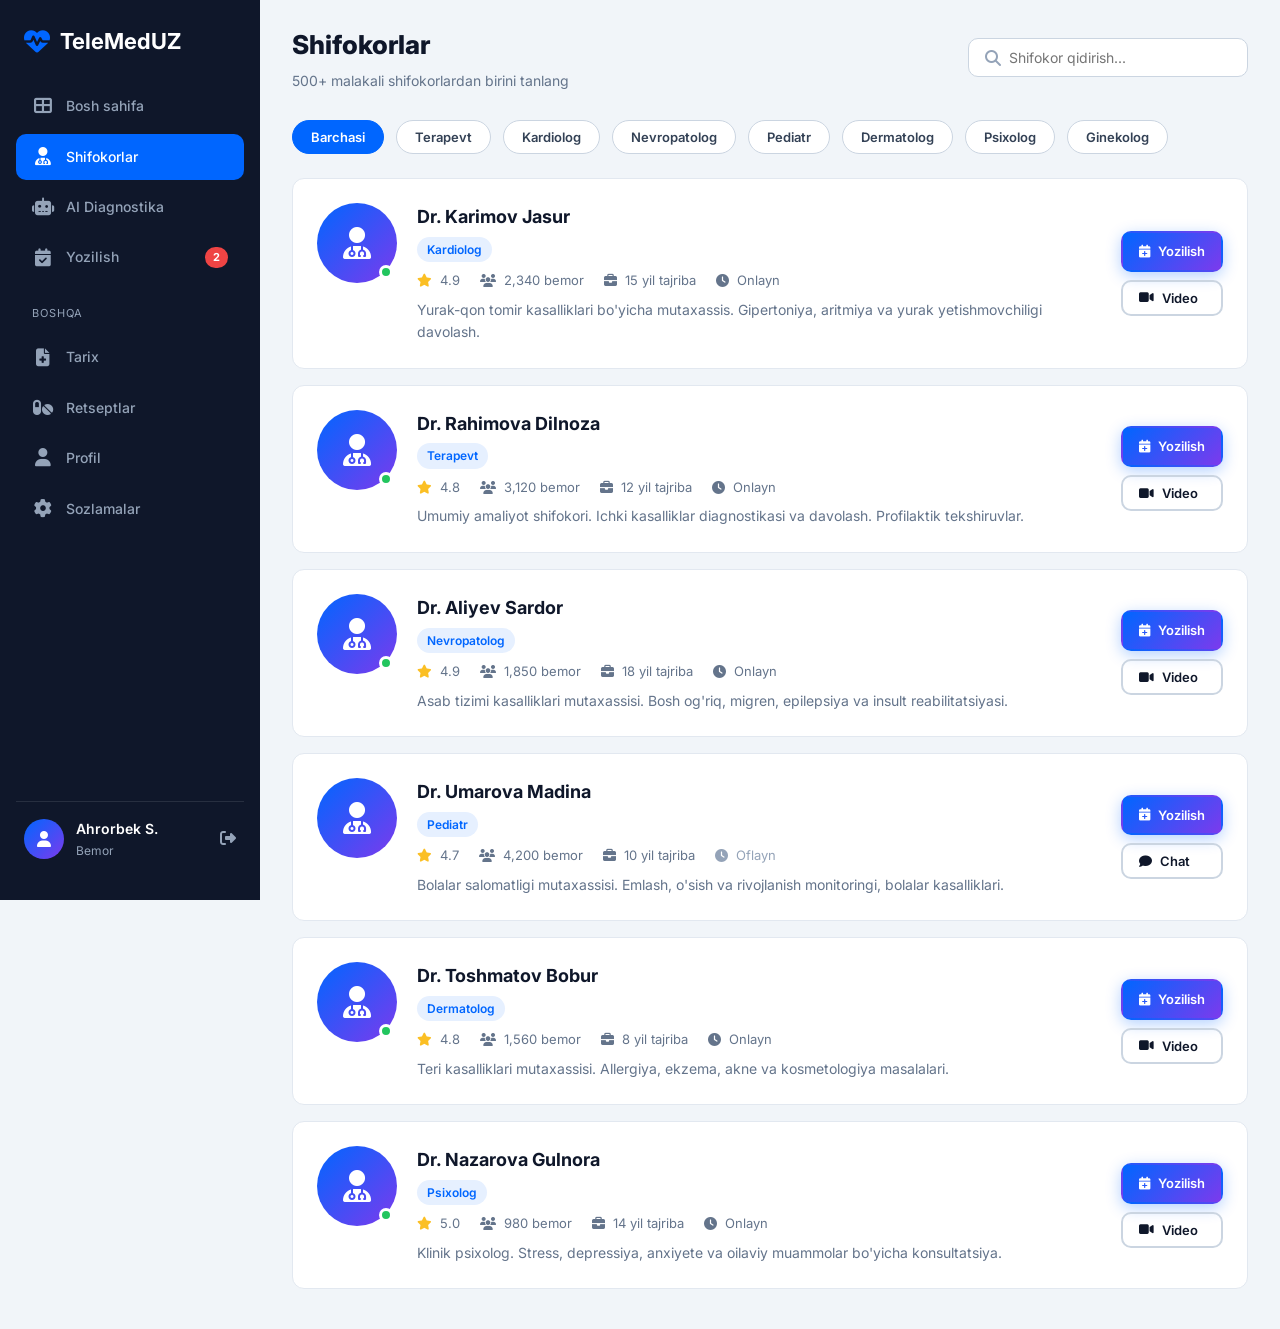
<file: doctors.html>
<!DOCTYPE html>
<html lang="uz">
<head>
    <meta charset="UTF-8">
    <meta name="viewport" content="width=device-width, initial-scale=1.0">
    <title>Shifokorlar — TeleMed UZ</title>
    <link href="https://fonts.googleapis.com/css2?family=Inter:wght@300;400;500;600;700;800&display=swap" rel="stylesheet">
    <link rel="stylesheet" href="https://cdnjs.cloudflare.com/ajax/libs/font-awesome/6.5.1/css/all.min.css">
    <link rel="stylesheet" href="app.css">
</head>
<body>
<div class="app-layout">
    <aside class="sidebar" id="sidebar">
        <div class="sidebar-logo"><i class="fas fa-heartbeat"></i><span>TeleMed<strong>UZ</strong></span></div>
        <nav class="sidebar-nav">
            <a href="dashboard.html" class="sidebar-link"><i class="fas fa-th-large"></i> Bosh sahifa</a>
            <a href="doctors.html" class="sidebar-link active"><i class="fas fa-user-md"></i> Shifokorlar</a>
            <a href="ai-diagnostika.html" class="sidebar-link"><i class="fas fa-robot"></i> AI Diagnostika</a>
            <a href="appointment.html" class="sidebar-link"><i class="fas fa-calendar-check"></i> Yozilish <span class="sidebar-badge">2</span></a>
            <div class="sidebar-section">Boshqa</div>
            <a href="#" class="sidebar-link"><i class="fas fa-file-medical"></i> Tarix</a>
            <a href="#" class="sidebar-link"><i class="fas fa-pills"></i> Retseptlar</a>
            <a href="profile.html" class="sidebar-link"><i class="fas fa-user"></i> Profil</a>
            <a href="#" class="sidebar-link"><i class="fas fa-cog"></i> Sozlamalar</a>
        </nav>
        <div class="sidebar-user">
            <div class="sidebar-user-avatar"><i class="fas fa-user"></i></div>
            <div class="sidebar-user-info"><div class="sidebar-user-name">Ahrorbek S.</div><div class="sidebar-user-role">Bemor</div></div>
            <a href="index.html" style="color:var(--gray-3);font-size:16px;"><i class="fas fa-sign-out-alt"></i></a>
        </div>
    </aside>
    <div class="sidebar-overlay" id="sidebarOverlay"></div>
    <button class="mobile-menu-btn" id="mobileMenuBtn"><i class="fas fa-bars"></i></button>

    <main class="main-content">
        <div class="topbar">
            <div class="topbar-left">
                <h1>Shifokorlar</h1>
                <p>500+ malakali shifokorlardan birini tanlang</p>
            </div>
            <div class="topbar-right">
                <div class="topbar-search">
                    <i class="fas fa-search"></i>
                    <input type="text" placeholder="Shifokor qidirish..." id="searchInput">
                </div>
            </div>
        </div>

        <!-- Filters -->
        <div class="doctors-filter">
            <button class="filter-btn active" data-filter="all">Barchasi</button>
            <button class="filter-btn" data-filter="Terapevt">Terapevt</button>
            <button class="filter-btn" data-filter="Kardiolog">Kardiolog</button>
            <button class="filter-btn" data-filter="Nevropatolog">Nevropatolog</button>
            <button class="filter-btn" data-filter="Pediatr">Pediatr</button>
            <button class="filter-btn" data-filter="Dermatolog">Dermatolog</button>
            <button class="filter-btn" data-filter="Psixolog">Psixolog</button>
            <button class="filter-btn" data-filter="Ginekolog">Ginekolog</button>
        </div>

        <!-- Doctor Cards -->
        <div id="doctorsList">
            <div class="doctor-list-card" data-specialty="Kardiolog">
                <div class="doctor-list-avatar"><i class="fas fa-user-md"></i><div class="doctor-online"></div></div>
                <div class="doctor-list-info">
                    <h3>Dr. Karimov Jasur</h3>
                    <span class="doctor-list-specialty">Kardiolog</span>
                    <div class="doctor-list-meta">
                        <span><i class="fas fa-star star"></i> 4.9</span>
                        <span><i class="fas fa-users"></i> 2,340 bemor</span>
                        <span><i class="fas fa-briefcase"></i> 15 yil tajriba</span>
                        <span><i class="fas fa-clock"></i> Onlayn</span>
                    </div>
                    <p class="doctor-list-desc">Yurak-qon tomir kasalliklari bo'yicha mutaxassis. Gipertoniya, aritmiya va yurak yetishmovchiligi davolash.</p>
                </div>
                <div class="doctor-list-actions">
                    <a href="appointment.html" class="btn btn-primary btn-sm"><i class="fas fa-calendar-plus"></i> Yozilish</a>
                    <button class="btn btn-outline btn-sm"><i class="fas fa-video"></i> Video</button>
                </div>
            </div>

            <div class="doctor-list-card" data-specialty="Terapevt">
                <div class="doctor-list-avatar"><i class="fas fa-user-md"></i><div class="doctor-online"></div></div>
                <div class="doctor-list-info">
                    <h3>Dr. Rahimova Dilnoza</h3>
                    <span class="doctor-list-specialty">Terapevt</span>
                    <div class="doctor-list-meta">
                        <span><i class="fas fa-star star"></i> 4.8</span>
                        <span><i class="fas fa-users"></i> 3,120 bemor</span>
                        <span><i class="fas fa-briefcase"></i> 12 yil tajriba</span>
                        <span><i class="fas fa-clock"></i> Onlayn</span>
                    </div>
                    <p class="doctor-list-desc">Umumiy amaliyot shifokori. Ichki kasalliklar diagnostikasi va davolash. Profilaktik tekshiruvlar.</p>
                </div>
                <div class="doctor-list-actions">
                    <a href="appointment.html" class="btn btn-primary btn-sm"><i class="fas fa-calendar-plus"></i> Yozilish</a>
                    <button class="btn btn-outline btn-sm"><i class="fas fa-video"></i> Video</button>
                </div>
            </div>

            <div class="doctor-list-card" data-specialty="Nevropatolog">
                <div class="doctor-list-avatar"><i class="fas fa-user-md"></i><div class="doctor-online"></div></div>
                <div class="doctor-list-info">
                    <h3>Dr. Aliyev Sardor</h3>
                    <span class="doctor-list-specialty">Nevropatolog</span>
                    <div class="doctor-list-meta">
                        <span><i class="fas fa-star star"></i> 4.9</span>
                        <span><i class="fas fa-users"></i> 1,850 bemor</span>
                        <span><i class="fas fa-briefcase"></i> 18 yil tajriba</span>
                        <span><i class="fas fa-clock"></i> Onlayn</span>
                    </div>
                    <p class="doctor-list-desc">Asab tizimi kasalliklari mutaxassisi. Bosh og'riq, migren, epilepsiya va insult reabilitatsiyasi.</p>
                </div>
                <div class="doctor-list-actions">
                    <a href="appointment.html" class="btn btn-primary btn-sm"><i class="fas fa-calendar-plus"></i> Yozilish</a>
                    <button class="btn btn-outline btn-sm"><i class="fas fa-video"></i> Video</button>
                </div>
            </div>

            <div class="doctor-list-card" data-specialty="Pediatr">
                <div class="doctor-list-avatar"><i class="fas fa-user-md"></i></div>
                <div class="doctor-list-info">
                    <h3>Dr. Umarova Madina</h3>
                    <span class="doctor-list-specialty">Pediatr</span>
                    <div class="doctor-list-meta">
                        <span><i class="fas fa-star star"></i> 4.7</span>
                        <span><i class="fas fa-users"></i> 4,200 bemor</span>
                        <span><i class="fas fa-briefcase"></i> 10 yil tajriba</span>
                        <span style="color:var(--gray-3);"><i class="fas fa-clock"></i> Oflayn</span>
                    </div>
                    <p class="doctor-list-desc">Bolalar salomatligi mutaxassisi. Emlash, o'sish va rivojlanish monitoringi, bolalar kasalliklari.</p>
                </div>
                <div class="doctor-list-actions">
                    <a href="appointment.html" class="btn btn-primary btn-sm"><i class="fas fa-calendar-plus"></i> Yozilish</a>
                    <button class="btn btn-outline btn-sm"><i class="fas fa-comment"></i> Chat</button>
                </div>
            </div>

            <div class="doctor-list-card" data-specialty="Dermatolog">
                <div class="doctor-list-avatar"><i class="fas fa-user-md"></i><div class="doctor-online"></div></div>
                <div class="doctor-list-info">
                    <h3>Dr. Toshmatov Bobur</h3>
                    <span class="doctor-list-specialty">Dermatolog</span>
                    <div class="doctor-list-meta">
                        <span><i class="fas fa-star star"></i> 4.8</span>
                        <span><i class="fas fa-users"></i> 1,560 bemor</span>
                        <span><i class="fas fa-briefcase"></i> 8 yil tajriba</span>
                        <span><i class="fas fa-clock"></i> Onlayn</span>
                    </div>
                    <p class="doctor-list-desc">Teri kasalliklari mutaxassisi. Allergiya, ekzema, akne va kosmetologiya masalalari.</p>
                </div>
                <div class="doctor-list-actions">
                    <a href="appointment.html" class="btn btn-primary btn-sm"><i class="fas fa-calendar-plus"></i> Yozilish</a>
                    <button class="btn btn-outline btn-sm"><i class="fas fa-video"></i> Video</button>
                </div>
            </div>

            <div class="doctor-list-card" data-specialty="Psixolog">
                <div class="doctor-list-avatar"><i class="fas fa-user-md"></i><div class="doctor-online"></div></div>
                <div class="doctor-list-info">
                    <h3>Dr. Nazarova Gulnora</h3>
                    <span class="doctor-list-specialty">Psixolog</span>
                    <div class="doctor-list-meta">
                        <span><i class="fas fa-star star"></i> 5.0</span>
                        <span><i class="fas fa-users"></i> 980 bemor</span>
                        <span><i class="fas fa-briefcase"></i> 14 yil tajriba</span>
                        <span><i class="fas fa-clock"></i> Onlayn</span>
                    </div>
                    <p class="doctor-list-desc">Klinik psixolog. Stress, depressiya, anxiyete va oilaviy muammolar bo'yicha konsultatsiya.</p>
                </div>
                <div class="doctor-list-actions">
                    <a href="appointment.html" class="btn btn-primary btn-sm"><i class="fas fa-calendar-plus"></i> Yozilish</a>
                    <button class="btn btn-outline btn-sm"><i class="fas fa-video"></i> Video</button>
                </div>
            </div>
        </div>
    </main>
</div>

<script>
// Mobile menu
const btn = document.getElementById('mobileMenuBtn'), sidebar = document.getElementById('sidebar'), overlay = document.getElementById('sidebarOverlay');
btn.addEventListener('click', () => { sidebar.classList.toggle('open'); overlay.classList.toggle('open'); });
overlay.addEventListener('click', () => { sidebar.classList.remove('open'); overlay.classList.remove('open'); });

// Filters
document.querySelectorAll('.filter-btn').forEach(b => {
    b.addEventListener('click', () => {
        document.querySelectorAll('.filter-btn').forEach(x => x.classList.remove('active'));
        b.classList.add('active');
        const f = b.dataset.filter;
        document.querySelectorAll('.doctor-list-card').forEach(c => {
            c.style.display = (f === 'all' || c.dataset.specialty === f) ? '' : 'none';
        });
    });
});

// Search
document.getElementById('searchInput').addEventListener('input', function() {
    const q = this.value.toLowerCase();
    document.querySelectorAll('.doctor-list-card').forEach(c => {
        c.style.display = c.textContent.toLowerCase().includes(q) ? '' : 'none';
    });
});
</script>
</body>
</html>
</file>
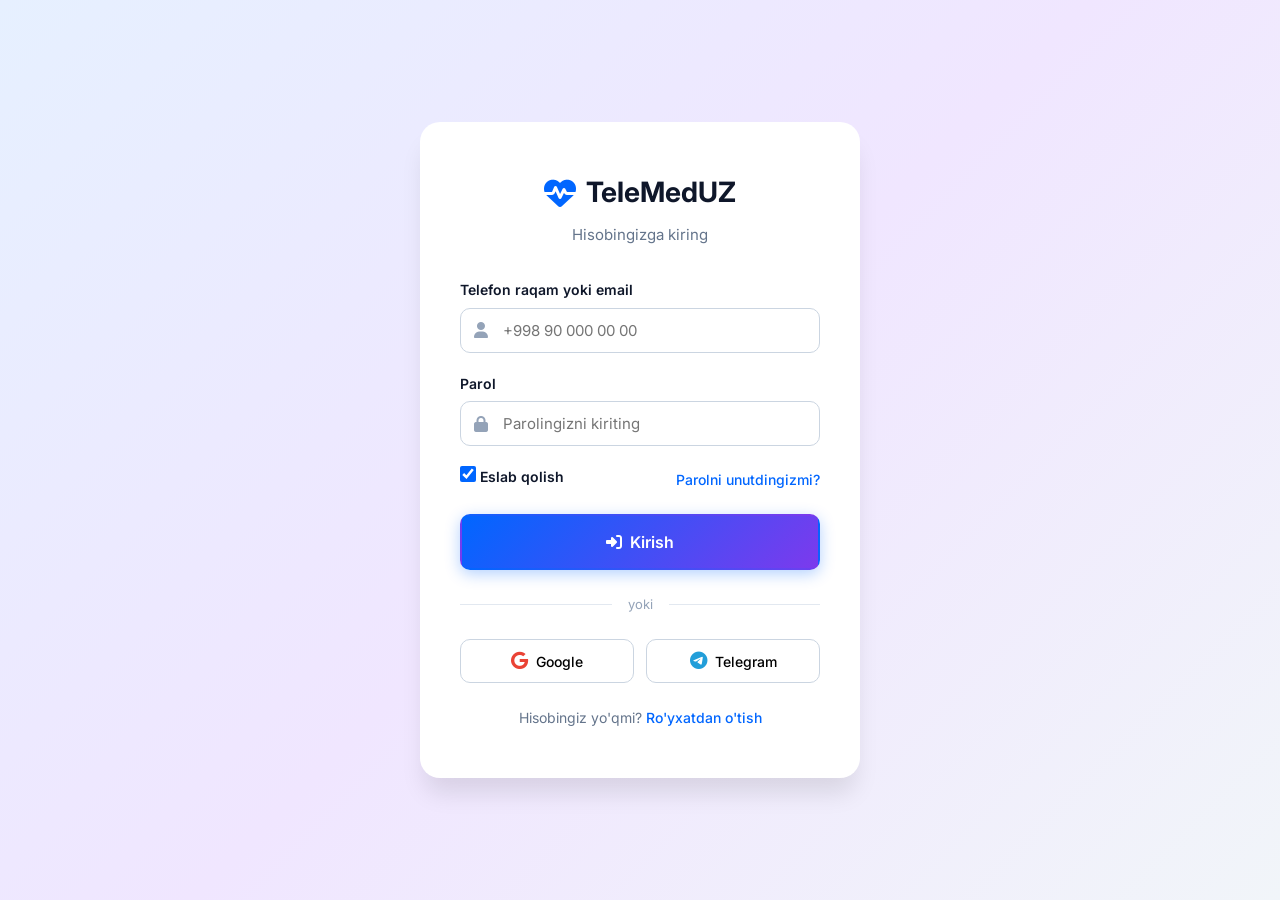
<file: login.html>
<!DOCTYPE html>
<html lang="uz">
<head>
    <meta charset="UTF-8">
    <meta name="viewport" content="width=device-width, initial-scale=1.0">
    <title>Kirish — TeleMed UZ</title>
    <link href="https://fonts.googleapis.com/css2?family=Inter:wght@300;400;500;600;700;800&display=swap" rel="stylesheet">
    <link rel="stylesheet" href="https://cdnjs.cloudflare.com/ajax/libs/font-awesome/6.5.1/css/all.min.css">
    <link rel="stylesheet" href="app.css">
</head>
<body>
<div class="auth-page">
    <div class="auth-card">
        <div class="auth-logo">
            <i class="fas fa-heartbeat"></i>
            <span>TeleMed<strong>UZ</strong></span>
        </div>
        <p class="auth-subtitle">Hisobingizga kiring</p>

        <form id="loginForm">
            <div class="form-group">
                <label>Telefon raqam yoki email</label>
                <div class="form-input-icon">
                    <i class="fas fa-user"></i>
                    <input type="text" class="form-input" placeholder="+998 90 000 00 00" required>
                </div>
            </div>
            <div class="form-group">
                <label>Parol</label>
                <div class="form-input-icon">
                    <i class="fas fa-lock"></i>
                    <input type="password" class="form-input" placeholder="Parolingizni kiriting" required id="passwordInput">
                </div>
            </div>
            <div class="form-group" style="display:flex; justify-content:space-between; align-items:center;">
                <label class="form-check"><input type="checkbox" checked> Eslab qolish</label>
                <a href="#" class="form-link">Parolni unutdingizmi?</a>
            </div>
            <button type="submit" class="btn btn-primary btn-block btn-lg">
                <i class="fas fa-sign-in-alt"></i>
                Kirish
            </button>
        </form>

        <div class="auth-divider">yoki</div>

        <div class="social-auth">
            <button class="social-auth-btn"><i class="fab fa-google"></i> Google</button>
            <button class="social-auth-btn"><i class="fab fa-telegram"></i> Telegram</button>
        </div>

        <p class="auth-footer">Hisobingiz yo'qmi? <a href="register.html" class="form-link">Ro'yxatdan o'tish</a></p>
    </div>
</div>

<script>
document.getElementById('loginForm').addEventListener('submit', function(e) {
    e.preventDefault();
    window.location.href = 'dashboard.html';
});
</script>
</body>
</html>
</file>
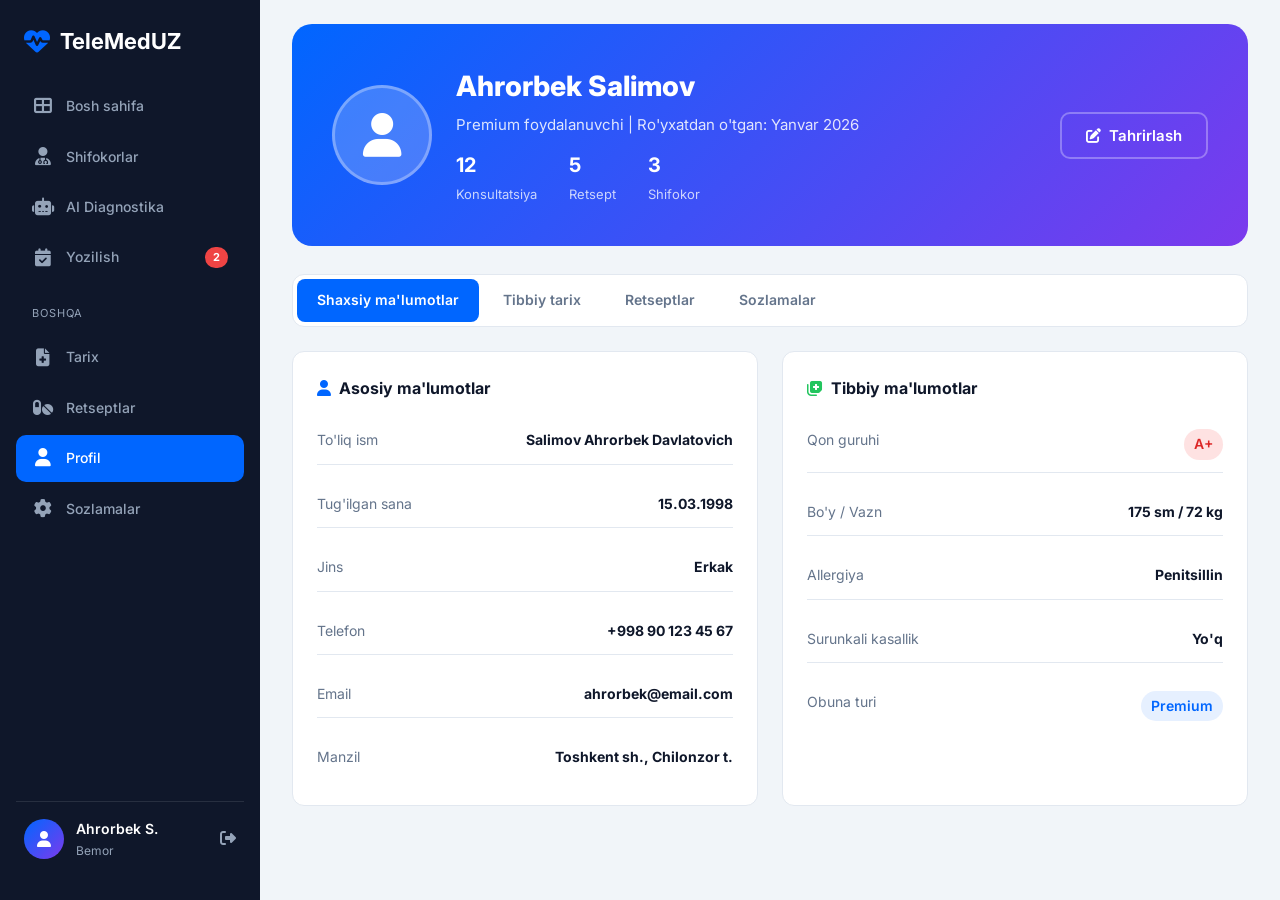
<file: profile.html>
<!DOCTYPE html>
<html lang="uz">
<head>
    <meta charset="UTF-8">
    <meta name="viewport" content="width=device-width, initial-scale=1.0">
    <title>Profil — TeleMed UZ</title>
    <link href="https://fonts.googleapis.com/css2?family=Inter:wght@300;400;500;600;700;800&display=swap" rel="stylesheet">
    <link rel="stylesheet" href="https://cdnjs.cloudflare.com/ajax/libs/font-awesome/6.5.1/css/all.min.css">
    <link rel="stylesheet" href="app.css">
</head>
<body>
<div class="app-layout">
    <aside class="sidebar" id="sidebar">
        <div class="sidebar-logo"><i class="fas fa-heartbeat"></i><span>TeleMed<strong>UZ</strong></span></div>
        <nav class="sidebar-nav">
            <a href="dashboard.html" class="sidebar-link"><i class="fas fa-th-large"></i> Bosh sahifa</a>
            <a href="doctors.html" class="sidebar-link"><i class="fas fa-user-md"></i> Shifokorlar</a>
            <a href="ai-diagnostika.html" class="sidebar-link"><i class="fas fa-robot"></i> AI Diagnostika</a>
            <a href="appointment.html" class="sidebar-link"><i class="fas fa-calendar-check"></i> Yozilish <span class="sidebar-badge">2</span></a>
            <div class="sidebar-section">Boshqa</div>
            <a href="#" class="sidebar-link"><i class="fas fa-file-medical"></i> Tarix</a>
            <a href="#" class="sidebar-link"><i class="fas fa-pills"></i> Retseptlar</a>
            <a href="profile.html" class="sidebar-link active"><i class="fas fa-user"></i> Profil</a>
            <a href="#" class="sidebar-link"><i class="fas fa-cog"></i> Sozlamalar</a>
        </nav>
        <div class="sidebar-user">
            <div class="sidebar-user-avatar"><i class="fas fa-user"></i></div>
            <div class="sidebar-user-info"><div class="sidebar-user-name">Ahrorbek S.</div><div class="sidebar-user-role">Bemor</div></div>
            <a href="index.html" style="color:var(--gray-3);font-size:16px;"><i class="fas fa-sign-out-alt"></i></a>
        </div>
    </aside>
    <div class="sidebar-overlay" id="sidebarOverlay"></div>
    <button class="mobile-menu-btn" id="mobileMenuBtn"><i class="fas fa-bars"></i></button>

    <main class="main-content">
        <!-- Profile Header -->
        <div class="profile-header">
            <div class="profile-avatar"><i class="fas fa-user"></i></div>
            <div class="profile-info">
                <h2>Ahrorbek Salimov</h2>
                <p>Premium foydalanuvchi | Ro'yxatdan o'tgan: Yanvar 2026</p>
                <div class="profile-stats">
                    <div class="profile-stat"><strong>12</strong><span>Konsultatsiya</span></div>
                    <div class="profile-stat"><strong>5</strong><span>Retsept</span></div>
                    <div class="profile-stat"><strong>3</strong><span>Shifokor</span></div>
                </div>
            </div>
            <div style="margin-left:auto;">
                <button class="btn btn-outline" style="color:white; border-color:rgba(255,255,255,0.3);"><i class="fas fa-edit"></i> Tahrirlash</button>
            </div>
        </div>

        <!-- Tabs -->
        <div class="profile-tabs">
            <div class="profile-tab active" data-tab="personal">Shaxsiy ma'lumotlar</div>
            <div class="profile-tab" data-tab="medical">Tibbiy tarix</div>
            <div class="profile-tab" data-tab="prescriptions">Retseptlar</div>
            <div class="profile-tab" data-tab="settings">Sozlamalar</div>
        </div>

        <!-- Personal Tab -->
        <div class="tab-content active" id="tab-personal">
            <div class="grid-2">
                <div class="card">
                    <div class="card-header"><h3><i class="fas fa-user" style="color:var(--primary);margin-right:8px;"></i>Asosiy ma'lumotlar</h3></div>
                    <div style="display:flex; flex-direction:column; gap:16px;">
                        <div style="display:flex; justify-content:space-between; padding:12px 0; border-bottom:1px solid var(--gray-5);">
                            <span style="color:var(--gray-2); font-size:14px;">To'liq ism</span>
                            <strong style="font-size:14px;">Salimov Ahrorbek Davlatovich</strong>
                        </div>
                        <div style="display:flex; justify-content:space-between; padding:12px 0; border-bottom:1px solid var(--gray-5);">
                            <span style="color:var(--gray-2); font-size:14px;">Tug'ilgan sana</span>
                            <strong style="font-size:14px;">15.03.1998</strong>
                        </div>
                        <div style="display:flex; justify-content:space-between; padding:12px 0; border-bottom:1px solid var(--gray-5);">
                            <span style="color:var(--gray-2); font-size:14px;">Jins</span>
                            <strong style="font-size:14px;">Erkak</strong>
                        </div>
                        <div style="display:flex; justify-content:space-between; padding:12px 0; border-bottom:1px solid var(--gray-5);">
                            <span style="color:var(--gray-2); font-size:14px;">Telefon</span>
                            <strong style="font-size:14px;">+998 90 123 45 67</strong>
                        </div>
                        <div style="display:flex; justify-content:space-between; padding:12px 0; border-bottom:1px solid var(--gray-5);">
                            <span style="color:var(--gray-2); font-size:14px;">Email</span>
                            <strong style="font-size:14px;">ahrorbek@email.com</strong>
                        </div>
                        <div style="display:flex; justify-content:space-between; padding:12px 0;">
                            <span style="color:var(--gray-2); font-size:14px;">Manzil</span>
                            <strong style="font-size:14px;">Toshkent sh., Chilonzor t.</strong>
                        </div>
                    </div>
                </div>
                <div class="card">
                    <div class="card-header"><h3><i class="fas fa-notes-medical" style="color:var(--green);margin-right:8px;"></i>Tibbiy ma'lumotlar</h3></div>
                    <div style="display:flex; flex-direction:column; gap:16px;">
                        <div style="display:flex; justify-content:space-between; padding:12px 0; border-bottom:1px solid var(--gray-5);">
                            <span style="color:var(--gray-2); font-size:14px;">Qon guruhi</span>
                            <span class="badge badge-red" style="font-size:14px;">A+</span>
                        </div>
                        <div style="display:flex; justify-content:space-between; padding:12px 0; border-bottom:1px solid var(--gray-5);">
                            <span style="color:var(--gray-2); font-size:14px;">Bo'y / Vazn</span>
                            <strong style="font-size:14px;">175 sm / 72 kg</strong>
                        </div>
                        <div style="display:flex; justify-content:space-between; padding:12px 0; border-bottom:1px solid var(--gray-5);">
                            <span style="color:var(--gray-2); font-size:14px;">Allergiya</span>
                            <strong style="font-size:14px;">Penitsillin</strong>
                        </div>
                        <div style="display:flex; justify-content:space-between; padding:12px 0; border-bottom:1px solid var(--gray-5);">
                            <span style="color:var(--gray-2); font-size:14px;">Surunkali kasallik</span>
                            <strong style="font-size:14px;">Yo'q</strong>
                        </div>
                        <div style="display:flex; justify-content:space-between; padding:12px 0;">
                            <span style="color:var(--gray-2); font-size:14px;">Obuna turi</span>
                            <span class="badge badge-blue" style="font-size:14px;">Premium</span>
                        </div>
                    </div>
                </div>
            </div>
        </div>

        <!-- Medical History Tab -->
        <div class="tab-content" id="tab-medical" style="display:none;">
            <div class="card">
                <div class="card-header"><h3><i class="fas fa-history" style="color:var(--accent);margin-right:8px;"></i>Konsultatsiya tarixi</h3></div>
                <div class="table-wrap">
                    <table>
                        <thead><tr><th>Sana</th><th>Shifokor</th><th>Tashxis</th><th>Turi</th><th>Holat</th></tr></thead>
                        <tbody>
                            <tr>
                                <td>15-may</td><td><strong>Dr. Rahimova D.</strong></td><td>ORVI</td>
                                <td><span class="badge badge-blue">Video</span></td><td><span class="badge badge-green">Tugallangan</span></td>
                            </tr>
                            <tr>
                                <td>10-may</td><td><strong>Dr. Toshmatov B.</strong></td><td>Ekzema</td>
                                <td><span class="badge badge-blue">Chat</span></td><td><span class="badge badge-green">Tugallangan</span></td>
                            </tr>
                            <tr>
                                <td>5-may</td><td><strong>Dr. Umarova M.</strong></td><td>Profilaktik</td>
                                <td><span class="badge badge-blue">Video</span></td><td><span class="badge badge-green">Tugallangan</span></td>
                            </tr>
                            <tr>
                                <td>28-aprel</td><td><strong>Dr. Karimov J.</strong></td><td>Gipertoniya</td>
                                <td><span class="badge badge-blue">Video</span></td><td><span class="badge badge-green">Tugallangan</span></td>
                            </tr>
                            <tr>
                                <td>15-aprel</td><td><strong>Dr. Nazarova G.</strong></td><td>Konsultatsiya</td>
                                <td><span class="badge badge-blue">Video</span></td><td><span class="badge badge-green">Tugallangan</span></td>
                            </tr>
                        </tbody>
                    </table>
                </div>
            </div>
        </div>

        <!-- Prescriptions Tab -->
        <div class="tab-content" id="tab-prescriptions" style="display:none;">
            <div class="card">
                <div class="card-header"><h3><i class="fas fa-pills" style="color:var(--red);margin-right:8px;"></i>Faol retseptlar</h3></div>
                <div style="display:flex; flex-direction:column; gap:12px;">
                    <div style="display:flex; align-items:center; gap:16px; padding:16px; background:var(--gray-6); border-radius:12px;">
                        <div style="width:48px;height:48px;border-radius:12px;background:#FEE2E2;display:flex;align-items:center;justify-content:center;color:var(--red);font-size:20px;"><i class="fas fa-capsules"></i></div>
                        <div style="flex:1;">
                            <strong style="font-size:14px;">Amoksitsillin 500mg</strong>
                            <div style="font-size:12px;color:var(--gray-2);">Kuniga 3 marta, ovqatdan keyin | 7 kun</div>
                        </div>
                        <span class="badge badge-green">Faol</span>
                        <div style="text-align:right; font-size:12px; color:var(--gray-2);">
                            Dr. Rahimova<br>15-may
                        </div>
                    </div>
                    <div style="display:flex; align-items:center; gap:16px; padding:16px; background:var(--gray-6); border-radius:12px;">
                        <div style="width:48px;height:48px;border-radius:12px;background:#FEF3C7;display:flex;align-items:center;justify-content:center;color:var(--yellow);font-size:20px;"><i class="fas fa-prescription-bottle"></i></div>
                        <div style="flex:1;">
                            <strong style="font-size:14px;">Paratsetamol 500mg</strong>
                            <div style="font-size:12px;color:var(--gray-2);">Harorat bo'lganda, kuniga 3 martagacha | Kerak bo'lganda</div>
                        </div>
                        <span class="badge badge-green">Faol</span>
                        <div style="text-align:right; font-size:12px; color:var(--gray-2);">
                            Dr. Rahimova<br>15-may
                        </div>
                    </div>
                    <div style="display:flex; align-items:center; gap:16px; padding:16px; background:var(--gray-6); border-radius:12px;">
                        <div style="width:48px;height:48px;border-radius:12px;background:#E6F0FF;display:flex;align-items:center;justify-content:center;color:var(--primary);font-size:20px;"><i class="fas fa-tablets"></i></div>
                        <div style="flex:1;">
                            <strong style="font-size:14px;">Enalapril 10mg</strong>
                            <div style="font-size:12px;color:var(--gray-2);">Kuniga 1 marta, ertalab | Doimiy</div>
                        </div>
                        <span class="badge badge-green">Faol</span>
                        <div style="text-align:right; font-size:12px; color:var(--gray-2);">
                            Dr. Karimov<br>28-aprel
                        </div>
                    </div>
                </div>
            </div>
        </div>

        <!-- Settings Tab -->
        <div class="tab-content" id="tab-settings" style="display:none;">
            <div class="grid-2">
                <div class="card">
                    <div class="card-header"><h3><i class="fas fa-bell" style="color:var(--yellow);margin-right:8px;"></i>Bildirishnomalar</h3></div>
                    <div style="display:flex; flex-direction:column; gap:16px;">
                        <label style="display:flex; justify-content:space-between; align-items:center; cursor:pointer;">
                            <span style="font-size:14px;">SMS bildirishnomalar</span>
                            <input type="checkbox" checked style="width:20px;height:20px;accent-color:var(--primary);">
                        </label>
                        <label style="display:flex; justify-content:space-between; align-items:center; cursor:pointer;">
                            <span style="font-size:14px;">Email bildirishnomalar</span>
                            <input type="checkbox" checked style="width:20px;height:20px;accent-color:var(--primary);">
                        </label>
                        <label style="display:flex; justify-content:space-between; align-items:center; cursor:pointer;">
                            <span style="font-size:14px;">Telegram bildirishnomalar</span>
                            <input type="checkbox" style="width:20px;height:20px;accent-color:var(--primary);">
                        </label>
                        <label style="display:flex; justify-content:space-between; align-items:center; cursor:pointer;">
                            <span style="font-size:14px;">Uchrashuv eslatmalari</span>
                            <input type="checkbox" checked style="width:20px;height:20px;accent-color:var(--primary);">
                        </label>
                    </div>
                </div>
                <div class="card">
                    <div class="card-header"><h3><i class="fas fa-shield-alt" style="color:var(--green);margin-right:8px;"></i>Xavfsizlik</h3></div>
                    <div style="display:flex; flex-direction:column; gap:12px;">
                        <button class="btn btn-outline btn-block"><i class="fas fa-key"></i> Parolni o'zgartirish</button>
                        <button class="btn btn-outline btn-block"><i class="fas fa-mobile-alt"></i> Ikki bosqichli tasdiqlash</button>
                        <button class="btn btn-outline btn-block"><i class="fas fa-download"></i> Ma'lumotlarni yuklab olish</button>
                        <button class="btn btn-danger btn-block" style="margin-top:12px;"><i class="fas fa-trash"></i> Hisobni o'chirish</button>
                    </div>
                </div>
            </div>
        </div>
    </main>
</div>

<script>
// Mobile menu
const btn = document.getElementById('mobileMenuBtn'), sidebar = document.getElementById('sidebar'), overlay = document.getElementById('sidebarOverlay');
btn.addEventListener('click', () => { sidebar.classList.toggle('open'); overlay.classList.toggle('open'); });
overlay.addEventListener('click', () => { sidebar.classList.remove('open'); overlay.classList.remove('open'); });

// Tabs
document.querySelectorAll('.profile-tab').forEach(tab => {
    tab.addEventListener('click', function() {
        document.querySelectorAll('.profile-tab').forEach(t => t.classList.remove('active'));
        document.querySelectorAll('.tab-content').forEach(c => c.style.display = 'none');
        this.classList.add('active');
        document.getElementById('tab-' + this.dataset.tab).style.display = 'block';
    });
});
</script>
</body>
</html>
</file>
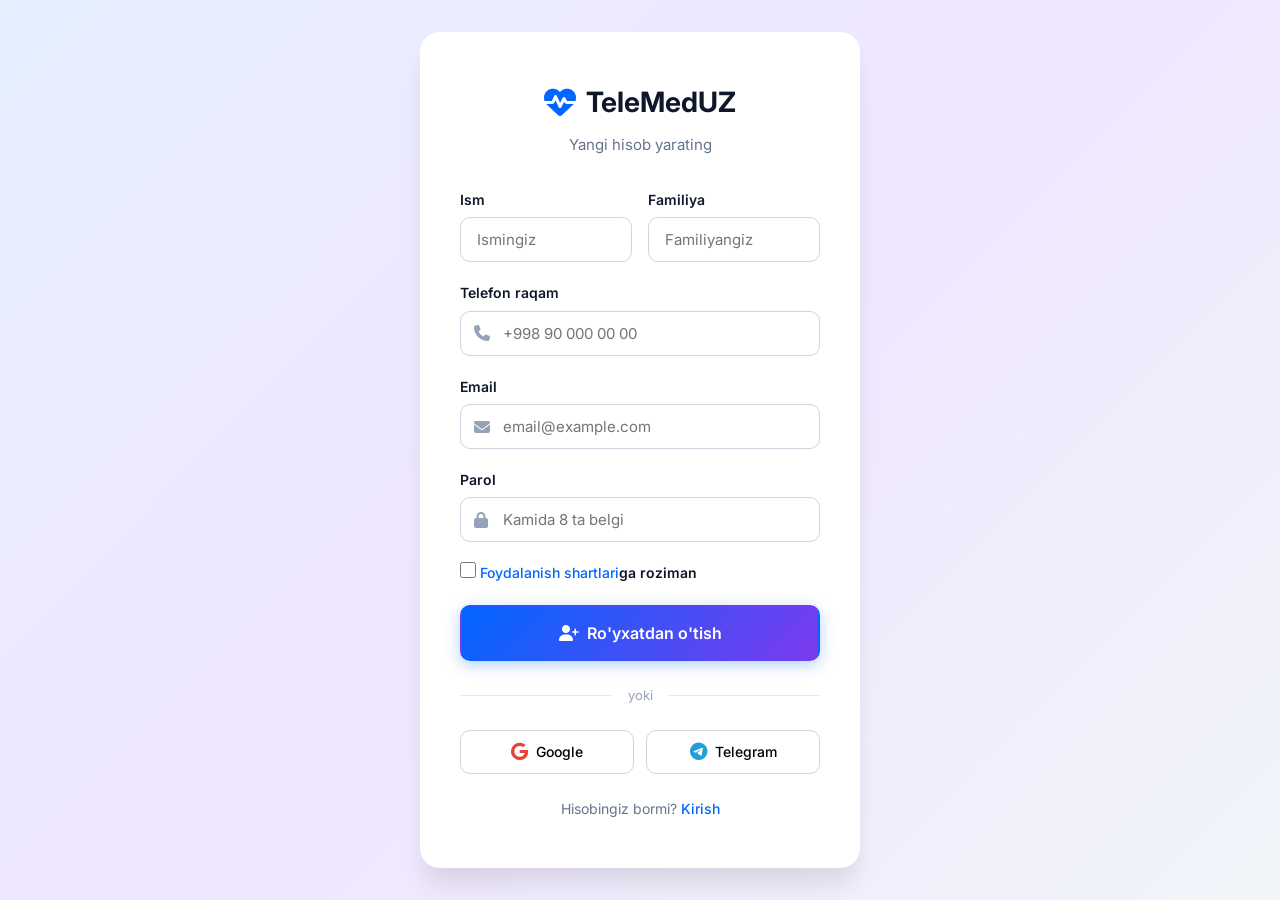
<file: register.html>
<!DOCTYPE html>
<html lang="uz">
<head>
    <meta charset="UTF-8">
    <meta name="viewport" content="width=device-width, initial-scale=1.0">
    <title>Ro'yxatdan o'tish — TeleMed UZ</title>
    <link href="https://fonts.googleapis.com/css2?family=Inter:wght@300;400;500;600;700;800&display=swap" rel="stylesheet">
    <link rel="stylesheet" href="https://cdnjs.cloudflare.com/ajax/libs/font-awesome/6.5.1/css/all.min.css">
    <link rel="stylesheet" href="app.css">
</head>
<body>
<div class="auth-page">
    <div class="auth-card">
        <div class="auth-logo">
            <i class="fas fa-heartbeat"></i>
            <span>TeleMed<strong>UZ</strong></span>
        </div>
        <p class="auth-subtitle">Yangi hisob yarating</p>

        <form id="registerForm">
            <div class="form-row">
                <div class="form-group">
                    <label>Ism</label>
                    <input type="text" class="form-input" placeholder="Ismingiz" required>
                </div>
                <div class="form-group">
                    <label>Familiya</label>
                    <input type="text" class="form-input" placeholder="Familiyangiz" required>
                </div>
            </div>
            <div class="form-group">
                <label>Telefon raqam</label>
                <div class="form-input-icon">
                    <i class="fas fa-phone"></i>
                    <input type="tel" class="form-input" placeholder="+998 90 000 00 00" required>
                </div>
            </div>
            <div class="form-group">
                <label>Email</label>
                <div class="form-input-icon">
                    <i class="fas fa-envelope"></i>
                    <input type="email" class="form-input" placeholder="email@example.com">
                </div>
            </div>
            <div class="form-group">
                <label>Parol</label>
                <div class="form-input-icon">
                    <i class="fas fa-lock"></i>
                    <input type="password" class="form-input" placeholder="Kamida 8 ta belgi" required>
                </div>
            </div>
            <div class="form-group">
                <label class="form-check">
                    <input type="checkbox" required>
                    <a href="#" class="form-link">Foydalanish shartlari</a>ga roziman
                </label>
            </div>
            <button type="submit" class="btn btn-primary btn-block btn-lg">
                <i class="fas fa-user-plus"></i>
                Ro'yxatdan o'tish
            </button>
        </form>

        <div class="auth-divider">yoki</div>
        <div class="social-auth">
            <button class="social-auth-btn"><i class="fab fa-google"></i> Google</button>
            <button class="social-auth-btn"><i class="fab fa-telegram"></i> Telegram</button>
        </div>

        <p class="auth-footer">Hisobingiz bormi? <a href="login.html" class="form-link">Kirish</a></p>
    </div>
</div>

<script>
document.getElementById('registerForm').addEventListener('submit', function(e) {
    e.preventDefault();
    window.location.href = 'dashboard.html';
});
</script>
</body>
</html>
</file>
<file: style.css>
/* ===== VARIABLES ===== */
:root {
    --primary: #0066FF;
    --primary-dark: #0052CC;
    --primary-light: #E6F0FF;
    --secondary: #00C9A7;
    --secondary-dark: #00A88A;
    --accent: #7C3AED;
    --dark: #0F172A;
    --dark-2: #1E293B;
    --gray-1: #334155;
    --gray-2: #64748B;
    --gray-3: #94A3B8;
    --gray-4: #CBD5E1;
    --gray-5: #E2E8F0;
    --gray-6: #F1F5F9;
    --white: #FFFFFF;
    --red: #EF4444;
    --gradient: linear-gradient(135deg, var(--primary) 0%, var(--accent) 100%);
    --gradient-2: linear-gradient(135deg, var(--secondary) 0%, var(--primary) 100%);
    --shadow-sm: 0 1px 2px rgba(0,0,0,0.05);
    --shadow: 0 4px 6px -1px rgba(0,0,0,0.1), 0 2px 4px -2px rgba(0,0,0,0.1);
    --shadow-md: 0 10px 15px -3px rgba(0,0,0,0.1), 0 4px 6px -4px rgba(0,0,0,0.1);
    --shadow-lg: 0 20px 25px -5px rgba(0,0,0,0.1), 0 8px 10px -6px rgba(0,0,0,0.1);
    --shadow-xl: 0 25px 50px -12px rgba(0,0,0,0.25);
    --radius: 12px;
    --radius-lg: 20px;
    --radius-xl: 28px;
    --transition: all 0.3s cubic-bezier(0.4, 0, 0.2, 1);
}

/* ===== RESET ===== */
*, *::before, *::after { margin: 0; padding: 0; box-sizing: border-box; }
html { scroll-behavior: smooth; }
body {
    font-family: 'Inter', -apple-system, BlinkMacSystemFont, sans-serif;
    color: var(--dark);
    background: var(--white);
    line-height: 1.6;
    overflow-x: hidden;
    -webkit-font-smoothing: antialiased;
}
a { text-decoration: none; color: inherit; }
ul { list-style: none; }
img { max-width: 100%; display: block; }
button, input, select, textarea {
    font-family: inherit;
    font-size: inherit;
    border: none;
    outline: none;
}

/* ===== CONTAINER ===== */
.container {
    max-width: 1200px;
    margin: 0 auto;
    padding: 0 24px;
}

/* ===== BUTTONS ===== */
.btn {
    display: inline-flex;
    align-items: center;
    gap: 8px;
    padding: 12px 24px;
    border-radius: 10px;
    font-weight: 600;
    font-size: 15px;
    cursor: pointer;
    transition: var(--transition);
    border: 2px solid transparent;
    white-space: nowrap;
}
.btn-primary {
    background: var(--gradient);
    color: var(--white);
    box-shadow: 0 4px 15px rgba(0,102,255,0.3);
}
.btn-primary:hover {
    transform: translateY(-2px);
    box-shadow: 0 8px 25px rgba(0,102,255,0.4);
}
.btn-outline {
    border-color: var(--gray-4);
    color: var(--dark);
    background: transparent;
}
.btn-outline:hover {
    border-color: var(--primary);
    color: var(--primary);
    background: var(--primary-light);
}
.btn-white {
    background: var(--white);
    color: var(--primary);
    box-shadow: var(--shadow-md);
}
.btn-white:hover {
    transform: translateY(-2px);
    box-shadow: var(--shadow-lg);
}
.btn-outline-white {
    border-color: rgba(255,255,255,0.4);
    color: var(--white);
    background: transparent;
}
.btn-outline-white:hover {
    background: rgba(255,255,255,0.1);
    border-color: var(--white);
}
.btn-sm { padding: 8px 18px; font-size: 14px; }
.btn-lg { padding: 16px 32px; font-size: 16px; }
.btn-block { width: 100%; justify-content: center; }

/* ===== HEADER ===== */
.header {
    position: fixed;
    top: 0;
    left: 0;
    right: 0;
    z-index: 1000;
    padding: 16px 0;
    transition: var(--transition);
    background: transparent;
}
.header.scrolled {
    background: rgba(255,255,255,0.95);
    backdrop-filter: blur(20px);
    box-shadow: var(--shadow);
    padding: 12px 0;
}
.header .container {
    display: flex;
    align-items: center;
    justify-content: space-between;
}
.logo {
    display: flex;
    align-items: center;
    gap: 10px;
    font-size: 24px;
    font-weight: 700;
    color: var(--dark);
}
.logo i {
    color: var(--primary);
    font-size: 28px;
}
.nav {
    display: flex;
    gap: 32px;
}
.nav-link {
    font-weight: 500;
    font-size: 15px;
    color: var(--gray-1);
    transition: var(--transition);
    position: relative;
}
.nav-link::after {
    content: '';
    position: absolute;
    bottom: -4px;
    left: 0;
    width: 0;
    height: 2px;
    background: var(--gradient);
    transition: var(--transition);
}
.nav-link:hover { color: var(--primary); }
.nav-link:hover::after { width: 100%; }
.header-actions { display: flex; align-items: center; gap: 12px; }
.mobile-toggle {
    display: none;
    flex-direction: column;
    gap: 5px;
    cursor: pointer;
    background: none;
    padding: 4px;
}
.mobile-toggle span {
    width: 24px;
    height: 2px;
    background: var(--dark);
    transition: var(--transition);
    border-radius: 2px;
}

/* ===== HERO ===== */
.hero {
    position: relative;
    min-height: 100vh;
    display: flex;
    align-items: center;
    padding: 120px 0 80px;
    overflow: hidden;
}
.hero-bg {
    position: absolute;
    inset: 0;
    z-index: 0;
    background: linear-gradient(180deg, var(--primary-light) 0%, var(--white) 100%);
}
.hero-shape {
    position: absolute;
    border-radius: 50%;
    filter: blur(80px);
    opacity: 0.5;
}
.hero-shape-1 {
    width: 600px;
    height: 600px;
    background: rgba(0,102,255,0.15);
    top: -200px;
    right: -100px;
}
.hero-shape-2 {
    width: 400px;
    height: 400px;
    background: rgba(124,58,237,0.1);
    bottom: -100px;
    left: -100px;
}
.hero-shape-3 {
    width: 300px;
    height: 300px;
    background: rgba(0,201,167,0.12);
    top: 50%;
    left: 50%;
}
.hero-content {
    position: relative;
    z-index: 1;
    display: grid;
    grid-template-columns: 1fr 1fr;
    gap: 60px;
    align-items: center;
}
.hero-badge {
    display: inline-flex;
    align-items: center;
    gap: 8px;
    padding: 8px 16px;
    background: var(--white);
    border: 1px solid var(--gray-5);
    border-radius: 100px;
    font-size: 14px;
    font-weight: 500;
    color: var(--primary);
    margin-bottom: 24px;
    box-shadow: var(--shadow-sm);
}
.hero-badge i { color: #FBBF24; }
.hero h1 {
    font-size: 56px;
    font-weight: 800;
    line-height: 1.15;
    margin-bottom: 20px;
    letter-spacing: -0.02em;
}
.gradient-text {
    background: var(--gradient);
    -webkit-background-clip: text;
    -webkit-text-fill-color: transparent;
    background-clip: text;
}
.hero-desc {
    font-size: 18px;
    color: var(--gray-2);
    line-height: 1.7;
    margin-bottom: 32px;
    max-width: 520px;
}
.hero-buttons {
    display: flex;
    gap: 16px;
    margin-bottom: 48px;
    flex-wrap: wrap;
}
.hero-stats {
    display: flex;
    align-items: center;
    gap: 32px;
}
.hero-stat strong {
    display: block;
    font-size: 28px;
    font-weight: 800;
    color: var(--dark);
}
.hero-stat span {
    font-size: 14px;
    color: var(--gray-2);
}
.hero-stat-divider {
    width: 1px;
    height: 40px;
    background: var(--gray-4);
}

/* Hero Visual Card */
.hero-visual {
    position: relative;
    display: flex;
    justify-content: center;
}
.hero-card {
    background: var(--white);
    border-radius: var(--radius-lg);
    box-shadow: var(--shadow-xl);
    padding: 24px;
    width: 380px;
    animation: float 6s ease-in-out infinite;
}
@keyframes float {
    0%, 100% { transform: translateY(0); }
    50% { transform: translateY(-10px); }
}
.hero-card-header {
    display: flex;
    align-items: center;
    gap: 12px;
    margin-bottom: 16px;
    position: relative;
}
.hero-card-avatar {
    width: 48px;
    height: 48px;
    border-radius: 50%;
    background: var(--gradient);
    display: flex;
    align-items: center;
    justify-content: center;
    color: var(--white);
    font-size: 20px;
}
.hero-card-header h4 { font-size: 15px; font-weight: 600; }
.hero-card-header span { font-size: 13px; color: var(--gray-3); }
.online-dot {
    position: absolute;
    right: 0;
    top: 50%;
    transform: translateY(-50%);
    width: 10px;
    height: 10px;
    border-radius: 50%;
    background: var(--secondary);
    box-shadow: 0 0 0 3px rgba(0,201,167,0.3);
    animation: pulse 2s infinite;
}
@keyframes pulse {
    0%, 100% { box-shadow: 0 0 0 3px rgba(0,201,167,0.3); }
    50% { box-shadow: 0 0 0 8px rgba(0,201,167,0.1); }
}
.hero-card-video {
    border-radius: var(--radius);
    overflow: hidden;
    margin-bottom: 16px;
}
.video-placeholder {
    background: linear-gradient(135deg, #1a1a2e, #16213e);
    height: 200px;
    display: flex;
    flex-direction: column;
    align-items: center;
    justify-content: center;
    gap: 12px;
    color: var(--white);
}
.video-placeholder i { font-size: 40px; opacity: 0.8; }
.video-placeholder span { font-size: 14px; opacity: 0.6; }
.hero-card-actions {
    display: flex;
    justify-content: center;
    gap: 12px;
}
.card-action-btn {
    width: 44px;
    height: 44px;
    border-radius: 50%;
    display: flex;
    align-items: center;
    justify-content: center;
    font-size: 16px;
    cursor: pointer;
    transition: var(--transition);
    background: var(--gray-6);
    color: var(--gray-1);
}
.card-action-btn:hover { background: var(--gray-5); }
.card-action-btn.end {
    background: var(--red);
    color: var(--white);
}
.card-action-btn.end:hover { background: #DC2626; }

/* Floating Cards */
.floating-card {
    position: absolute;
    display: flex;
    align-items: center;
    gap: 10px;
    padding: 12px 18px;
    background: var(--white);
    border-radius: var(--radius);
    box-shadow: var(--shadow-lg);
    font-size: 13px;
    font-weight: 600;
    white-space: nowrap;
}
.floating-card i { font-size: 18px; }
.floating-card-1 {
    top: 10%;
    right: -20px;
    color: var(--secondary);
    animation: float 5s ease-in-out infinite;
    animation-delay: 1s;
}
.floating-card-2 {
    bottom: 20%;
    left: -30px;
    color: var(--primary);
    animation: float 7s ease-in-out infinite;
    animation-delay: 2s;
}
.floating-card-3 {
    bottom: 5%;
    right: 10px;
    color: var(--accent);
    animation: float 6s ease-in-out infinite;
    animation-delay: 0.5s;
}

/* ===== STATS BAR ===== */
.stats-bar {
    background: var(--dark);
    padding: 40px 0;
    position: relative;
    z-index: 2;
}
.stats-grid {
    display: grid;
    grid-template-columns: repeat(4, 1fr);
    gap: 32px;
}
.stat-item {
    display: flex;
    align-items: center;
    gap: 16px;
    color: var(--white);
}
.stat-icon {
    width: 52px;
    height: 52px;
    border-radius: 14px;
    background: rgba(255,255,255,0.1);
    display: flex;
    align-items: center;
    justify-content: center;
    font-size: 20px;
    color: var(--secondary);
}
.stat-item strong {
    display: block;
    font-size: 30px;
    font-weight: 800;
}
.stat-plus, .stat-unit {
    font-size: 20px;
    font-weight: 700;
}
.stat-item > div > span:last-child {
    font-size: 14px;
    color: var(--gray-3);
    display: block;
}

/* ===== SECTIONS ===== */
.section {
    padding: 100px 0;
}
.section-header {
    text-align: center;
    margin-bottom: 60px;
}
.section-tag {
    display: inline-block;
    padding: 6px 16px;
    background: var(--primary-light);
    color: var(--primary);
    font-size: 13px;
    font-weight: 600;
    border-radius: 100px;
    margin-bottom: 16px;
    text-transform: uppercase;
    letter-spacing: 0.05em;
}
.section-header h2 {
    font-size: 40px;
    font-weight: 800;
    margin-bottom: 12px;
    letter-spacing: -0.02em;
}
.section-header p {
    font-size: 18px;
    color: var(--gray-2);
    max-width: 500px;
    margin: 0 auto;
}

/* ===== PROBLEM ===== */
.section-problem { background: var(--gray-6); }
.problem-grid {
    display: grid;
    grid-template-columns: repeat(4, 1fr);
    gap: 24px;
}
.problem-card {
    background: var(--white);
    padding: 32px 24px;
    border-radius: var(--radius-lg);
    box-shadow: var(--shadow);
    text-align: center;
    transition: var(--transition);
}
.problem-card:hover {
    transform: translateY(-6px);
    box-shadow: var(--shadow-lg);
}
.problem-icon {
    width: 64px;
    height: 64px;
    border-radius: 18px;
    background: linear-gradient(135deg, #FEE2E2, #FECACA);
    display: flex;
    align-items: center;
    justify-content: center;
    margin: 0 auto 20px;
    font-size: 24px;
    color: var(--red);
}
.problem-card h3 {
    font-size: 18px;
    font-weight: 700;
    margin-bottom: 10px;
}
.problem-card p {
    font-size: 14px;
    color: var(--gray-2);
    line-height: 1.6;
}

/* ===== SERVICES ===== */
.services-grid {
    display: grid;
    grid-template-columns: repeat(3, 1fr);
    gap: 24px;
}
.service-card {
    background: var(--white);
    padding: 32px 28px;
    border-radius: var(--radius-lg);
    border: 1px solid var(--gray-5);
    transition: var(--transition);
}
.service-card:hover {
    transform: translateY(-6px);
    box-shadow: var(--shadow-lg);
    border-color: transparent;
}
.service-card-featured {
    background: var(--gradient);
    color: var(--white);
    border-color: transparent;
}
.service-card-featured .service-icon-wrap {
    background: rgba(255,255,255,0.2);
    color: var(--white);
}
.service-card-featured p { color: rgba(255,255,255,0.85); }
.service-card-featured .service-features li { color: rgba(255,255,255,0.9); }
.service-card-featured .service-features i { color: #4ADE80; }
.service-icon-wrap {
    width: 56px;
    height: 56px;
    border-radius: 16px;
    background: var(--primary-light);
    color: var(--primary);
    display: flex;
    align-items: center;
    justify-content: center;
    font-size: 22px;
    margin-bottom: 20px;
}
.service-card h3 {
    font-size: 20px;
    font-weight: 700;
    margin-bottom: 10px;
}
.service-card p {
    font-size: 14px;
    color: var(--gray-2);
    line-height: 1.7;
    margin-bottom: 18px;
}
.service-features {
    display: flex;
    flex-direction: column;
    gap: 8px;
}
.service-features li {
    display: flex;
    align-items: center;
    gap: 8px;
    font-size: 14px;
    font-weight: 500;
}
.service-features i {
    font-size: 12px;
    color: var(--secondary);
}

/* ===== HOW IT WORKS ===== */
.section-how { background: var(--gray-6); }
.steps-grid {
    display: flex;
    align-items: center;
    justify-content: center;
    gap: 0;
}
.step-card {
    text-align: center;
    padding: 32px 24px;
    background: var(--white);
    border-radius: var(--radius-lg);
    box-shadow: var(--shadow);
    position: relative;
    flex: 1;
    max-width: 250px;
    transition: var(--transition);
}
.step-card:hover {
    transform: translateY(-6px);
    box-shadow: var(--shadow-lg);
}
.step-number {
    position: absolute;
    top: -12px;
    left: 50%;
    transform: translateX(-50%);
    width: 32px;
    height: 32px;
    border-radius: 50%;
    background: var(--gradient);
    color: var(--white);
    font-size: 13px;
    font-weight: 700;
    display: flex;
    align-items: center;
    justify-content: center;
}
.step-icon {
    width: 64px;
    height: 64px;
    border-radius: 50%;
    background: var(--primary-light);
    color: var(--primary);
    display: flex;
    align-items: center;
    justify-content: center;
    font-size: 24px;
    margin: 12px auto 16px;
}
.step-card h3 {
    font-size: 16px;
    font-weight: 700;
    margin-bottom: 8px;
}
.step-card p {
    font-size: 13px;
    color: var(--gray-2);
    line-height: 1.6;
}
.step-connector {
    color: var(--gray-4);
    font-size: 20px;
    padding: 0 8px;
}

/* ===== DOCTORS ===== */
.doctors-grid {
    display: grid;
    grid-template-columns: repeat(3, 1fr);
    gap: 24px;
}
.doctor-card {
    background: var(--white);
    border: 1px solid var(--gray-5);
    border-radius: var(--radius-lg);
    padding: 32px 24px;
    text-align: center;
    transition: var(--transition);
}
.doctor-card:hover {
    transform: translateY(-6px);
    box-shadow: var(--shadow-lg);
    border-color: transparent;
}
.doctor-avatar {
    width: 80px;
    height: 80px;
    border-radius: 50%;
    background: var(--gradient);
    color: var(--white);
    display: flex;
    align-items: center;
    justify-content: center;
    font-size: 32px;
    margin: 0 auto 16px;
    position: relative;
}
.doctor-status {
    position: absolute;
    bottom: 4px;
    right: 4px;
    width: 14px;
    height: 14px;
    border-radius: 50%;
    background: var(--gray-3);
    border: 3px solid var(--white);
}
.doctor-status.online {
    background: var(--secondary);
    box-shadow: 0 0 0 3px rgba(0,201,167,0.2);
}
.doctor-card h3 {
    font-size: 17px;
    font-weight: 700;
    margin-bottom: 4px;
}
.doctor-specialty {
    display: inline-block;
    padding: 4px 12px;
    background: var(--primary-light);
    color: var(--primary);
    border-radius: 100px;
    font-size: 13px;
    font-weight: 500;
    margin-bottom: 12px;
}
.doctor-info {
    display: flex;
    justify-content: center;
    gap: 16px;
    font-size: 13px;
    color: var(--gray-2);
    margin-bottom: 8px;
}
.doctor-info i { color: #FBBF24; margin-right: 4px; }
.doctor-exp {
    display: block;
    font-size: 13px;
    color: var(--gray-3);
    margin-bottom: 16px;
}

/* ===== PRICING ===== */
.section-pricing { background: var(--gray-6); }
.pricing-grid {
    display: grid;
    grid-template-columns: repeat(3, 1fr);
    gap: 24px;
    align-items: start;
}
.pricing-card {
    background: var(--white);
    border-radius: var(--radius-lg);
    padding: 36px 28px;
    border: 1px solid var(--gray-5);
    transition: var(--transition);
    position: relative;
}
.pricing-card:hover {
    transform: translateY(-6px);
    box-shadow: var(--shadow-lg);
}
.pricing-featured {
    border-color: var(--primary);
    box-shadow: var(--shadow-lg);
    transform: scale(1.05);
}
.pricing-featured:hover {
    transform: scale(1.05) translateY(-6px);
}
.pricing-badge {
    position: absolute;
    top: -14px;
    left: 50%;
    transform: translateX(-50%);
    background: var(--gradient);
    color: var(--white);
    padding: 6px 20px;
    border-radius: 100px;
    font-size: 13px;
    font-weight: 600;
    white-space: nowrap;
}
.pricing-header {
    text-align: center;
    padding-bottom: 24px;
    border-bottom: 1px solid var(--gray-5);
    margin-bottom: 24px;
}
.pricing-header h3 {
    font-size: 22px;
    font-weight: 700;
    margin-bottom: 12px;
}
.price-amount {
    font-size: 40px;
    font-weight: 800;
    color: var(--primary);
}
.price-period {
    font-size: 16px;
    color: var(--gray-2);
    font-weight: 400;
}
.pricing-features {
    display: flex;
    flex-direction: column;
    gap: 14px;
    margin-bottom: 28px;
}
.pricing-features li {
    display: flex;
    align-items: center;
    gap: 10px;
    font-size: 15px;
}
.pricing-features i {
    font-size: 14px;
    color: var(--secondary);
    width: 20px;
    text-align: center;
}
.pricing-features .disabled {
    color: var(--gray-3);
}
.pricing-features .disabled i {
    color: var(--gray-4);
}

/* ===== TESTIMONIALS ===== */
.testimonials-grid {
    display: grid;
    grid-template-columns: repeat(3, 1fr);
    gap: 24px;
}
.testimonial-card {
    background: var(--white);
    border: 1px solid var(--gray-5);
    border-radius: var(--radius-lg);
    padding: 28px;
    transition: var(--transition);
}
.testimonial-card:hover {
    transform: translateY(-4px);
    box-shadow: var(--shadow-md);
}
.testimonial-stars {
    margin-bottom: 16px;
    color: #FBBF24;
    font-size: 14px;
    display: flex;
    gap: 2px;
}
.testimonial-card p {
    font-size: 15px;
    color: var(--gray-1);
    line-height: 1.7;
    margin-bottom: 20px;
    font-style: italic;
}
.testimonial-author {
    display: flex;
    align-items: center;
    gap: 12px;
}
.testimonial-avatar {
    width: 42px;
    height: 42px;
    border-radius: 50%;
    background: var(--gradient);
    color: var(--white);
    display: flex;
    align-items: center;
    justify-content: center;
}
.testimonial-author strong {
    display: block;
    font-size: 14px;
}
.testimonial-author span {
    font-size: 13px;
    color: var(--gray-3);
}

/* ===== FAQ ===== */
.faq-list {
    max-width: 700px;
    margin: 0 auto;
}
.faq-item {
    border: 1px solid var(--gray-5);
    border-radius: var(--radius);
    margin-bottom: 12px;
    overflow: hidden;
    transition: var(--transition);
}
.faq-item.active {
    border-color: var(--primary);
    box-shadow: 0 0 0 3px var(--primary-light);
}
.faq-question {
    width: 100%;
    display: flex;
    justify-content: space-between;
    align-items: center;
    padding: 18px 24px;
    font-weight: 600;
    font-size: 15px;
    cursor: pointer;
    background: var(--white);
    text-align: left;
    color: var(--dark);
    transition: var(--transition);
}
.faq-question:hover { color: var(--primary); }
.faq-question i {
    transition: var(--transition);
    color: var(--gray-3);
    font-size: 14px;
}
.faq-item.active .faq-question i {
    transform: rotate(180deg);
    color: var(--primary);
}
.faq-answer {
    max-height: 0;
    overflow: hidden;
    transition: max-height 0.3s ease;
}
.faq-item.active .faq-answer {
    max-height: 300px;
}
.faq-answer p {
    padding: 0 24px 18px;
    font-size: 14px;
    color: var(--gray-2);
    line-height: 1.7;
}

/* ===== CTA ===== */
.section-cta {
    background: var(--gradient);
    padding: 80px 0;
}
.cta-content {
    text-align: center;
    color: var(--white);
}
.cta-content h2 {
    font-size: 40px;
    font-weight: 800;
    margin-bottom: 16px;
}
.cta-content p {
    font-size: 18px;
    opacity: 0.9;
    margin-bottom: 32px;
    max-width: 500px;
    margin-left: auto;
    margin-right: auto;
}
.cta-buttons {
    display: flex;
    justify-content: center;
    gap: 16px;
    flex-wrap: wrap;
}

/* ===== CONTACT ===== */
.contact-grid {
    display: grid;
    grid-template-columns: 1fr 1fr;
    gap: 48px;
}
.contact-form {
    background: var(--white);
    border: 1px solid var(--gray-5);
    border-radius: var(--radius-lg);
    padding: 36px;
}
.form-row {
    display: grid;
    grid-template-columns: 1fr 1fr;
    gap: 16px;
}
.form-group {
    margin-bottom: 20px;
}
.form-group label {
    display: block;
    font-size: 14px;
    font-weight: 600;
    margin-bottom: 8px;
    color: var(--dark);
}
.form-group input,
.form-group select,
.form-group textarea {
    width: 100%;
    padding: 12px 16px;
    border: 1px solid var(--gray-4);
    border-radius: 10px;
    font-size: 15px;
    transition: var(--transition);
    background: var(--white);
    color: var(--dark);
}
.form-group input:focus,
.form-group select:focus,
.form-group textarea:focus {
    border-color: var(--primary);
    box-shadow: 0 0 0 3px var(--primary-light);
}
.form-group textarea { resize: vertical; }
.contact-info {
    display: flex;
    flex-direction: column;
    gap: 20px;
}
.contact-info-card {
    display: flex;
    align-items: flex-start;
    gap: 16px;
    padding: 20px;
    background: var(--gray-6);
    border-radius: var(--radius);
    transition: var(--transition);
}
.contact-info-card:hover {
    background: var(--primary-light);
}
.contact-info-icon {
    width: 48px;
    height: 48px;
    border-radius: 14px;
    background: var(--gradient);
    color: var(--white);
    display: flex;
    align-items: center;
    justify-content: center;
    font-size: 18px;
    flex-shrink: 0;
}
.contact-info-card h4 {
    font-size: 15px;
    font-weight: 700;
    margin-bottom: 4px;
}
.contact-info-card p {
    font-size: 14px;
    color: var(--gray-2);
    line-height: 1.6;
}
.contact-socials {
    display: flex;
    gap: 12px;
    padding-top: 8px;
}
.social-link {
    width: 44px;
    height: 44px;
    border-radius: 12px;
    background: var(--dark);
    color: var(--white);
    display: flex;
    align-items: center;
    justify-content: center;
    font-size: 18px;
    transition: var(--transition);
}
.social-link:hover {
    background: var(--primary);
    transform: translateY(-3px);
}

/* ===== FOOTER ===== */
.footer {
    background: var(--dark);
    color: var(--gray-3);
    padding: 60px 0 30px;
}
.footer-grid {
    display: grid;
    grid-template-columns: 2fr 1fr 1fr 1fr;
    gap: 40px;
    padding-bottom: 40px;
    border-bottom: 1px solid rgba(255,255,255,0.1);
}
.footer-about .logo {
    color: var(--white);
    margin-bottom: 16px;
}
.footer-about p {
    font-size: 14px;
    line-height: 1.7;
    max-width: 300px;
}
.footer-links h4 {
    color: var(--white);
    font-size: 16px;
    font-weight: 700;
    margin-bottom: 20px;
}
.footer-links a {
    display: flex;
    align-items: center;
    gap: 8px;
    font-size: 14px;
    color: var(--gray-3);
    margin-bottom: 12px;
    transition: var(--transition);
}
.footer-links a:hover {
    color: var(--white);
    transform: translateX(4px);
}
.footer-bottom {
    padding-top: 30px;
    text-align: center;
    font-size: 14px;
}

/* ===== MODAL ===== */
.modal {
    position: fixed;
    inset: 0;
    background: rgba(0,0,0,0.5);
    backdrop-filter: blur(4px);
    z-index: 9999;
    display: flex;
    align-items: center;
    justify-content: center;
    opacity: 0;
    pointer-events: none;
    transition: var(--transition);
}
.modal.active {
    opacity: 1;
    pointer-events: all;
}
.modal-content {
    background: var(--white);
    border-radius: var(--radius-lg);
    padding: 48px;
    text-align: center;
    max-width: 400px;
    transform: scale(0.9);
    transition: var(--transition);
}
.modal.active .modal-content {
    transform: scale(1);
}
.modal-icon {
    font-size: 64px;
    color: var(--secondary);
    margin-bottom: 20px;
}
.modal-content h3 {
    font-size: 22px;
    font-weight: 700;
    margin-bottom: 10px;
}
.modal-content p {
    color: var(--gray-2);
    margin-bottom: 24px;
}

/* ===== SCROLL ANIMATIONS ===== */
.fade-in {
    opacity: 0;
    transform: translateY(30px);
    transition: opacity 0.6s ease, transform 0.6s ease;
}
.fade-in.visible {
    opacity: 1;
    transform: translateY(0);
}

/* ===== RESPONSIVE ===== */
@media (max-width: 1024px) {
    .hero h1 { font-size: 42px; }
    .hero-content { grid-template-columns: 1fr; gap: 40px; }
    .hero-visual { display: none; }
    .stats-grid { grid-template-columns: repeat(2, 1fr); }
    .problem-grid { grid-template-columns: repeat(2, 1fr); }
    .services-grid { grid-template-columns: repeat(2, 1fr); }
    .doctors-grid { grid-template-columns: repeat(2, 1fr); }
    .pricing-grid { grid-template-columns: 1fr; max-width: 400px; margin: 0 auto; }
    .pricing-featured { transform: scale(1); }
    .pricing-featured:hover { transform: translateY(-6px); }
    .testimonials-grid { grid-template-columns: 1fr; }
    .contact-grid { grid-template-columns: 1fr; }
    .footer-grid { grid-template-columns: repeat(2, 1fr); }
    .section-header h2 { font-size: 32px; }
}

@media (max-width: 768px) {
    .nav { display: none; }
    .mobile-toggle { display: flex; }
    .nav.active {
        display: flex;
        flex-direction: column;
        position: absolute;
        top: 100%;
        left: 0;
        right: 0;
        background: var(--white);
        padding: 20px 24px;
        box-shadow: var(--shadow-lg);
        gap: 16px;
        border-radius: 0 0 var(--radius) var(--radius);
    }
    .header .btn-sm { display: none; }
    .hero { padding: 100px 0 60px; min-height: auto; }
    .hero h1 { font-size: 32px; }
    .hero-desc { font-size: 16px; }
    .hero-buttons { flex-direction: column; }
    .hero-buttons .btn { width: 100%; justify-content: center; }
    .hero-stats { flex-wrap: wrap; gap: 20px; }
    .hero-stat-divider { display: none; }
    .stats-grid { grid-template-columns: 1fr 1fr; gap: 20px; }
    .problem-grid { grid-template-columns: 1fr; }
    .services-grid { grid-template-columns: 1fr; }
    .doctors-grid { grid-template-columns: 1fr; }
    .steps-grid { flex-direction: column; gap: 16px; }
    .step-connector { transform: rotate(90deg); }
    .step-card { max-width: 100%; }
    .form-row { grid-template-columns: 1fr; }
    .footer-grid { grid-template-columns: 1fr; }
    .section { padding: 60px 0; }
    .cta-content h2 { font-size: 28px; }
}

@media (max-width: 480px) {
    .container { padding: 0 16px; }
    .hero h1 { font-size: 28px; }
    .section-header h2 { font-size: 26px; }
    .stats-grid { grid-template-columns: 1fr; }
}
</file>
<file: app.css>
/* ===== APP SHARED STYLES ===== */
:root {
    --primary: #0066FF;
    --primary-dark: #0052CC;
    --primary-light: #E6F0FF;
    --secondary: #00C9A7;
    --accent: #7C3AED;
    --dark: #0F172A;
    --dark-2: #1E293B;
    --gray-1: #334155;
    --gray-2: #64748B;
    --gray-3: #94A3B8;
    --gray-4: #CBD5E1;
    --gray-5: #E2E8F0;
    --gray-6: #F1F5F9;
    --white: #FFFFFF;
    --red: #EF4444;
    --green: #22C55E;
    --yellow: #F59E0B;
    --gradient: linear-gradient(135deg, var(--primary) 0%, var(--accent) 100%);
    --shadow-sm: 0 1px 2px rgba(0,0,0,0.05);
    --shadow: 0 4px 6px -1px rgba(0,0,0,0.1);
    --shadow-md: 0 10px 15px -3px rgba(0,0,0,0.1);
    --shadow-lg: 0 20px 25px -5px rgba(0,0,0,0.1);
    --radius: 12px;
    --radius-lg: 20px;
    --transition: all 0.3s cubic-bezier(0.4, 0, 0.2, 1);
}
*, *::before, *::after { margin: 0; padding: 0; box-sizing: border-box; }
html { scroll-behavior: smooth; }
body {
    font-family: 'Inter', -apple-system, BlinkMacSystemFont, sans-serif;
    color: var(--dark);
    background: var(--gray-6);
    line-height: 1.6;
    -webkit-font-smoothing: antialiased;
}
a { text-decoration: none; color: inherit; }
ul { list-style: none; }
button, input, select, textarea { font-family: inherit; font-size: inherit; border: none; outline: none; }

/* ===== BUTTONS ===== */
.btn {
    display: inline-flex; align-items: center; gap: 8px;
    padding: 12px 24px; border-radius: 10px; font-weight: 600; font-size: 15px;
    cursor: pointer; transition: var(--transition); border: 2px solid transparent; white-space: nowrap;
}
.btn-primary { background: var(--gradient); color: var(--white); box-shadow: 0 4px 15px rgba(0,102,255,0.3); }
.btn-primary:hover { transform: translateY(-2px); box-shadow: 0 8px 25px rgba(0,102,255,0.4); }
.btn-secondary { background: var(--gray-6); color: var(--dark); border-color: var(--gray-4); }
.btn-secondary:hover { background: var(--gray-5); }
.btn-outline { border-color: var(--gray-4); color: var(--dark); background: transparent; }
.btn-outline:hover { border-color: var(--primary); color: var(--primary); background: var(--primary-light); }
.btn-danger { background: var(--red); color: var(--white); }
.btn-success { background: var(--green); color: var(--white); }
.btn-sm { padding: 8px 16px; font-size: 13px; }
.btn-lg { padding: 16px 32px; font-size: 16px; }
.btn-block { width: 100%; justify-content: center; }
.btn-icon { width: 40px; height: 40px; padding: 0; justify-content: center; border-radius: 10px; }

/* ===== AUTH PAGES ===== */
.auth-page {
    min-height: 100vh; display: flex; align-items: center; justify-content: center;
    background: linear-gradient(135deg, var(--primary-light) 0%, #f0e6ff 50%, var(--gray-6) 100%);
    padding: 20px;
}
.auth-card {
    background: var(--white); border-radius: var(--radius-lg); box-shadow: var(--shadow-lg);
    width: 100%; max-width: 440px; padding: 48px 40px; position: relative;
}
.auth-logo { display: flex; align-items: center; gap: 10px; font-size: 28px; font-weight: 700; justify-content: center; margin-bottom: 8px; }
.auth-logo i { color: var(--primary); font-size: 32px; }
.auth-subtitle { text-align: center; color: var(--gray-2); font-size: 15px; margin-bottom: 32px; }
.auth-card h2 { text-align: center; font-size: 24px; margin-bottom: 4px; }
.form-group { margin-bottom: 20px; }
.form-group label { display: block; font-size: 14px; font-weight: 600; margin-bottom: 6px; color: var(--dark); }
.form-input {
    width: 100%; padding: 12px 16px; border: 1px solid var(--gray-4); border-radius: 10px;
    font-size: 15px; transition: var(--transition); background: var(--white); color: var(--dark);
}
.form-input:focus { border-color: var(--primary); box-shadow: 0 0 0 3px var(--primary-light); }
.form-input-icon {
    position: relative;
}
.form-input-icon i {
    position: absolute; left: 14px; top: 50%; transform: translateY(-50%); color: var(--gray-3); font-size: 16px;
}
.form-input-icon .form-input { padding-left: 42px; }
.form-row { display: grid; grid-template-columns: 1fr 1fr; gap: 16px; }
.form-check { display: flex; align-items: center; gap: 8px; font-size: 14px; color: var(--gray-2); }
.form-check input[type="checkbox"] { width: 16px; height: 16px; accent-color: var(--primary); }
.form-link { color: var(--primary); font-weight: 500; font-size: 14px; }
.form-link:hover { text-decoration: underline; }
.auth-footer { text-align: center; margin-top: 24px; font-size: 14px; color: var(--gray-2); }
.auth-divider {
    display: flex; align-items: center; gap: 16px; margin: 24px 0; color: var(--gray-3); font-size: 13px;
}
.auth-divider::before, .auth-divider::after { content: ''; flex: 1; height: 1px; background: var(--gray-5); }
.social-auth { display: flex; gap: 12px; }
.social-auth-btn {
    flex: 1; display: flex; align-items: center; justify-content: center; gap: 8px;
    padding: 12px; border: 1px solid var(--gray-4); border-radius: 10px; background: var(--white);
    cursor: pointer; font-size: 14px; font-weight: 500; transition: var(--transition);
}
.social-auth-btn:hover { background: var(--gray-6); border-color: var(--gray-3); }
.social-auth-btn i { font-size: 18px; }
.social-auth-btn .fa-google { color: #EA4335; }
.social-auth-btn .fa-telegram { color: #229ED9; }

/* ===== APP LAYOUT ===== */
.app-layout { display: flex; min-height: 100vh; }

/* Sidebar */
.sidebar {
    width: 260px; background: var(--dark); color: var(--white); padding: 24px 16px;
    display: flex; flex-direction: column; position: fixed; top: 0; left: 0; bottom: 0; z-index: 100;
    transition: var(--transition);
}
.sidebar-logo { display: flex; align-items: center; gap: 10px; font-size: 22px; font-weight: 700; padding: 0 8px 24px; }
.sidebar-logo i { color: var(--primary); font-size: 26px; }
.sidebar-nav { flex: 1; display: flex; flex-direction: column; gap: 4px; }
.sidebar-link {
    display: flex; align-items: center; gap: 12px; padding: 12px 16px; border-radius: 10px;
    color: var(--gray-3); font-size: 14px; font-weight: 500; transition: var(--transition); cursor: pointer;
}
.sidebar-link:hover { background: rgba(255,255,255,0.08); color: var(--white); }
.sidebar-link.active { background: var(--primary); color: var(--white); }
.sidebar-link i { font-size: 18px; width: 22px; text-align: center; }
.sidebar-badge {
    margin-left: auto; background: var(--red); color: var(--white);
    font-size: 11px; font-weight: 700; padding: 2px 8px; border-radius: 100px;
}
.sidebar-section { font-size: 11px; text-transform: uppercase; letter-spacing: 0.08em; color: var(--gray-3); padding: 20px 16px 8px; }
.sidebar-user {
    display: flex; align-items: center; gap: 12px; padding: 16px 8px; border-top: 1px solid rgba(255,255,255,0.1); margin-top: auto;
}
.sidebar-user-avatar {
    width: 40px; height: 40px; border-radius: 50%; background: var(--gradient);
    display: flex; align-items: center; justify-content: center; font-size: 16px; color: var(--white);
}
.sidebar-user-info { flex: 1; }
.sidebar-user-name { font-size: 14px; font-weight: 600; }
.sidebar-user-role { font-size: 12px; color: var(--gray-3); }

/* Main Content */
.main-content { flex: 1; margin-left: 260px; padding: 24px 32px; min-height: 100vh; }

/* Top Bar */
.topbar {
    display: flex; align-items: center; justify-content: space-between; margin-bottom: 28px;
}
.topbar-left h1 { font-size: 26px; font-weight: 800; margin-bottom: 4px; }
.topbar-left p { font-size: 14px; color: var(--gray-2); }
.topbar-right { display: flex; align-items: center; gap: 12px; }
.topbar-search {
    display: flex; align-items: center; gap: 8px; background: var(--white); border: 1px solid var(--gray-4);
    border-radius: 10px; padding: 10px 16px; width: 280px;
}
.topbar-search i { color: var(--gray-3); }
.topbar-search input { border: none; outline: none; width: 100%; font-size: 14px; background: transparent; }
.topbar-notif {
    position: relative; width: 42px; height: 42px; border-radius: 10px; background: var(--white);
    border: 1px solid var(--gray-4); display: flex; align-items: center; justify-content: center;
    cursor: pointer; font-size: 18px; color: var(--gray-2); transition: var(--transition);
}
.topbar-notif:hover { border-color: var(--primary); color: var(--primary); }
.topbar-notif-dot {
    position: absolute; top: 8px; right: 8px; width: 8px; height: 8px; border-radius: 50%;
    background: var(--red); border: 2px solid var(--white);
}

/* ===== CARDS ===== */
.card {
    background: var(--white); border-radius: var(--radius); border: 1px solid var(--gray-5);
    padding: 24px; transition: var(--transition);
}
.card:hover { box-shadow: var(--shadow); }
.card-header { display: flex; align-items: center; justify-content: space-between; margin-bottom: 16px; }
.card-header h3 { font-size: 16px; font-weight: 700; }

/* ===== STAT CARDS ===== */
.stats-row { display: grid; grid-template-columns: repeat(4, 1fr); gap: 20px; margin-bottom: 28px; }
.stat-card {
    background: var(--white); border-radius: var(--radius); border: 1px solid var(--gray-5);
    padding: 20px 24px; display: flex; align-items: center; gap: 16px; transition: var(--transition);
}
.stat-card:hover { box-shadow: var(--shadow); transform: translateY(-2px); }
.stat-card-icon {
    width: 52px; height: 52px; border-radius: 14px; display: flex; align-items: center; justify-content: center; font-size: 22px;
}
.stat-card-icon.blue { background: var(--primary-light); color: var(--primary); }
.stat-card-icon.green { background: #DCFCE7; color: var(--green); }
.stat-card-icon.purple { background: #F3E8FF; color: var(--accent); }
.stat-card-icon.orange { background: #FEF3C7; color: var(--yellow); }
.stat-card-value { font-size: 28px; font-weight: 800; display: block; }
.stat-card-label { font-size: 13px; color: var(--gray-2); }
.stat-card-change { font-size: 12px; font-weight: 600; margin-top: 4px; }
.stat-card-change.up { color: var(--green); }
.stat-card-change.down { color: var(--red); }

/* ===== GRID LAYOUTS ===== */
.grid-2 { display: grid; grid-template-columns: 1fr 1fr; gap: 24px; margin-bottom: 28px; }
.grid-3 { display: grid; grid-template-columns: repeat(3, 1fr); gap: 20px; margin-bottom: 28px; }

/* ===== TABLES ===== */
.table-wrap { overflow-x: auto; }
table { width: 100%; border-collapse: collapse; }
th { text-align: left; padding: 12px 16px; font-size: 12px; text-transform: uppercase; letter-spacing: 0.05em; color: var(--gray-3); border-bottom: 1px solid var(--gray-5); }
td { padding: 14px 16px; font-size: 14px; border-bottom: 1px solid var(--gray-5); }
tr:hover td { background: var(--gray-6); }
.badge {
    display: inline-flex; align-items: center; gap: 4px; padding: 4px 10px; border-radius: 100px;
    font-size: 12px; font-weight: 600;
}
.badge-green { background: #DCFCE7; color: #15803D; }
.badge-yellow { background: #FEF3C7; color: #B45309; }
.badge-blue { background: var(--primary-light); color: var(--primary); }
.badge-red { background: #FEE2E2; color: #DC2626; }
.badge-gray { background: var(--gray-6); color: var(--gray-2); }

/* ===== DOCTOR CARDS (listing page) ===== */
.doctors-filter {
    display: flex; align-items: center; gap: 12px; margin-bottom: 24px; flex-wrap: wrap;
}
.filter-btn {
    padding: 8px 18px; border-radius: 100px; font-size: 13px; font-weight: 600;
    cursor: pointer; transition: var(--transition); background: var(--white); border: 1px solid var(--gray-4); color: var(--gray-1);
}
.filter-btn:hover, .filter-btn.active { background: var(--primary); color: var(--white); border-color: var(--primary); }
.doctor-list-card {
    background: var(--white); border: 1px solid var(--gray-5); border-radius: var(--radius);
    padding: 24px; display: flex; gap: 20px; transition: var(--transition); margin-bottom: 16px;
}
.doctor-list-card:hover { box-shadow: var(--shadow-md); transform: translateY(-2px); }
.doctor-list-avatar {
    width: 80px; height: 80px; border-radius: 50%; background: var(--gradient);
    display: flex; align-items: center; justify-content: center; font-size: 32px; color: var(--white); flex-shrink: 0;
    position: relative;
}
.doctor-online {
    position: absolute; bottom: 4px; right: 4px; width: 14px; height: 14px;
    border-radius: 50%; background: var(--green); border: 3px solid var(--white);
}
.doctor-list-info { flex: 1; }
.doctor-list-info h3 { font-size: 18px; font-weight: 700; margin-bottom: 4px; }
.doctor-list-specialty {
    display: inline-block; padding: 3px 10px; background: var(--primary-light); color: var(--primary);
    border-radius: 100px; font-size: 12px; font-weight: 600; margin-bottom: 8px;
}
.doctor-list-meta { display: flex; gap: 20px; font-size: 13px; color: var(--gray-2); margin-bottom: 8px; }
.doctor-list-meta i { margin-right: 4px; }
.doctor-list-meta .star { color: #FBBF24; }
.doctor-list-desc { font-size: 14px; color: var(--gray-2); line-height: 1.6; }
.doctor-list-actions { display: flex; flex-direction: column; justify-content: center; gap: 8px; flex-shrink: 0; }

/* ===== AI DIAGNOSTIKA ===== */
.ai-hero {
    background: var(--gradient); border-radius: var(--radius-lg); padding: 40px;
    color: var(--white); margin-bottom: 28px; display: flex; align-items: center; gap: 32px;
}
.ai-hero-icon { font-size: 56px; opacity: 0.9; }
.ai-hero h2 { font-size: 28px; font-weight: 800; margin-bottom: 8px; }
.ai-hero p { font-size: 16px; opacity: 0.85; max-width: 500px; }
.ai-form { margin-bottom: 28px; }
.symptom-tags { display: flex; flex-wrap: wrap; gap: 8px; margin-bottom: 16px; }
.symptom-tag {
    display: inline-flex; align-items: center; gap: 6px; padding: 8px 16px; background: var(--primary-light);
    color: var(--primary); border-radius: 100px; font-size: 13px; font-weight: 500; cursor: pointer; transition: var(--transition);
    border: 1px solid transparent;
}
.symptom-tag:hover, .symptom-tag.selected { background: var(--primary); color: var(--white); }
.symptom-tag .remove { cursor: pointer; font-size: 12px; }
.ai-result {
    background: var(--white); border: 2px solid var(--green); border-radius: var(--radius-lg); padding: 32px;
}
.ai-result-header { display: flex; align-items: center; gap: 16px; margin-bottom: 24px; }
.ai-result-icon {
    width: 56px; height: 56px; border-radius: 50%; background: #DCFCE7;
    display: flex; align-items: center; justify-content: center; font-size: 24px; color: var(--green);
}
.ai-result h3 { font-size: 22px; font-weight: 700; }
.ai-result-score { font-size: 14px; color: var(--gray-2); }
.ai-conditions { display: flex; flex-direction: column; gap: 12px; margin-bottom: 24px; }
.ai-condition {
    display: flex; align-items: center; gap: 16px; padding: 16px; background: var(--gray-6); border-radius: var(--radius);
}
.ai-condition-bar { flex: 1; height: 8px; background: var(--gray-5); border-radius: 4px; overflow: hidden; }
.ai-condition-fill { height: 100%; border-radius: 4px; }
.ai-condition-name { font-weight: 600; font-size: 14px; width: 200px; }
.ai-condition-pct { font-weight: 700; font-size: 14px; width: 50px; text-align: right; }
.ai-advice {
    background: #FFFBEB; border: 1px solid #FDE68A; border-radius: var(--radius); padding: 20px;
    display: flex; gap: 12px;
}
.ai-advice i { color: var(--yellow); font-size: 20px; margin-top: 2px; }
.ai-advice h4 { font-size: 15px; font-weight: 700; margin-bottom: 6px; }
.ai-advice p { font-size: 14px; color: var(--gray-1); line-height: 1.6; }

/* ===== APPOINTMENT PAGE ===== */
.appointment-header {
    display: flex; align-items: center; gap: 24px; background: var(--white);
    border-radius: var(--radius-lg); padding: 32px; border: 1px solid var(--gray-5); margin-bottom: 28px;
}
.appointment-doctor-avatar {
    width: 100px; height: 100px; border-radius: 50%; background: var(--gradient);
    display: flex; align-items: center; justify-content: center; font-size: 44px; color: var(--white); flex-shrink: 0;
}
.appointment-doctor-info h2 { font-size: 24px; font-weight: 700; margin-bottom: 4px; }
.appointment-doctor-info .specialty { color: var(--primary); font-weight: 600; margin-bottom: 8px; }
.appointment-doctor-info .meta { display: flex; gap: 20px; font-size: 14px; color: var(--gray-2); }
.appointment-doctor-info .meta i { margin-right: 4px; }
.time-slots { display: grid; grid-template-columns: repeat(4, 1fr); gap: 10px; margin-bottom: 20px; }
.time-slot {
    padding: 12px; text-align: center; border: 1px solid var(--gray-4); border-radius: 10px;
    font-size: 14px; font-weight: 500; cursor: pointer; transition: var(--transition); background: var(--white);
}
.time-slot:hover, .time-slot.selected { background: var(--primary); color: var(--white); border-color: var(--primary); }
.time-slot.disabled { opacity: 0.4; pointer-events: none; }
.calendar-mini { margin-bottom: 20px; }
.calendar-header { display: flex; align-items: center; justify-content: space-between; margin-bottom: 12px; }
.calendar-header h4 { font-size: 16px; font-weight: 700; }
.calendar-header button { background: none; cursor: pointer; color: var(--gray-2); font-size: 16px; padding: 4px 8px; }
.calendar-grid { display: grid; grid-template-columns: repeat(7, 1fr); gap: 4px; text-align: center; }
.calendar-day-name { font-size: 12px; color: var(--gray-3); padding: 8px 0; font-weight: 600; }
.calendar-day {
    padding: 10px 0; font-size: 14px; border-radius: 8px; cursor: pointer; transition: var(--transition);
}
.calendar-day:hover { background: var(--primary-light); }
.calendar-day.today { background: var(--primary-light); color: var(--primary); font-weight: 700; }
.calendar-day.selected { background: var(--primary); color: var(--white); font-weight: 700; }
.calendar-day.other-month { color: var(--gray-4); }

/* ===== PROFILE ===== */
.profile-header {
    background: var(--gradient); border-radius: var(--radius-lg); padding: 40px;
    color: var(--white); display: flex; align-items: center; gap: 24px; margin-bottom: 28px;
}
.profile-avatar {
    width: 100px; height: 100px; border-radius: 50%; background: rgba(255,255,255,0.2);
    display: flex; align-items: center; justify-content: center; font-size: 44px; border: 3px solid rgba(255,255,255,0.3);
}
.profile-info h2 { font-size: 28px; font-weight: 800; margin-bottom: 4px; }
.profile-info p { opacity: 0.85; font-size: 15px; }
.profile-stats { display: flex; gap: 32px; margin-top: 12px; }
.profile-stat strong { font-size: 20px; display: block; }
.profile-stat span { font-size: 13px; opacity: 0.75; }
.profile-tabs { display: flex; gap: 4px; margin-bottom: 24px; background: var(--white); border-radius: var(--radius); padding: 4px; border: 1px solid var(--gray-5); }
.profile-tab {
    padding: 10px 20px; border-radius: 8px; font-size: 14px; font-weight: 600;
    cursor: pointer; transition: var(--transition); color: var(--gray-2);
}
.profile-tab:hover { color: var(--dark); }
.profile-tab.active { background: var(--primary); color: var(--white); }

/* ===== RESPONSIVE ===== */
@media (max-width: 1024px) {
    .stats-row { grid-template-columns: repeat(2, 1fr); }
    .grid-2 { grid-template-columns: 1fr; }
    .time-slots { grid-template-columns: repeat(3, 1fr); }
}
@media (max-width: 768px) {
    .sidebar { transform: translateX(-100%); }
    .sidebar.open { transform: translateX(0); }
    .main-content { margin-left: 0; padding: 16px; }
    .stats-row { grid-template-columns: 1fr; }
    .doctor-list-card { flex-direction: column; text-align: center; }
    .doctor-list-actions { flex-direction: row; }
    .form-row { grid-template-columns: 1fr; }
    .appointment-header { flex-direction: column; text-align: center; }
    .profile-header { flex-direction: column; text-align: center; }
    .profile-stats { justify-content: center; }
    .ai-hero { flex-direction: column; text-align: center; }
    .time-slots { grid-template-columns: repeat(2, 1fr); }
    .topbar { flex-direction: column; gap: 12px; align-items: flex-start; }
    .topbar-search { width: 100%; }
}

/* ===== MOBILE MENU TOGGLE ===== */
.mobile-menu-btn {
    display: none; position: fixed; bottom: 20px; right: 20px; z-index: 200;
    width: 56px; height: 56px; border-radius: 50%; background: var(--gradient);
    color: var(--white); font-size: 22px; cursor: pointer; box-shadow: var(--shadow-lg);
    align-items: center; justify-content: center; border: none;
}
@media (max-width: 768px) { .mobile-menu-btn { display: flex; } }
.sidebar-overlay {
    display: none; position: fixed; inset: 0; background: rgba(0,0,0,0.5); z-index: 99;
}
.sidebar-overlay.open { display: block; }

/* ===== MODAL ===== */
.modal {
    position: fixed; inset: 0; background: rgba(0,0,0,0.5); backdrop-filter: blur(4px);
    z-index: 9999; display: flex; align-items: center; justify-content: center;
    opacity: 0; pointer-events: none; transition: var(--transition);
}
.modal.active { opacity: 1; pointer-events: all; }
.modal-content {
    background: var(--white); border-radius: var(--radius-lg); padding: 40px; text-align: center;
    max-width: 420px; width: 90%; transform: scale(0.9); transition: var(--transition);
}
.modal.active .modal-content { transform: scale(1); }
.modal-icon { font-size: 56px; margin-bottom: 16px; }
.modal-icon.success { color: var(--green); }
.modal-content h3 { font-size: 20px; font-weight: 700; margin-bottom: 8px; }
.modal-content p { color: var(--gray-2); margin-bottom: 24px; font-size: 15px; }

/* ===== EMPTY STATE ===== */
.empty-state { text-align: center; padding: 48px 24px; }
.empty-state i { font-size: 48px; color: var(--gray-4); margin-bottom: 16px; }
.empty-state h3 { font-size: 18px; font-weight: 700; margin-bottom: 8px; }
.empty-state p { color: var(--gray-2); font-size: 14px; margin-bottom: 20px; }
</file>
<file: admin.css>
/* ===== ADMIN PANEL STYLES ===== */

/* Admin Sidebar - Dark Theme */
.admin-sidebar {
    width: 260px; background: #0B1120; color: var(--white); padding: 24px 16px;
    display: flex; flex-direction: column; position: fixed; top: 0; left: 0; bottom: 0; z-index: 100;
    transition: var(--transition);
}
.admin-sidebar .sidebar-logo { padding: 0 8px 24px; border-bottom: 1px solid rgba(255,255,255,0.06); margin-bottom: 16px; }
.admin-sidebar .sidebar-logo i { color: #FF6B35; }
.admin-sidebar .sidebar-logo .admin-badge {
    font-size: 10px; background: #FF6B35; padding: 2px 8px; border-radius: 6px; font-weight: 700; letter-spacing: 1px;
}
.admin-sidebar .sidebar-nav { flex: 1; display: flex; flex-direction: column; gap: 2px; }
.admin-sidebar .sidebar-link {
    display: flex; align-items: center; gap: 12px; padding: 11px 14px; border-radius: 10px;
    color: rgba(255,255,255,0.55); font-size: 14px; font-weight: 500; transition: var(--transition);
}
.admin-sidebar .sidebar-link:hover { color: #fff; background: rgba(255,255,255,0.06); }
.admin-sidebar .sidebar-link.active { background: linear-gradient(135deg, #FF6B35 0%, #FF8C42 100%); color: #fff; font-weight: 600; }
.admin-sidebar .sidebar-link i { width: 20px; text-align: center; font-size: 16px; }
.admin-sidebar .sidebar-section {
    font-size: 11px; font-weight: 600; text-transform: uppercase; letter-spacing: 1.5px;
    color: rgba(255,255,255,0.25); padding: 20px 14px 8px; margin-top: 4px;
}
.admin-sidebar .sidebar-badge {
    margin-left: auto; background: var(--red); color: #fff; font-size: 11px; padding: 1px 7px; border-radius: 8px; font-weight: 600;
}
.admin-sidebar .sidebar-user {
    display: flex; align-items: center; gap: 12px; padding: 16px 8px; border-top: 1px solid rgba(255,255,255,0.06); margin-top: auto;
}
.admin-sidebar .sidebar-user-avatar {
    width: 40px; height: 40px; border-radius: 10px; background: linear-gradient(135deg, #FF6B35, #FF8C42);
    display: flex; align-items: center; justify-content: center; font-size: 16px; color: #fff;
}
.admin-sidebar .sidebar-user-name { font-size: 14px; font-weight: 600; }
.admin-sidebar .sidebar-user-role { font-size: 12px; color: rgba(255,255,255,0.5); }

/* Admin Topbar */
.admin-topbar {
    display: flex; align-items: center; justify-content: space-between; padding: 20px 32px;
    background: var(--white); border-bottom: 1px solid var(--gray-5); position: sticky; top: 0; z-index: 50;
}
.admin-topbar h1 { font-size: 22px; font-weight: 700; }
.admin-topbar p { font-size: 13px; color: var(--gray-2); margin-top: 2px; }
.admin-topbar-actions { display: flex; align-items: center; gap: 12px; }
.admin-topbar-actions .btn-icon {
    width: 42px; height: 42px; border-radius: 10px; border: 1px solid var(--gray-5); background: var(--white);
    display: flex; align-items: center; justify-content: center; cursor: pointer; color: var(--gray-2); font-size: 16px;
    position: relative; transition: var(--transition);
}
.admin-topbar-actions .btn-icon:hover { background: var(--gray-6); color: var(--dark); }
.notif-dot { position: absolute; top: 8px; right: 8px; width: 8px; height: 8px; background: var(--red); border-radius: 50%; border: 2px solid #fff; }

/* Admin Stats Grid */
.admin-stats { display: grid; grid-template-columns: repeat(4, 1fr); gap: 20px; margin-bottom: 28px; }
.admin-stat-card {
    background: var(--white); border-radius: var(--radius); padding: 24px; box-shadow: var(--shadow-sm);
    border: 1px solid var(--gray-5); transition: var(--transition); position: relative; overflow: hidden;
}
.admin-stat-card:hover { transform: translateY(-2px); box-shadow: var(--shadow); }
.admin-stat-card::after {
    content: ''; position: absolute; top: 0; right: 0; width: 80px; height: 80px; border-radius: 0 0 0 80px; opacity: 0.08;
}
.admin-stat-card.stat-blue::after { background: var(--primary); }
.admin-stat-card.stat-green::after { background: var(--green); }
.admin-stat-card.stat-orange::after { background: #FF6B35; }
.admin-stat-card.stat-purple::after { background: var(--accent); }
.admin-stat-icon {
    width: 48px; height: 48px; border-radius: 12px; display: flex; align-items: center; justify-content: center;
    font-size: 20px; margin-bottom: 16px;
}
.stat-blue .admin-stat-icon { background: var(--primary-light); color: var(--primary); }
.stat-green .admin-stat-icon { background: #DCFCE7; color: var(--green); }
.stat-orange .admin-stat-icon { background: #FFF0E6; color: #FF6B35; }
.stat-purple .admin-stat-icon { background: #F0E6FF; color: var(--accent); }
.admin-stat-value { font-size: 32px; font-weight: 800; line-height: 1; margin-bottom: 4px; }
.admin-stat-label { font-size: 13px; color: var(--gray-2); font-weight: 500; }
.admin-stat-change { font-size: 12px; font-weight: 600; margin-top: 8px; }
.admin-stat-change.up { color: var(--green); }
.admin-stat-change.down { color: var(--red); }

/* Admin Grid */
.admin-grid { display: grid; grid-template-columns: 2fr 1fr; gap: 20px; margin-bottom: 28px; }
.admin-grid-equal { display: grid; grid-template-columns: 1fr 1fr; gap: 20px; margin-bottom: 28px; }

/* Admin Card */
.admin-card {
    background: var(--white); border-radius: var(--radius); box-shadow: var(--shadow-sm);
    border: 1px solid var(--gray-5); overflow: hidden;
}
.admin-card-header {
    display: flex; align-items: center; justify-content: space-between; padding: 20px 24px;
    border-bottom: 1px solid var(--gray-5);
}
.admin-card-header h3 { font-size: 16px; font-weight: 700; display: flex; align-items: center; gap: 8px; }
.admin-card-body { padding: 24px; }
.admin-card-body.no-padding { padding: 0; }

/* Admin Table */
.admin-table { width: 100%; border-collapse: collapse; }
.admin-table th {
    text-align: left; font-size: 11px; font-weight: 600; text-transform: uppercase; letter-spacing: 1px;
    color: var(--gray-2); padding: 14px 20px; background: var(--gray-6); border-bottom: 1px solid var(--gray-5);
}
.admin-table td { padding: 14px 20px; font-size: 14px; border-bottom: 1px solid var(--gray-5); vertical-align: middle; }
.admin-table tr:last-child td { border-bottom: none; }
.admin-table tr:hover td { background: var(--gray-6); }

/* User/Doctor Row */
.table-user { display: flex; align-items: center; gap: 12px; }
.table-avatar {
    width: 40px; height: 40px; border-radius: 10px; display: flex; align-items: center; justify-content: center;
    font-size: 16px; color: #fff; flex-shrink: 0;
}
.table-avatar.blue { background: linear-gradient(135deg, var(--primary), #3B82F6); }
.table-avatar.green { background: linear-gradient(135deg, var(--green), #34D399); }
.table-avatar.purple { background: linear-gradient(135deg, var(--accent), #A78BFA); }
.table-avatar.orange { background: linear-gradient(135deg, #FF6B35, #FF8C42); }
.table-avatar.pink { background: linear-gradient(135deg, #EC4899, #F472B6); }
.table-avatar.teal { background: linear-gradient(135deg, var(--secondary), #2DD4BF); }
.table-user-name { font-weight: 600; font-size: 14px; }
.table-user-sub { font-size: 12px; color: var(--gray-2); }

/* Badges */
.badge { padding: 4px 10px; border-radius: 6px; font-size: 12px; font-weight: 600; display: inline-flex; align-items: center; gap: 4px; }
.badge-green { background: #DCFCE7; color: #16A34A; }
.badge-red { background: #FEE2E2; color: #DC2626; }
.badge-blue { background: var(--primary-light); color: var(--primary); }
.badge-yellow { background: #FEF3C7; color: #D97706; }
.badge-gray { background: var(--gray-6); color: var(--gray-2); }
.badge-orange { background: #FFF0E6; color: #FF6B35; }

/* Status dot */
.status-dot { width: 8px; height: 8px; border-radius: 50%; display: inline-block; }
.status-dot.online { background: var(--green); }
.status-dot.offline { background: var(--gray-3); }

/* Action buttons */
.table-actions { display: flex; gap: 6px; }
.table-action-btn {
    width: 34px; height: 34px; border-radius: 8px; border: 1px solid var(--gray-5); background: var(--white);
    display: flex; align-items: center; justify-content: center; cursor: pointer; color: var(--gray-2);
    font-size: 14px; transition: var(--transition);
}
.table-action-btn:hover { background: var(--gray-6); color: var(--dark); }
.table-action-btn.danger:hover { background: #FEE2E2; color: var(--red); border-color: #FCA5A5; }
.table-action-btn.edit:hover { background: var(--primary-light); color: var(--primary); border-color: #93C5FD; }

/* Chart placeholder */
.chart-placeholder {
    height: 220px; background: linear-gradient(180deg, var(--primary-light) 0%, var(--white) 100%);
    border-radius: 10px; display: flex; align-items: flex-end; justify-content: center; gap: 8px; padding: 20px;
}
.chart-bar {
    width: 28px; border-radius: 6px 6px 0 0; background: var(--gradient); opacity: 0.8; transition: var(--transition);
    position: relative;
}
.chart-bar:hover { opacity: 1; transform: scaleY(1.05); transform-origin: bottom; }
.chart-bar span { position: absolute; bottom: -22px; left: 50%; transform: translateX(-50%); font-size: 10px; color: var(--gray-2); white-space: nowrap; }

/* Activity */
.activity-list { display: flex; flex-direction: column; }
.activity-item {
    display: flex; align-items: flex-start; gap: 14px; padding: 16px 0; border-bottom: 1px solid var(--gray-5);
}
.activity-item:last-child { border-bottom: none; }
.activity-icon {
    width: 36px; height: 36px; border-radius: 10px; display: flex; align-items: center; justify-content: center;
    font-size: 14px; flex-shrink: 0;
}
.activity-icon.blue { background: var(--primary-light); color: var(--primary); }
.activity-icon.green { background: #DCFCE7; color: var(--green); }
.activity-icon.orange { background: #FFF0E6; color: #FF6B35; }
.activity-icon.purple { background: #F0E6FF; color: var(--accent); }
.activity-text { font-size: 13px; line-height: 1.5; }
.activity-text strong { font-weight: 600; }
.activity-time { font-size: 11px; color: var(--gray-3); margin-top: 4px; }

/* Filters bar */
.admin-filters {
    display: flex; align-items: center; gap: 12px; margin-bottom: 20px; flex-wrap: wrap;
}
.admin-search {
    position: relative; flex: 1; min-width: 220px;
}
.admin-search i { position: absolute; left: 14px; top: 50%; transform: translateY(-50%); color: var(--gray-3); font-size: 14px; }
.admin-search input {
    width: 100%; padding: 10px 16px 10px 40px; border: 1px solid var(--gray-4); border-radius: 10px;
    font-size: 14px; background: var(--white); transition: var(--transition);
}
.admin-search input:focus { border-color: var(--primary); box-shadow: 0 0 0 3px var(--primary-light); }
.admin-filter-select {
    padding: 10px 36px 10px 14px; border: 1px solid var(--gray-4); border-radius: 10px;
    font-size: 14px; background: var(--white); cursor: pointer; appearance: none;
    background-image: url("data:image/svg+xml,%3Csvg xmlns='http://www.w3.org/2000/svg' width='12' height='12' viewBox='0 0 24 24'%3E%3Cpath fill='%2394A3B8' d='M7 10l5 5 5-5z'/%3E%3C/svg%3E");
    background-repeat: no-repeat; background-position: right 12px center;
}

/* Modal */
.admin-modal {
    display: none; position: fixed; inset: 0; z-index: 1000; align-items: center; justify-content: center;
    background: rgba(0,0,0,0.5); backdrop-filter: blur(4px);
}
.admin-modal.active { display: flex; }
.admin-modal-content {
    background: var(--white); border-radius: var(--radius-lg); width: 100%; max-width: 520px;
    max-height: 90vh; overflow-y: auto; box-shadow: var(--shadow-lg); animation: modalIn 0.3s ease;
}
@keyframes modalIn { from { opacity: 0; transform: scale(0.95) translateY(10px); } to { opacity: 1; transform: scale(1) translateY(0); } }
.admin-modal-header {
    display: flex; align-items: center; justify-content: space-between; padding: 24px 28px;
    border-bottom: 1px solid var(--gray-5);
}
.admin-modal-header h3 { font-size: 18px; font-weight: 700; }
.admin-modal-close {
    width: 36px; height: 36px; border-radius: 10px; border: none; background: var(--gray-6);
    cursor: pointer; display: flex; align-items: center; justify-content: center; font-size: 16px;
    color: var(--gray-2); transition: var(--transition);
}
.admin-modal-close:hover { background: var(--gray-5); color: var(--dark); }
.admin-modal-body { padding: 28px; }
.admin-modal-footer {
    display: flex; gap: 12px; justify-content: flex-end; padding: 20px 28px;
    border-top: 1px solid var(--gray-5);
}

/* Pagination */
.admin-pagination {
    display: flex; align-items: center; justify-content: space-between; padding: 16px 20px;
    border-top: 1px solid var(--gray-5); font-size: 13px; color: var(--gray-2);
}
.admin-pagination-btns { display: flex; gap: 4px; }
.page-btn {
    width: 34px; height: 34px; border-radius: 8px; border: 1px solid var(--gray-5); background: var(--white);
    display: flex; align-items: center; justify-content: center; cursor: pointer; font-size: 13px;
    color: var(--gray-2); font-weight: 500; transition: var(--transition);
}
.page-btn:hover { background: var(--gray-6); }
.page-btn.active { background: var(--gradient); color: #fff; border-color: transparent; }

/* Admin login */
.admin-login-page {
    min-height: 100vh; display: flex; align-items: center; justify-content: center;
    background: linear-gradient(135deg, #0B1120 0%, #1a1f36 50%, #0f172a 100%);
    padding: 20px;
}
.admin-login-card {
    background: var(--white); border-radius: var(--radius-lg); box-shadow: var(--shadow-lg);
    width: 100%; max-width: 420px; padding: 48px 40px;
}
.admin-login-logo { display: flex; align-items: center; gap: 10px; font-size: 28px; font-weight: 700; justify-content: center; margin-bottom: 4px; }
.admin-login-logo i { color: #FF6B35; font-size: 32px; }
.admin-login-badge { text-align: center; margin-bottom: 28px; }
.admin-login-badge span { background: #FFF0E6; color: #FF6B35; font-size: 12px; font-weight: 700; padding: 4px 14px; border-radius: 20px; letter-spacing: 1px; }

/* Responsive */
@media (max-width: 1200px) {
    .admin-stats { grid-template-columns: repeat(2, 1fr); }
    .admin-grid { grid-template-columns: 1fr; }
}
@media (max-width: 768px) {
    .admin-sidebar {
        transform: translateX(-100%); position: fixed;
    }
    .admin-sidebar.open { transform: translateX(0); }
    .main-content { margin-left: 0 !important; }
    .admin-stats { grid-template-columns: 1fr; }
    .admin-grid-equal { grid-template-columns: 1fr; }
    .admin-topbar { padding: 16px 20px; }
    .admin-filters { flex-direction: column; align-items: stretch; }
    .admin-table { font-size: 13px; }
    .admin-table th, .admin-table td { padding: 10px 12px; }
}
</file>
